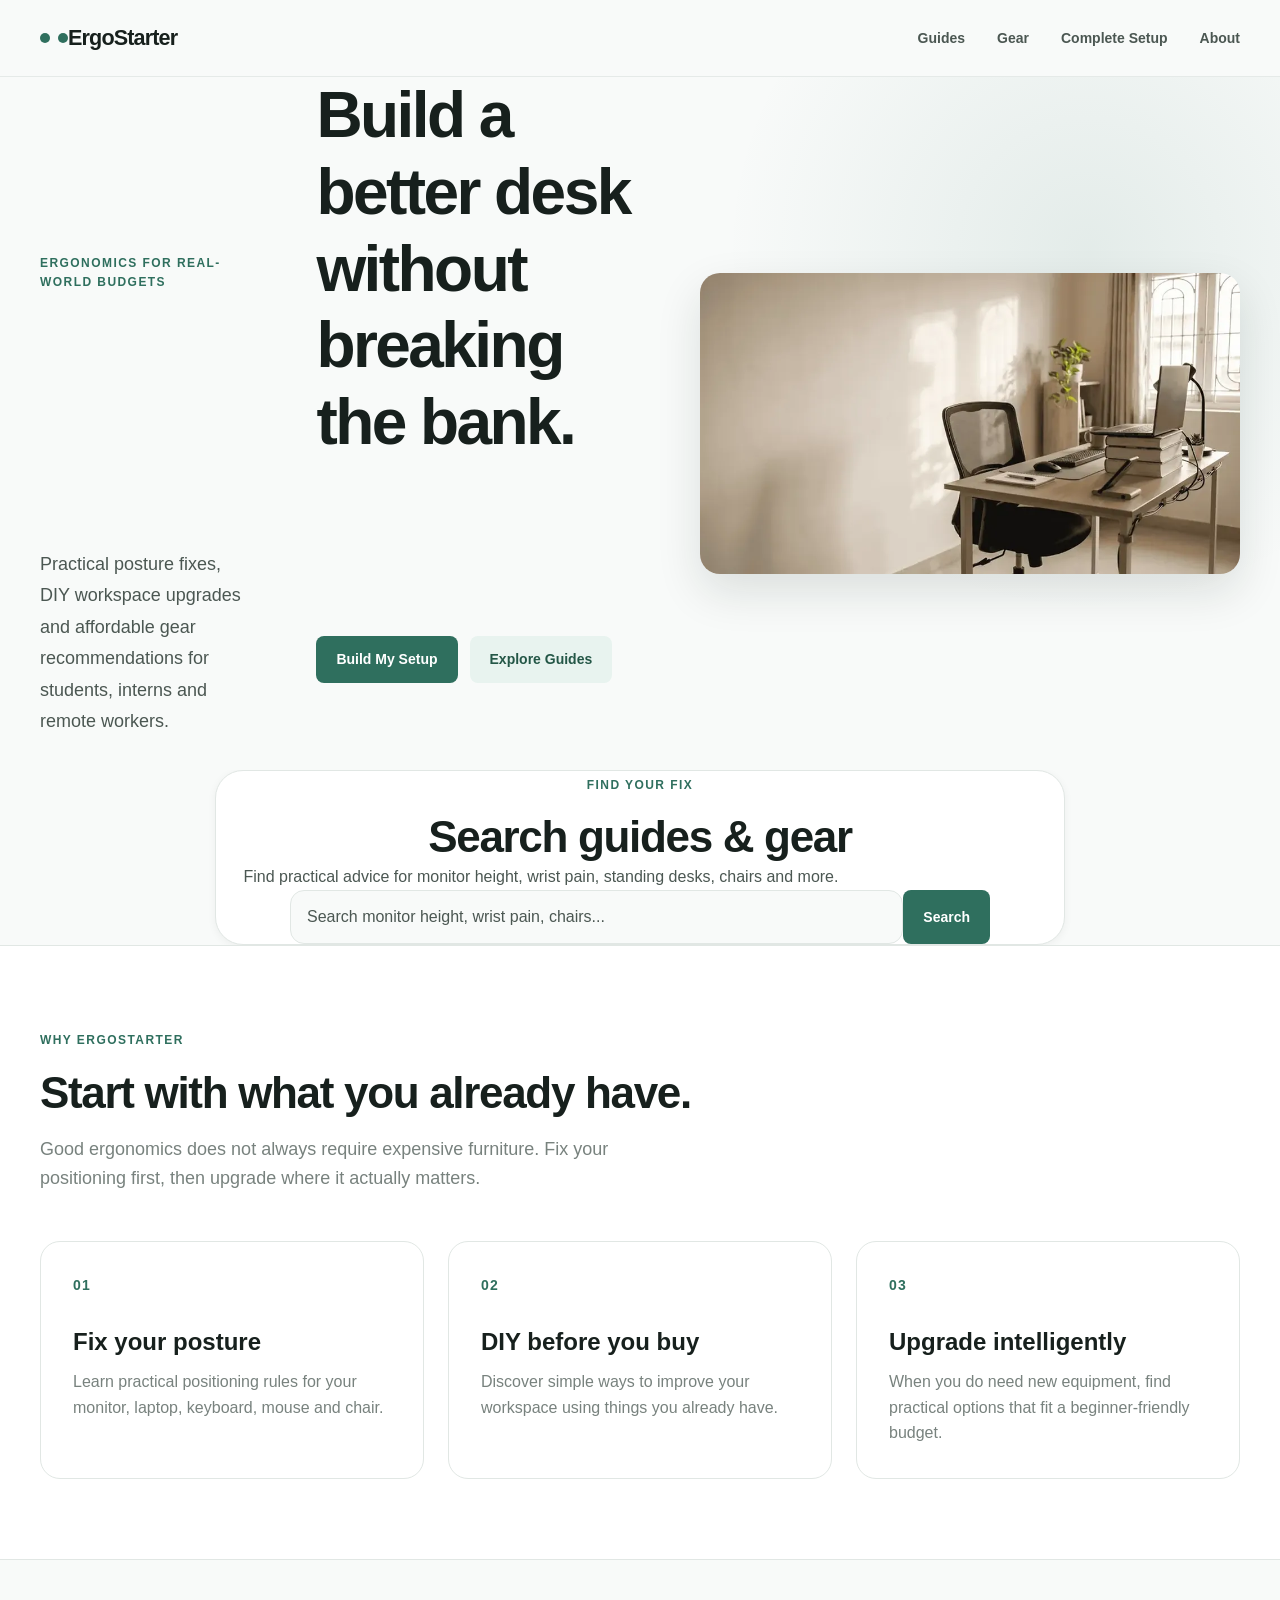
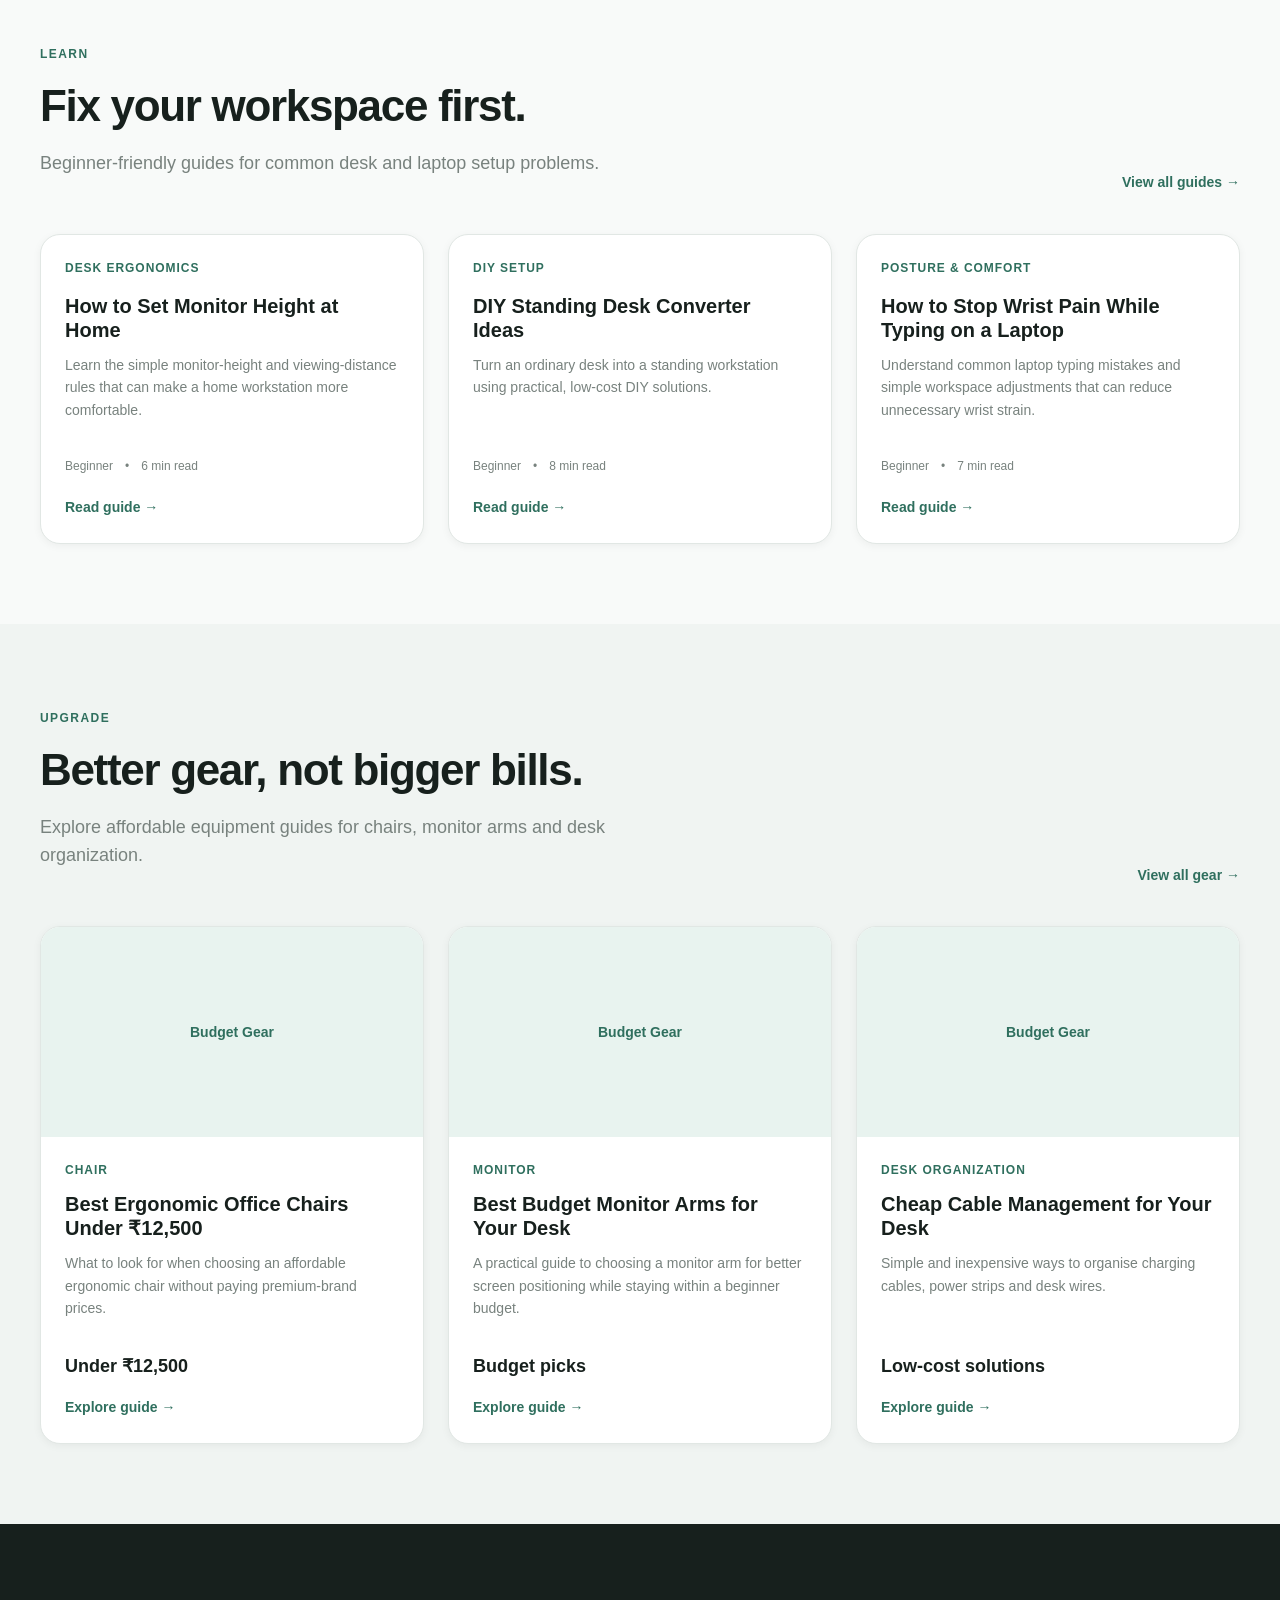
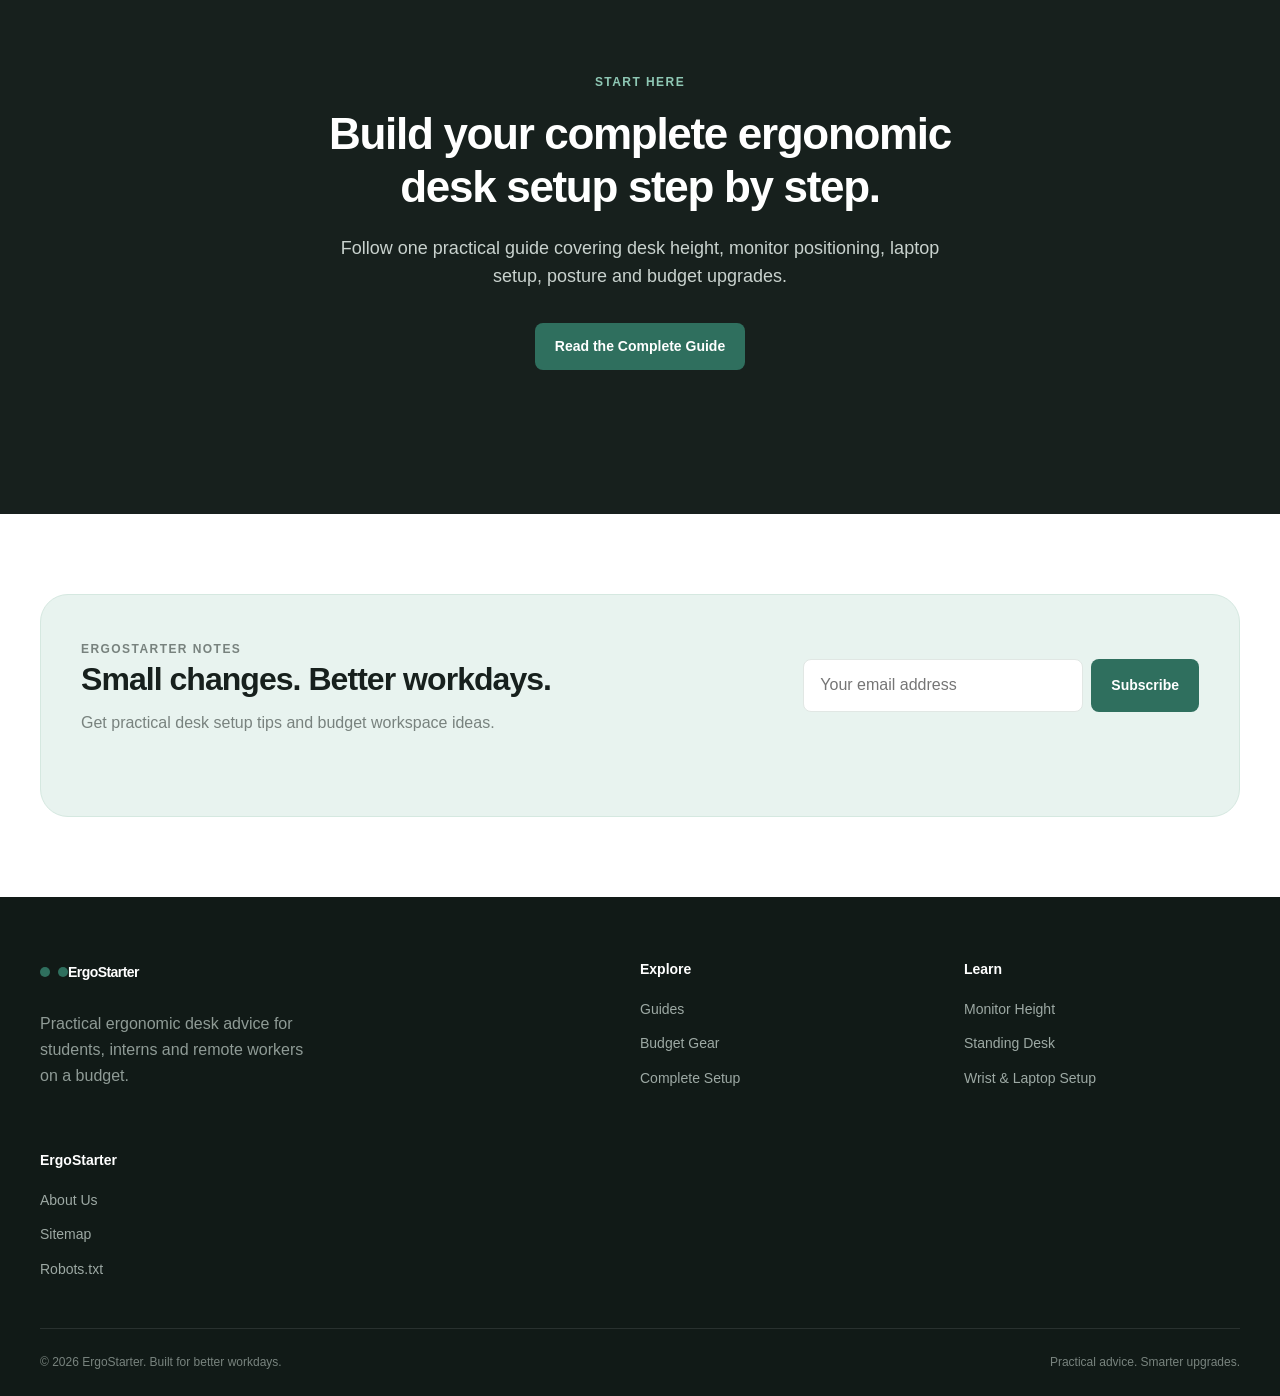
<file: index.html>
<!DOCTYPE html>
<html lang="en">

<head>
    <meta charset="UTF-8">

    <meta
        name="viewport"
        content="width=device-width, initial-scale=1.0"
    >

    <title>
        ErgoStarter | Budget Ergonomic Desk Setups for Beginners
    </title>

    <meta
        name="description"
        content="Build a comfortable ergonomic desk setup without spending a fortune. Practical posture guides, DIY workspace fixes and budget gear for students and remote workers."
    >

    <meta
        name="robots"
        content="index, follow"
    >

    <!-- Canonical will be updated once the final domain is selected -->
    <link
        rel="canonical"
        href="https://ergostarter.pro/"
    >

    <!-- Open Graph -->
    <meta
        property="og:type"
        content="website"
    >

    <meta
        property="og:title"
        content="ErgoStarter | Better Ergonomics. Smaller Budget."
    >

    <meta
        property="og:description"
        content="Practical ergonomic desk setups, posture fixes and affordable gear for students and remote workers."
    >

    <meta
        property="og:url"
        content="https://ergostarter.pro/"
    >

    <!-- Stylesheets -->
    <link
        rel="stylesheet"
        href="assets/css/style.css"
    >

    <link
        rel="stylesheet"
        href="assets/css/components.css"
    >

    <link
        rel="stylesheet"
        href="assets/css/responsive.css"
    >

<!-- Google tag (gtag.js) - Deferred for Core Web Vitals -->
<script>
  window.dataLayer = window.dataLayer || [];
  function gtag(){dataLayer.push(arguments);}
  gtag('js', new Date());
  (function() {
    var loaded = false;
    function loadGTM() {
      if (loaded) return;
      loaded = true;
      var s = document.createElement('script');
      s.async = true;
      s.src = 'https://www.googletagmanager.com/gtm.js?id=GTM-KK4GDS9F';
      document.head.appendChild(s);
    }
    window.addEventListener('load', function() { setTimeout(loadGTM, 2500); });
    ['scroll', 'mousemove', 'touchstart', 'keydown'].forEach(function(evt) {
      window.addEventListener(evt, loadGTM, { once: true, passive: true });
    });
  })();
</script>

<!-- OpenGraph Metadata -->
<meta property="og:type" content="website" />
<meta property="og:site_name" content="ErgoStarter" />
<meta property="og:title" content="ErgoStarter: Budget Ergonomic Desk Setups in India" />
<meta property="og:description" content="Practical posture fixes, DIY workspace improvements, and budget ergonomic desk gear under ₹5,000 for Indian students and WFH beginners." />
<meta property="og:url" content="https://ergostarter.pro/" />

<!-- JSON-LD Structured Data (Organization & WebSite) -->
<script type="application/ld+json">
{
  "@context": "https://schema.org",
  "@graph": [
    {
      "@type": "Organization",
      "@id": "https://ergostarter.pro/#organization",
      "name": "ErgoStarter",
      "url": "https://ergostarter.pro/",
      "description": "Budget ergonomic workspace design and posture optimization guides for Indian students and remote workers."
    },
    {
      "@type": "WebSite",
      "@id": "https://ergostarter.pro/#website",
      "url": "https://ergostarter.pro/",
      "name": "ErgoStarter",
      "publisher": {
        "@id": "https://ergostarter.pro/#organization"
      }
    }
  ]
}
</script>
<link rel="preload" as="image" href="/assets/images/hero/hero-homepage.webp" fetchpriority="high">
</head>


<body>

    <!-- ==========================================
         HEADER
         ========================================== -->

    <div id="site-header"></div>



    <!-- ==========================================
         MAIN CONTENT
         ========================================== -->

    <main>


        <!-- ======================================
             HERO
             ====================================== -->

        <section
            class="hero"
            aria-labelledby="hero-title"
        >

            <div class="container">

                <div class="hero-content">

                    <p class="eyebrow">
                        ERGONOMICS FOR REAL-WORLD BUDGETS
                    </p>


                    <h1 id="hero-title">
                        Build a better desk
                        without breaking the bank.
                    </h1>


                    <p class="hero-description">
                        Practical posture fixes, DIY workspace
                        upgrades and affordable gear recommendations
                        for students, interns and remote workers.
                    </p>


                    <div class="hero-actions">

                        <a
                            href="/budget-ergonomic-desk-setup-guide/"
                            class="btn btn-primary"
                        >
                            Build My Setup
                        </a>


                        <a
                            href="/guides/"
                            class="btn btn-secondary"
                        >
                            Explore Guides
                        </a>

                    </div>

                </div>


                <div class="hero-visual">
                    <img
                        src="/assets/images/hero/hero-homepage.webp"
                        alt="Budget ergonomic desk setup for a beginner working from home"
                        class="hero-image"
                        width="1400"
                        height="788"
                        loading="eager"
                        fetchpriority="high"
                    >
                </div>

            </div>

        </section>

        <section class="search-section" aria-labelledby="search-title">
            <div class="container">
                <div class="search-box">
                    <p class="eyebrow">Find your fix</p>

                    <h2 id="search-title">Search guides &amp; gear</h2>

                    <p class="search-description">
                        Find practical advice for monitor height, wrist pain,
                        standing desks, chairs and more.
                    </p>

                    <form id="search-form" class="search-form" role="search">
                        <label class="visually-hidden" for="site-search">
                            Search guides and gear
                        </label>

                        <input
                            id="site-search"
                            name="q"
                            type="search"
                            placeholder="Search monitor height, wrist pain, chairs..."
                            autocomplete="off"
                        >

                        <button class="btn btn-primary" type="submit">
                            Search
                        </button>
                    </form>

                    <div
                        id="search-results"
                        class="search-results"
                        hidden
                        aria-live="polite"
                    ></div>
                </div>
            </div>
        </section>



        <!-- ======================================
             TRUST / VALUE PROPOSITION
             ====================================== -->

        <section
            class="value-section"
            aria-labelledby="value-title"
        >

            <div class="container">

                <div class="section-heading">

                    <p class="eyebrow">
                        WHY ERGOSTARTER
                    </p>

                    <h2 id="value-title">
                        Start with what you already have.
                    </h2>

                    <p>
                        Good ergonomics does not always require
                        expensive furniture. Fix your positioning
                        first, then upgrade where it actually matters.
                    </p>

                </div>


                <div class="value-grid">

                    <article class="value-card">

                        <span
                            class="value-card-number"
                            aria-hidden="true"
                        >
                            01
                        </span>

                        <h3>
                            Fix your posture
                        </h3>

                        <p>
                            Learn practical positioning rules
                            for your monitor, laptop, keyboard,
                            mouse and chair.
                        </p>

                    </article>


                    <article class="value-card">

                        <span
                            class="value-card-number"
                            aria-hidden="true"
                        >
                            02
                        </span>

                        <h3>
                            DIY before you buy
                        </h3>

                        <p>
                            Discover simple ways to improve your
                            workspace using things you already have.
                        </p>

                    </article>


                    <article class="value-card">

                        <span
                            class="value-card-number"
                            aria-hidden="true"
                        >
                            03
                        </span>

                        <h3>
                            Upgrade intelligently
                        </h3>

                        <p>
                            When you do need new equipment,
                            find practical options that fit a
                            beginner-friendly budget.
                        </p>

                    </article>

                </div>

            </div>

        </section>



        <!-- ======================================
             GUIDES
             ====================================== -->

        <section
            class="guides-section section"
            aria-labelledby="guides-title"
        >

            <div class="container">

                <div class="section-header-row">

                    <div class="section-heading">

                        <p class="eyebrow">
                            LEARN
                        </p>

                        <h2 id="guides-title">
                            Fix your workspace first.
                        </h2>

                        <p>
                            Beginner-friendly guides for common
                            desk and laptop setup problems.
                        </p>

                    </div>


                    <a
                        href="/guides/"
                        class="section-link"
                    >
                        View all guides →
                    </a>

                </div>


                <div
                    class="guide-grid"
                    id="featured-guides"
                >

                    <!--
                        Guide cards will be generated dynamically
                        using JavaScript.
                    -->

                </div>

            </div>

        </section>



        <!-- ======================================
             BUDGET GEAR
             ====================================== -->

        <section
            class="gear-section section"
            aria-labelledby="gear-title"
        >

            <div class="container">

                <div class="section-header-row">

                    <div class="section-heading">

                        <p class="eyebrow">
                            UPGRADE
                        </p>

                        <h2 id="gear-title">
                            Better gear, not bigger bills.
                        </h2>

                        <p>
                            Explore affordable equipment guides
                            for chairs, monitor arms and desk
                            organization.
                        </p>

                    </div>


                    <a
                        href="/gear/"
                        class="section-link"
                    >
                        View all gear →
                    </a>

                </div>


                <div
                    class="gear-grid"
                    id="featured-gear"
                >

                    <!--
                        Gear cards will be generated dynamically
                        using JavaScript.
                    -->

                </div>

            </div>

        </section>



        <!-- ======================================
             COMPLETE SETUP CTA
             ====================================== -->

        <section
            class="setup-cta section"
            aria-labelledby="setup-title"
        >

            <div class="container">

                <div class="cta-content">

                    <p class="eyebrow">
                        START HERE
                    </p>

                    <h2 id="setup-title">
                        Build your complete ergonomic
                        desk setup step by step.
                    </h2>

                    <p>
                        Follow one practical guide covering
                        desk height, monitor positioning,
                        laptop setup, posture and budget upgrades.
                    </p>

                    <a
                        href="/budget-ergonomic-desk-setup-guide/"
                        class="btn btn-primary"
                    >
                        Read the Complete Guide
                    </a>

                </div>

            </div>

        </section>



        <!-- ======================================
             NEWSLETTER
             ====================================== -->

        <section
            class="newsletter-section section"
            aria-labelledby="newsletter-title"
        >

            <div class="container">

                <div class="newsletter">

                    <div>

                        <p class="eyebrow">
                            ERGOSTARTER NOTES
                        </p>

                        <h2 id="newsletter-title">
                            Small changes. Better workdays.
                        </h2>

                        <p>
                            Get practical desk setup tips and
                            budget workspace ideas.
                        </p>

                    </div>


                    <form
                        class="newsletter-form"
                        id="newsletter-form"
                    >

                        <label
                            for="newsletter-email"
                            class="visually-hidden"
                        >
                            Email address
                        </label>

                        <input
                            type="email"
                            id="newsletter-email"
                            name="email"
                            placeholder="Your email address"
                            autocomplete="email"
                            required
                        >

                        <button
                            type="submit"
                            class="btn btn-primary"
                        >
                            Subscribe
                        </button>

                    </form>


                    <p
                        class="form-message"
                        id="newsletter-message"
                        aria-live="polite"
                    ></p>

                </div>

            </div>

        </section>

    </main>



    <!-- ==========================================
         FOOTER
         ========================================== -->

    <div id="site-footer"></div>



    <!-- JavaScript -->

    <script
        src="assets/js/data.js"
        defer
    ></script>

    <script
        src="assets/js/components.js"
        defer
    ></script>

    <script
        src="assets/js/main.js"
        defer
    ></script>

    <script
        src="assets/js/search.js"
        defer
    ></script>

</body>

</html>
</file>
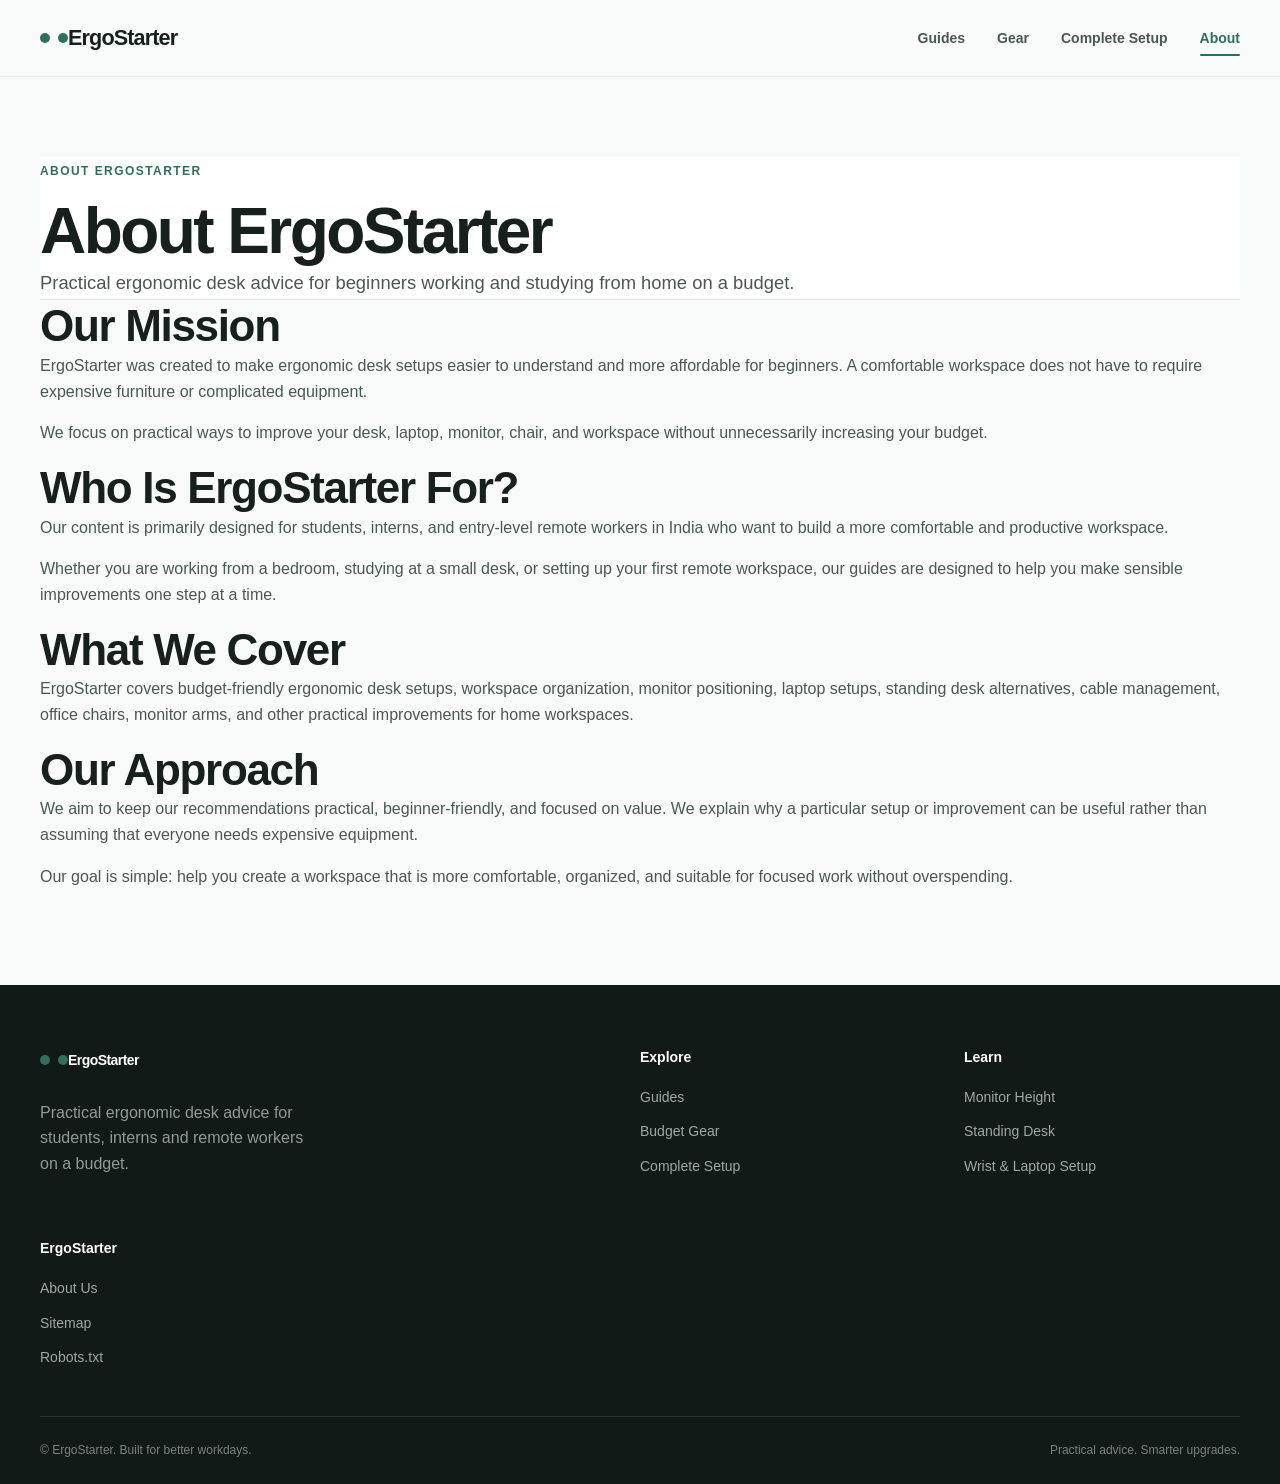
<file: about/index.html>
<!DOCTYPE html>
<html lang="en">
<head>
    <meta charset="UTF-8">
    <meta name="viewport" content="width=device-width, initial-scale=1.0">

    <title>About ErgoStarter | Affordable Ergonomic Desk Setups</title>

    <meta
        name="description"
        content="Learn about ErgoStarter and our mission to help students, interns, and beginner remote workers in India create affordable ergonomic desk setups."
    >

    <link rel="canonical" href="https://ergostarter.pro/about/">

    <link rel="stylesheet" href="/assets/css/style.css">
    <link rel="stylesheet" href="/assets/css/components.css">
    <link rel="stylesheet" href="/assets/css/responsive.css">

<!-- Google tag (gtag.js) - Deferred for Core Web Vitals -->
<script>
  window.dataLayer = window.dataLayer || [];
  function gtag(){dataLayer.push(arguments);}
  gtag('js', new Date());
  (function() {
    var loaded = false;
    function loadGTM() {
      if (loaded) return;
      loaded = true;
      var s = document.createElement('script');
      s.async = true;
      s.src = 'https://www.googletagmanager.com/gtm.js?id=GTM-KK4GDS9F';
      document.head.appendChild(s);
    }
    window.addEventListener('load', function() { setTimeout(loadGTM, 2500); });
    ['scroll', 'mousemove', 'touchstart', 'keydown'].forEach(function(evt) {
      window.addEventListener(evt, loadGTM, { once: true, passive: true });
    });
  })();
</script>

<!-- OpenGraph Metadata -->
<meta property="og:type" content="website" />
<meta property="og:site_name" content="ErgoStarter" />
<meta property="og:title" content="ErgoStarter: Budget Ergonomic Desk Setups in India" />
<meta property="og:description" content="Practical posture fixes, DIY workspace improvements, and budget ergonomic desk gear under ₹5,000 for Indian students and WFH beginners." />
<meta property="og:url" content="https://ergostarter.pro/" />

<!-- JSON-LD Structured Data (Organization & WebSite) -->
<script type="application/ld+json">
{
  "@context": "https://schema.org",
  "@graph": [
    {
      "@type": "Organization",
      "@id": "https://ergostarter.pro/#organization",
      "name": "ErgoStarter",
      "url": "https://ergostarter.pro/",
      "description": "Budget ergonomic workspace design and posture optimization guides for Indian students and remote workers."
    },
    {
      "@type": "WebSite",
      "@id": "https://ergostarter.pro/#website",
      "url": "https://ergostarter.pro/",
      "name": "ErgoStarter",
      "publisher": {
        "@id": "https://ergostarter.pro/#organization"
      }
    }
  ]
}
</script>
</head>

<body>

    <div id="site-header"></div>

    <main>

        <section class="section">
            <div class="container">

                <div class="article-header">

                    <p class="eyebrow">ABOUT ERGOSTARTER</p>

                    <h1>About ErgoStarter</h1>

                    <p class="article-intro">
                        Practical ergonomic desk advice for beginners
                        working and studying from home on a budget.
                    </p>

                </div>

                <div class="article-content">

                    <h2>Our Mission</h2>

                    <p>
                        ErgoStarter was created to make ergonomic desk setups
                        easier to understand and more affordable for beginners.
                        A comfortable workspace does not have to require
                        expensive furniture or complicated equipment.
                    </p>

                    <p>
                        We focus on practical ways to improve your desk,
                        laptop, monitor, chair, and workspace without
                        unnecessarily increasing your budget.
                    </p>

                    <h2>Who Is ErgoStarter For?</h2>

                    <p>
                        Our content is primarily designed for students,
                        interns, and entry-level remote workers in India who
                        want to build a more comfortable and productive
                        workspace.
                    </p>

                    <p>
                        Whether you are working from a bedroom, studying at a
                        small desk, or setting up your first remote workspace,
                        our guides are designed to help you make sensible
                        improvements one step at a time.
                    </p>

                    <h2>What We Cover</h2>

                    <p>
                        ErgoStarter covers budget-friendly ergonomic desk
                        setups, workspace organization, monitor positioning,
                        laptop setups, standing desk alternatives, cable
                        management, office chairs, monitor arms, and other
                        practical improvements for home workspaces.
                    </p>

                    <h2>Our Approach</h2>

                    <p>
                        We aim to keep our recommendations practical,
                        beginner-friendly, and focused on value. We explain
                        why a particular setup or improvement can be useful
                        rather than assuming that everyone needs expensive
                        equipment.
                    </p>

                    <p>
                        Our goal is simple: help you create a workspace that
                        is more comfortable, organized, and suitable for
                        focused work without overspending.
                    </p>

                </div>

            </div>
        </section>

    </main>

    <div id="site-footer"></div>

    <script src="/assets/js/components.js"></script>

</body>
</html>
</file>
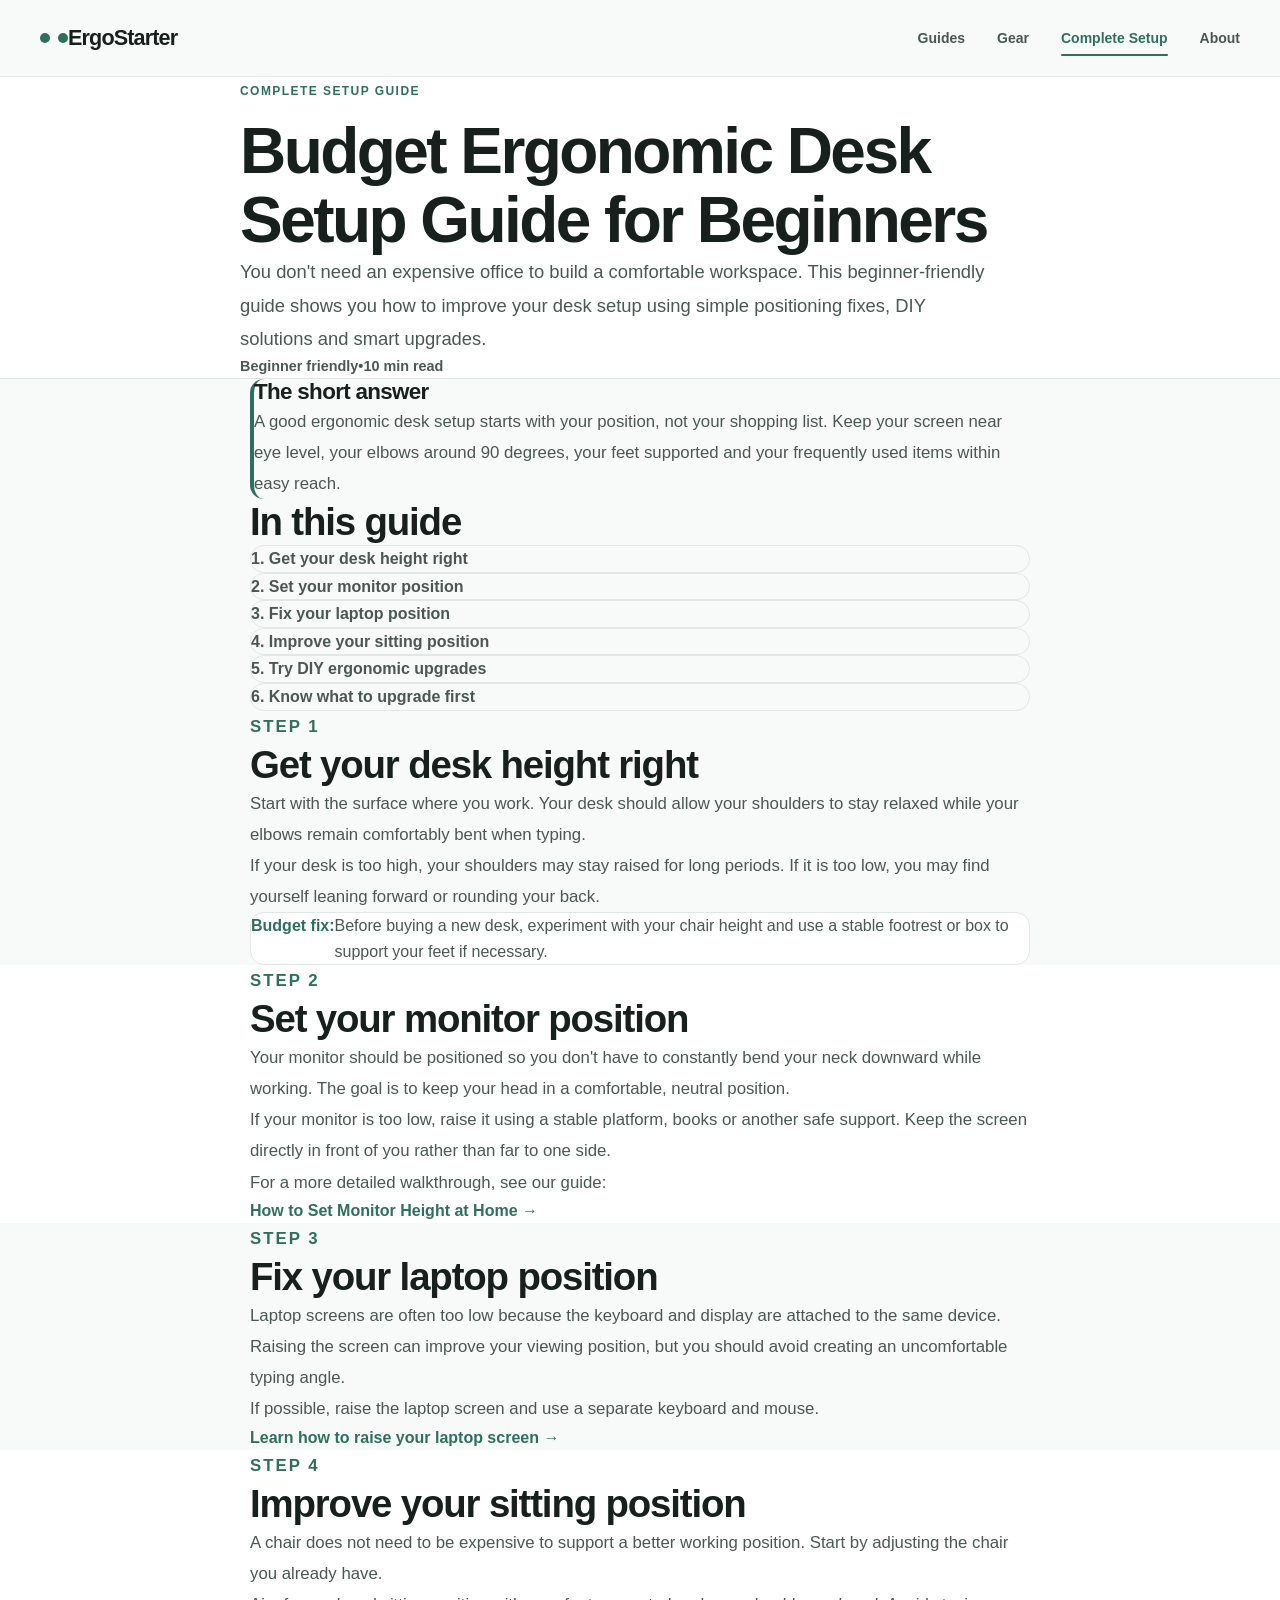
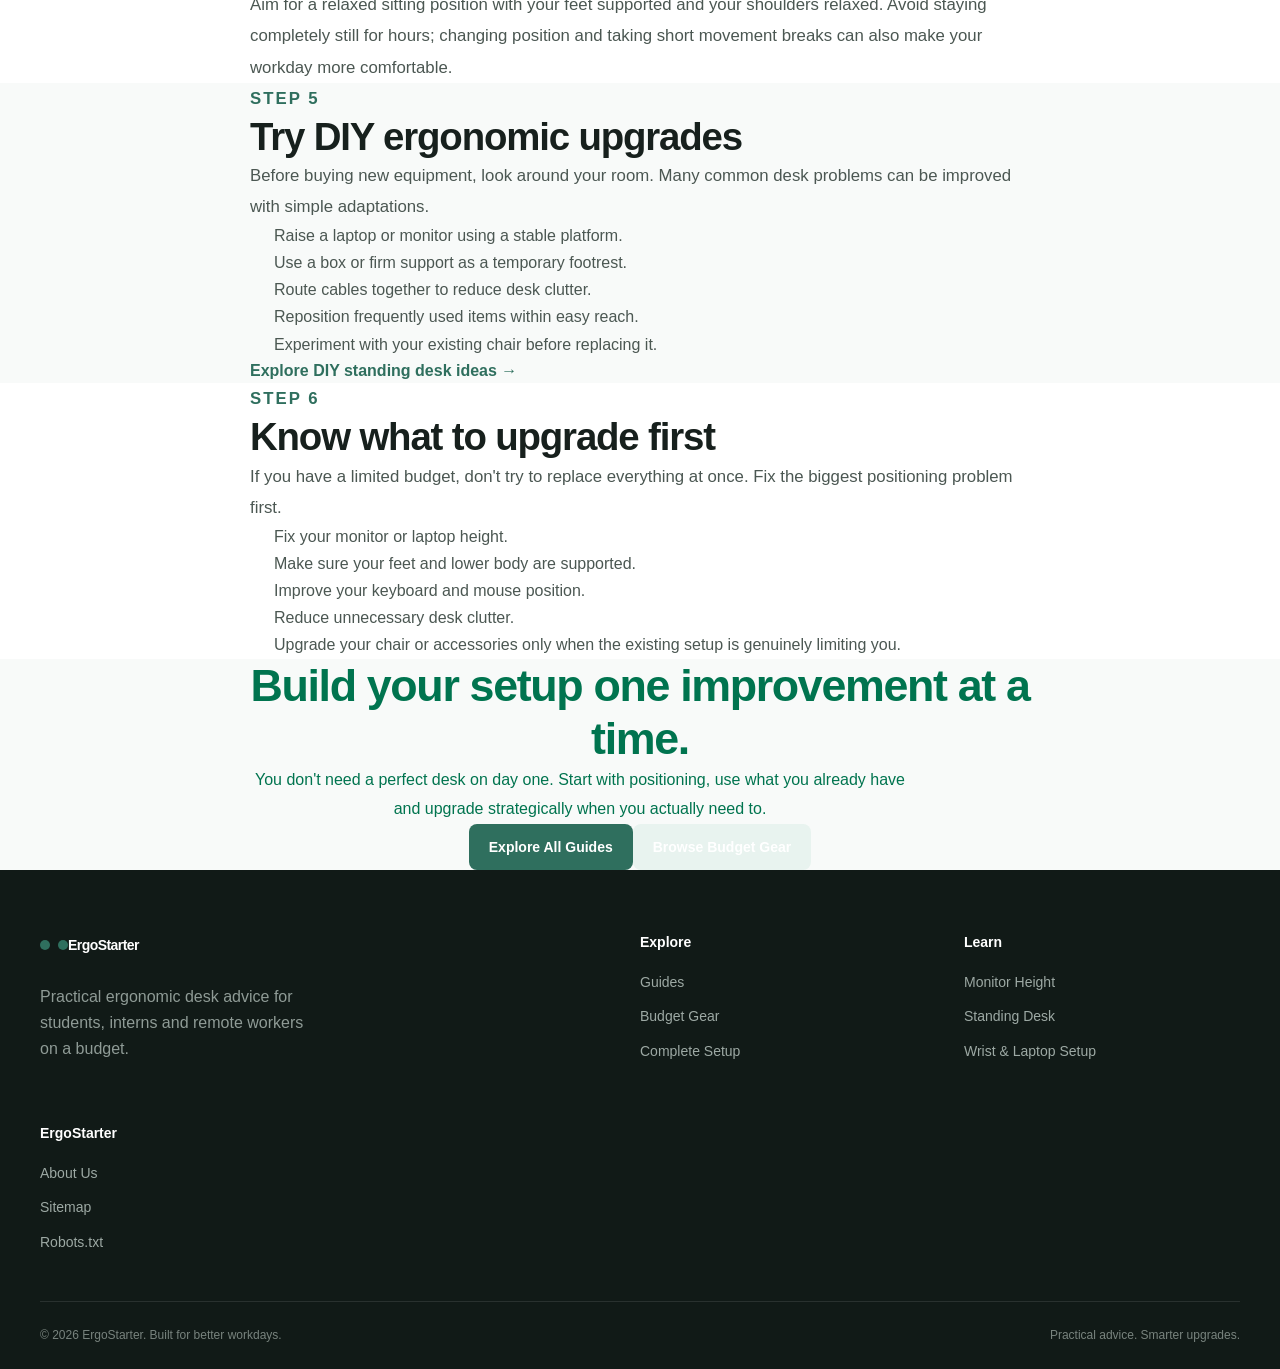
<file: budget-ergonomic-desk-setup-guide/index.html>
<!DOCTYPE html>
<html lang="en">
<head>
    <meta charset="UTF-8">

    <meta
        name="viewport"
        content="width=device-width, initial-scale=1.0"
    >

    <title>
        Budget Ergonomic Desk Setup Guide for Beginners | ErgoStarter
    </title>

    <meta
        name="description"
        content="Build a comfortable ergonomic desk setup on a budget. Learn the correct desk height, monitor position, laptop setup, posture basics and smart DIY upgrades."
    >

    <meta
        name="robots"
        content="index, follow"
    >

    <link
        rel="canonical"
        href="https://ergostarter.pro/budget-ergonomic-desk-setup-guide/"
    >

    <meta
        property="og:title"
        content="Budget Ergonomic Desk Setup Guide for Beginners"
    >

    <meta
        property="og:description"
        content="A practical beginner-friendly guide to building a comfortable ergonomic desk setup without spending a fortune."
    >

    <meta
        property="og:type"
        content="article"
    >

    <link
        rel="stylesheet"
        href="../assets/css/style.css"
    >

    <link
        rel="stylesheet"
        href="../assets/css/components.css"
    >

    <link
        rel="stylesheet"
        href="../assets/css/responsive.css"
    >

<!-- Google tag (gtag.js) - Deferred for Core Web Vitals -->
<script>
  window.dataLayer = window.dataLayer || [];
  function gtag(){dataLayer.push(arguments);}
  gtag('js', new Date());
  (function() {
    var loaded = false;
    function loadGTM() {
      if (loaded) return;
      loaded = true;
      var s = document.createElement('script');
      s.async = true;
      s.src = 'https://www.googletagmanager.com/gtm.js?id=GTM-KK4GDS9F';
      document.head.appendChild(s);
    }
    window.addEventListener('load', function() { setTimeout(loadGTM, 2500); });
    ['scroll', 'mousemove', 'touchstart', 'keydown'].forEach(function(evt) {
      window.addEventListener(evt, loadGTM, { once: true, passive: true });
    });
  })();
</script>

<!-- OpenGraph Metadata -->
<meta property="og:type" content="website" />
<meta property="og:site_name" content="ErgoStarter" />
<meta property="og:title" content="ErgoStarter: Budget Ergonomic Desk Setups in India" />
<meta property="og:description" content="Practical posture fixes, DIY workspace improvements, and budget ergonomic desk gear under ₹5,000 for Indian students and WFH beginners." />
<meta property="og:url" content="https://ergostarter.pro/" />

<!-- JSON-LD Structured Data (Organization & WebSite) -->
<script type="application/ld+json">
{
  "@context": "https://schema.org",
  "@graph": [
    {
      "@type": "Organization",
      "@id": "https://ergostarter.pro/#organization",
      "name": "ErgoStarter",
      "url": "https://ergostarter.pro/",
      "description": "Budget ergonomic workspace design and posture optimization guides for Indian students and remote workers."
    },
    {
      "@type": "WebSite",
      "@id": "https://ergostarter.pro/#website",
      "url": "https://ergostarter.pro/",
      "name": "ErgoStarter",
      "publisher": {
        "@id": "https://ergostarter.pro/#organization"
      }
    }
  ]
}
</script>
</head>

<body>

    <div id="site-header"></div>

    <main>

        <!-- Article Header -->
        <article class="article-page">

            <header class="article-header">
                <div class="content-container">

                    <p class="eyebrow">
                        Complete Setup Guide
                    </p>

                    <h1>
                        Budget Ergonomic Desk Setup Guide for Beginners
                    </h1>

                    <p class="article-intro">
                        You don't need an expensive office to build a
                        comfortable workspace. This beginner-friendly guide
                        shows you how to improve your desk setup using simple
                        positioning fixes, DIY solutions and smart upgrades.
                    </p>

                    <div class="article-meta">
                        <span>Beginner friendly</span>
                        <span>•</span>
                        <span>10 min read</span>
                    </div>

                </div>
            </header>


            <!-- Quick Answer -->
            <section class="article-section">
                <div class="content-container">

                    <div class="article-highlight">

                        <h2>
                            The short answer
                        </h2>

                        <p>
                            A good ergonomic desk setup starts with your
                            position, not your shopping list. Keep your
                            screen near eye level, your elbows around
                            90 degrees, your feet supported and your
                            frequently used items within easy reach.
                        </p>

                    </div>

                </div>
            </section>


            <!-- Table of Contents -->
            <section class="article-section">
                <div class="content-container">

                    <h2>
                        In this guide
                    </h2>

                    <nav
                        class="article-toc"
                        aria-label="Table of contents"
                    >

                        <a href="#desk-height">
                            1. Get your desk height right
                        </a>

                        <a href="#monitor-position">
                            2. Set your monitor position
                        </a>

                        <a href="#laptop-setup">
                            3. Fix your laptop position
                        </a>

                        <a href="#chair-posture">
                            4. Improve your sitting position
                        </a>

                        <a href="#diy-upgrades">
                            5. Try DIY ergonomic upgrades
                        </a>

                        <a href="#upgrade-priority">
                            6. Know what to upgrade first
                        </a>

                    </nav>

                </div>
            </section>


            <!-- Section 1 -->
            <section
                id="desk-height"
                class="article-section"
            >

                <div class="content-container">

                    <p class="eyebrow">
                        Step 1
                    </p>

                    <h2>
                        Get your desk height right
                    </h2>

                    <p>
                        Start with the surface where you work. Your desk
                        should allow your shoulders to stay relaxed while
                        your elbows remain comfortably bent when typing.
                    </p>

                    <p>
                        If your desk is too high, your shoulders may stay
                        raised for long periods. If it is too low, you may
                        find yourself leaning forward or rounding your back.
                    </p>

                    <div class="article-tip">

                        <strong>
                            Budget fix:
                        </strong>

                        <span>
                            Before buying a new desk, experiment with your
                            chair height and use a stable footrest or box
                            to support your feet if necessary.
                        </span>

                    </div>

                </div>

            </section>


            <!-- Section 2 -->
            <section
                id="monitor-position"
                class="article-section article-section-alt"
            >

                <div class="content-container">

                    <p class="eyebrow">
                        Step 2
                    </p>

                    <h2>
                        Set your monitor position
                    </h2>

                    <p>
                        Your monitor should be positioned so you don't have
                        to constantly bend your neck downward while working.
                        The goal is to keep your head in a comfortable,
                        neutral position.
                    </p>

                    <p>
                        If your monitor is too low, raise it using a stable
                        platform, books or another safe support. Keep the
                        screen directly in front of you rather than far to
                        one side.
                    </p>

                    <p>
                        For a more detailed walkthrough, see our guide:
                    </p>

                    <a
                        class="article-inline-link"
                        href="/guides/monitor-height/"
                    >
                        How to Set Monitor Height at Home →
                    </a>

                </div>

            </section>


            <!-- Section 3 -->
            <section
                id="laptop-setup"
                class="article-section"
            >

                <div class="content-container">

                    <p class="eyebrow">
                        Step 3
                    </p>

                    <h2>
                        Fix your laptop position
                    </h2>

                    <p>
                        Laptop screens are often too low because the keyboard
                        and display are attached to the same device. Raising
                        the screen can improve your viewing position, but you
                        should avoid creating an uncomfortable typing angle.
                    </p>

                    <p>
                        If possible, raise the laptop screen and use a
                        separate keyboard and mouse.
                    </p>

                    <a
                        class="article-inline-link"
                        href="/guides/laptop-setup/"
                    >
                        Learn how to raise your laptop screen →
                    </a>

                </div>

            </section>


            <!-- Section 4 -->
            <section
                id="chair-posture"
                class="article-section article-section-alt"
            >

                <div class="content-container">

                    <p class="eyebrow">
                        Step 4
                    </p>

                    <h2>
                        Improve your sitting position
                    </h2>

                    <p>
                        A chair does not need to be expensive to support a
                        better working position. Start by adjusting the chair
                        you already have.
                    </p>

                    <p>
                        Aim for a relaxed sitting position with your feet
                        supported and your shoulders relaxed. Avoid staying
                        completely still for hours; changing position and
                        taking short movement breaks can also make your
                        workday more comfortable.
                    </p>

                </div>

            </section>


            <!-- Section 5 -->
            <section
                id="diy-upgrades"
                class="article-section"
            >

                <div class="content-container">

                    <p class="eyebrow">
                        Step 5
                    </p>

                    <h2>
                        Try DIY ergonomic upgrades
                    </h2>

                    <p>
                        Before buying new equipment, look around your room.
                        Many common desk problems can be improved with
                        simple adaptations.
                    </p>

                    <ul class="article-list">

                        <li>
                            Raise a laptop or monitor using a stable platform.
                        </li>

                        <li>
                            Use a box or firm support as a temporary footrest.
                        </li>

                        <li>
                            Route cables together to reduce desk clutter.
                        </li>

                        <li>
                            Reposition frequently used items within easy reach.
                        </li>

                        <li>
                            Experiment with your existing chair before
                            replacing it.
                        </li>

                    </ul>

                    <a
                        class="article-inline-link"
                        href="/guides/standing-desk/"
                    >
                        Explore DIY standing desk ideas →
                    </a>

                </div>

            </section>


            <!-- Section 6 -->
            <section
                id="upgrade-priority"
                class="article-section article-section-alt"
            >

                <div class="content-container">

                    <p class="eyebrow">
                        Step 6
                    </p>

                    <h2>
                        Know what to upgrade first
                    </h2>

                    <p>
                        If you have a limited budget, don't try to replace
                        everything at once. Fix the biggest positioning
                        problem first.
                    </p>

                    <ol class="article-list">

                        <li>
                            Fix your monitor or laptop height.
                        </li>

                        <li>
                            Make sure your feet and lower body are supported.
                        </li>

                        <li>
                            Improve your keyboard and mouse position.
                        </li>

                        <li>
                            Reduce unnecessary desk clutter.
                        </li>

                        <li>
                            Upgrade your chair or accessories only when
                            the existing setup is genuinely limiting you.
                        </li>

                    </ol>

                </div>

            </section>


            <!-- Final CTA -->
            <section class="article-cta">

                <div class="content-container">

                    <h2>
                        Build your setup one improvement at a time.
                    </h2>

                    <p>
                        You don't need a perfect desk on day one. Start with
                        positioning, use what you already have and upgrade
                        strategically when you actually need to.
                    </p>

                    <div class="article-cta-actions">

                        <a
                            class="btn btn-primary"
                            href="/guides/"
                        >
                            Explore All Guides
                        </a>

                        <a
                            class="btn btn-secondary"
                            href="/gear/"
                        >
                            Browse Budget Gear
                        </a>

                    </div>

                </div>

            </section>

        </article>

    </main>

    <div id="site-footer"></div>


    <script src="../assets/js/data.js" defer></script>
    <script src="../assets/js/components.js" defer></script>
    <script src="../assets/js/main.js" defer></script>
    <script src="../assets/js/search.js" defer></script>

</body>
</html>
</file>
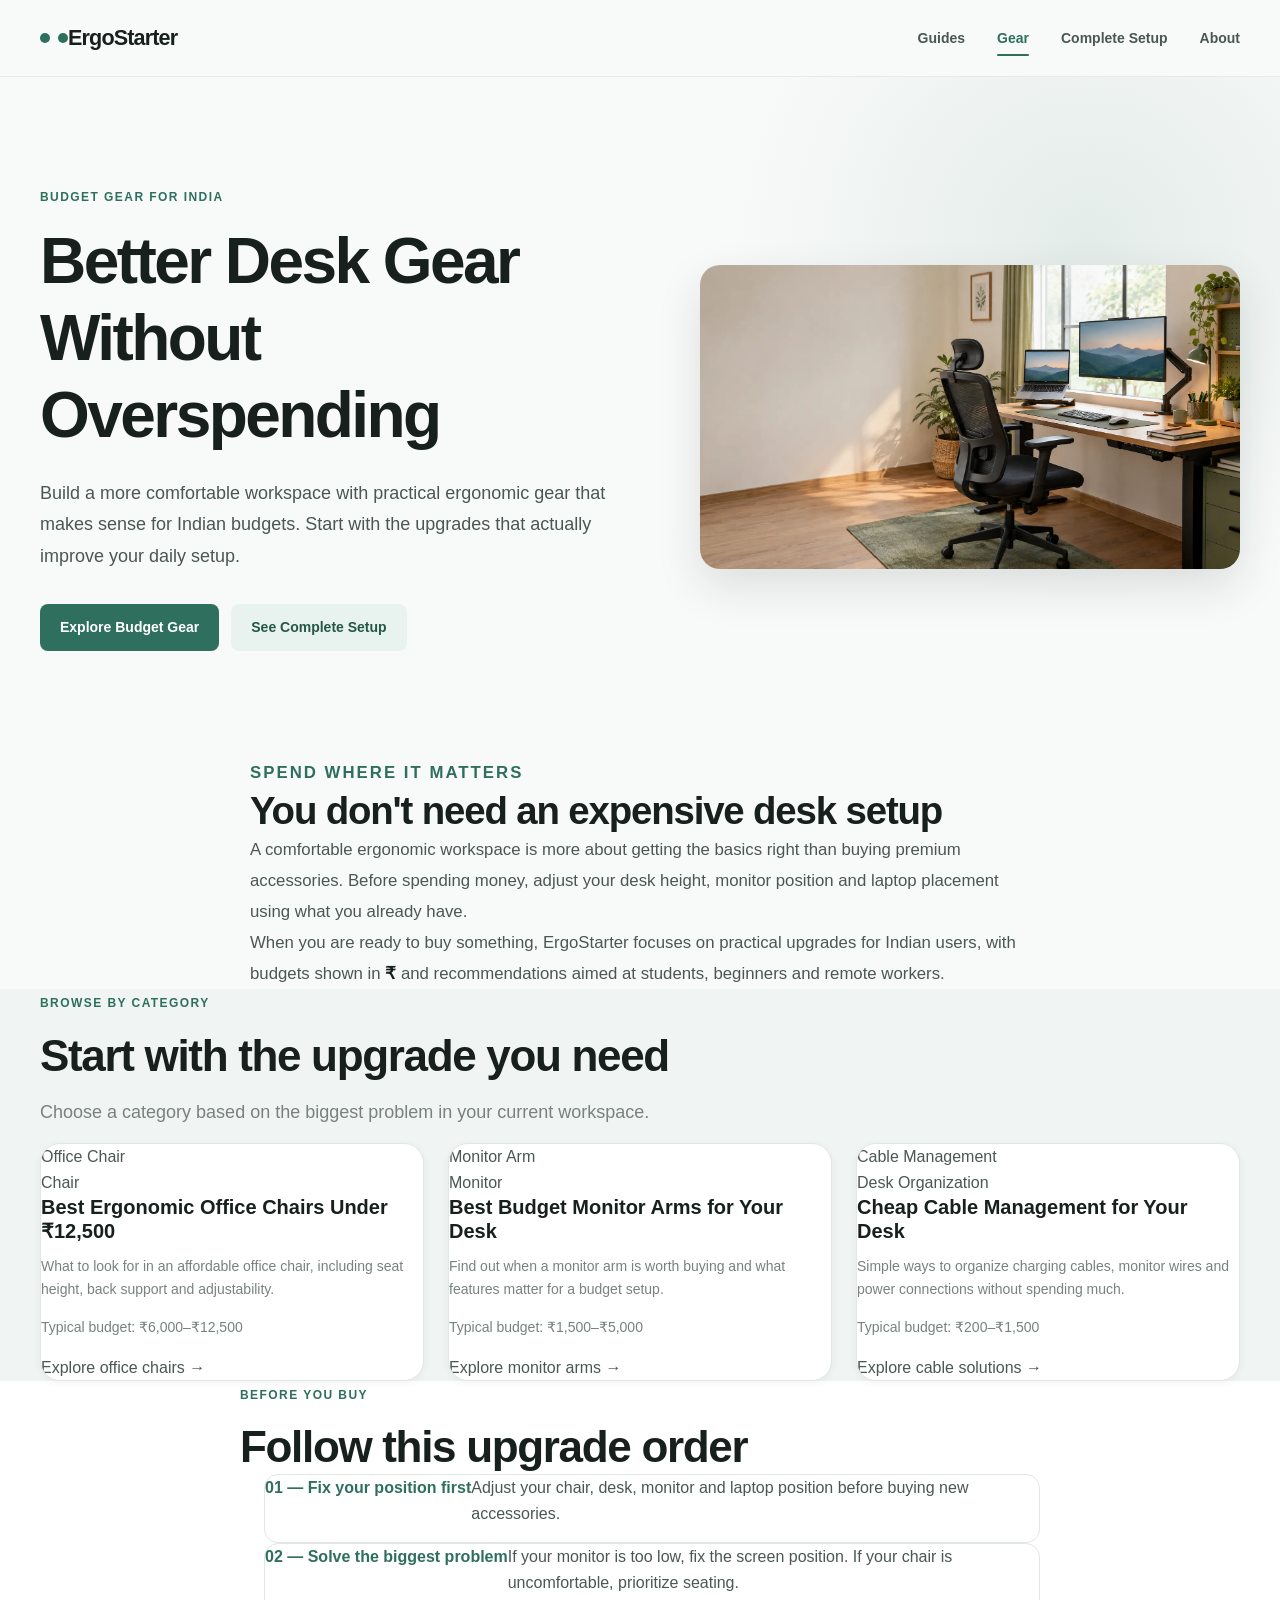
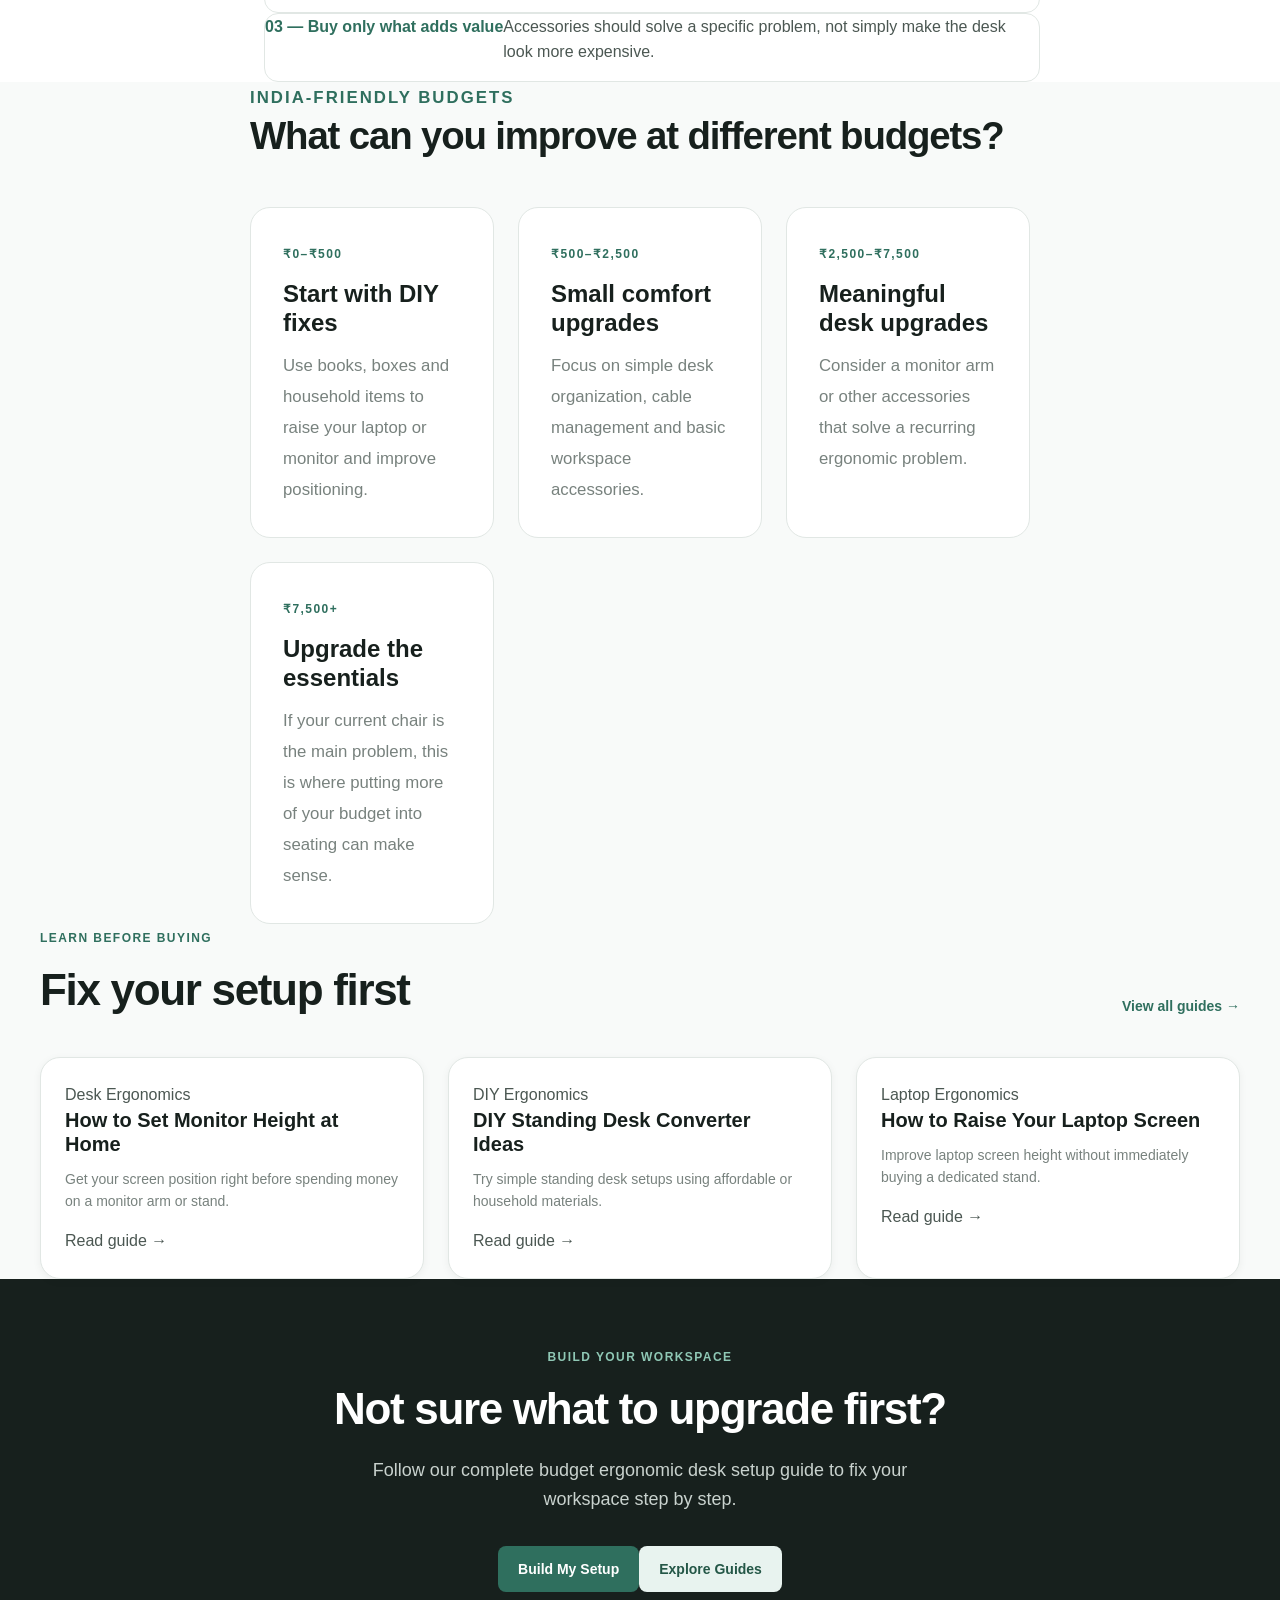
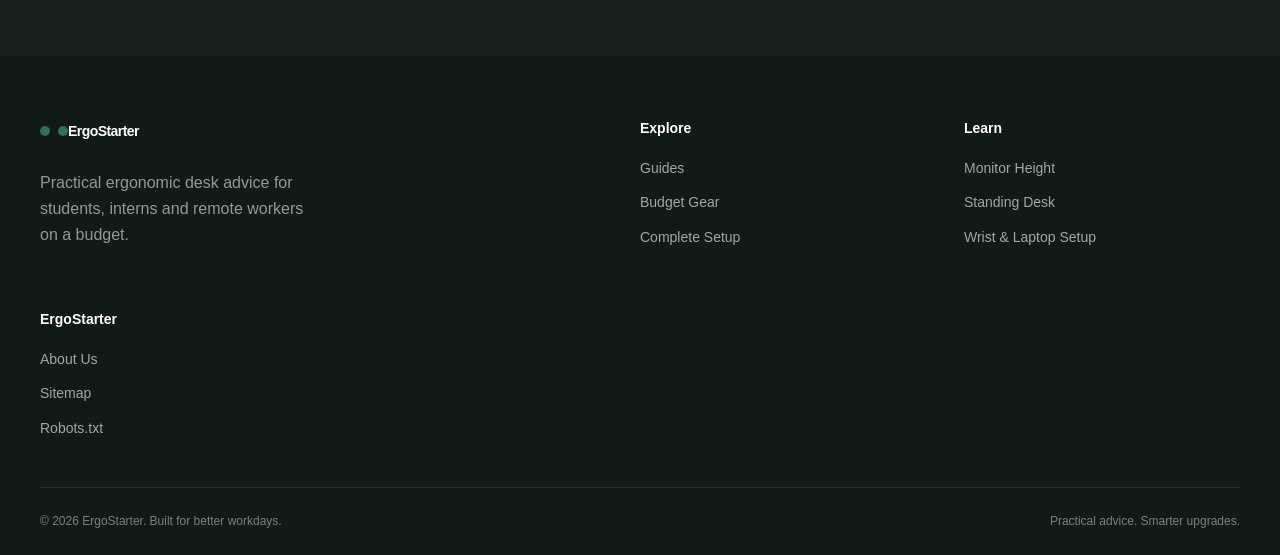
<file: gear/index.html>
<!DOCTYPE html>
<html lang="en">
<head>
    <meta charset="UTF-8">

    <meta
        name="viewport"
        content="width=device-width, initial-scale=1.0"
    >

    <title>Budget Ergonomic Desk Gear for India | ErgoStarter</title>

    <meta
        name="description"
        content="Find practical ergonomic desk gear in India without overspending. Compare budget office chairs, monitor arms and cable management solutions for beginner-friendly workspaces."
    >

    <meta
        name="robots"
        content="index, follow"
    >

    <link
        rel="canonical"
        href="https://ergostarter.pro/gear/"
    >

    <!-- Open Graph -->
    <meta
        property="og:title"
        content="Budget Ergonomic Desk Gear for India | ErgoStarter"
    >

    <meta
        property="og:description"
        content="Budget-friendly ergonomic desk gear for Indian students, beginners and remote workers."
    >

    <meta
        property="og:type"
        content="website"
    >

    <meta
        property="og:url"
        content="https://ergostarter.pro/gear/"
    >

    <!-- Styles -->
    <link
        rel="stylesheet"
        href="../assets/css/style.css"
    >

    <link
        rel="stylesheet"
        href="../assets/css/components.css"
    >

    <link
        rel="stylesheet"
        href="../assets/css/responsive.css"
    >

<!-- Google tag (gtag.js) - Deferred for Core Web Vitals -->
<script>
  window.dataLayer = window.dataLayer || [];
  function gtag(){dataLayer.push(arguments);}
  gtag('js', new Date());
  (function() {
    var loaded = false;
    function loadGTM() {
      if (loaded) return;
      loaded = true;
      var s = document.createElement('script');
      s.async = true;
      s.src = 'https://www.googletagmanager.com/gtm.js?id=GTM-KK4GDS9F';
      document.head.appendChild(s);
    }
    window.addEventListener('load', function() { setTimeout(loadGTM, 2500); });
    ['scroll', 'mousemove', 'touchstart', 'keydown'].forEach(function(evt) {
      window.addEventListener(evt, loadGTM, { once: true, passive: true });
    });
  })();
</script>

<!-- OpenGraph Metadata -->
<meta property="og:type" content="website" />
<meta property="og:site_name" content="ErgoStarter" />
<meta property="og:title" content="ErgoStarter: Budget Ergonomic Desk Setups in India" />
<meta property="og:description" content="Practical posture fixes, DIY workspace improvements, and budget ergonomic desk gear under ₹5,000 for Indian students and WFH beginners." />
<meta property="og:url" content="https://ergostarter.pro/" />

<!-- JSON-LD Structured Data (Organization & WebSite) -->
<script type="application/ld+json">
{
  "@context": "https://schema.org",
  "@graph": [
    {
      "@type": "Organization",
      "@id": "https://ergostarter.pro/#organization",
      "name": "ErgoStarter",
      "url": "https://ergostarter.pro/",
      "description": "Budget ergonomic workspace design and posture optimization guides for Indian students and remote workers."
    },
    {
      "@type": "WebSite",
      "@id": "https://ergostarter.pro/#website",
      "url": "https://ergostarter.pro/",
      "name": "ErgoStarter",
      "publisher": {
        "@id": "https://ergostarter.pro/#organization"
      }
    }
  ]
}
</script>
</head>

<body>

    <!-- Header -->
    <div id="site-header"></div>


    <main>

        <!-- Hero -->
        <section class="hero" aria-labelledby="gear-page-title">

            <div class="container hero-content">

                <div class="hero-copy">

                    <p class="eyebrow">
                        Budget Gear for India
                    </p>

                    <h1 id="gear-page-title">
                        Better Desk Gear Without Overspending
                    </h1>

                    <p class="hero-description">
                        Build a more comfortable workspace with practical
                        ergonomic gear that makes sense for Indian budgets.
                        Start with the upgrades that actually improve your
                        daily setup.
                    </p>

                    <div class="hero-actions">

                        <a
                            class="btn btn-primary"
                            href="#gear-categories"
                        >
                            Explore Budget Gear
                        </a>

                        <a
                            class="btn btn-secondary"
                            href="/budget-ergonomic-desk-setup-guide/"
                        >
                            See Complete Setup
                        </a>

                    </div>

                </div>

                <div class="hero-visual">
                    <img
                        src="/assets/images/hero/hero-gear.webp"
                        alt="Affordable ergonomic desk gear for a beginner home office"
                        class="hero-image"
                        width="1400"
                        height="788"
                        loading="eager"
                        fetchpriority="high"
                    >
                </div>

            </div>

        </section>


        <!-- Intro -->
        <section class="article-section">

            <div class="content-container">

                <p class="eyebrow">
                    Spend where it matters
                </p>

                <h2>
                    You don't need an expensive desk setup
                </h2>

                <p>
                    A comfortable ergonomic workspace is more about getting
                    the basics right than buying premium accessories.
                    Before spending money, adjust your desk height, monitor
                    position and laptop placement using what you already have.
                </p>

                <p>
                    When you are ready to buy something, ErgoStarter focuses
                    on practical upgrades for Indian users, with budgets shown
                    in <strong>₹</strong> and recommendations aimed at
                    students, beginners and remote workers.
                </p>

            </div>

        </section>


        <!-- Gear Categories -->
        <section
            id="gear-categories"
            class="gear-section"
            aria-labelledby="gear-categories-title"
        >

            <div class="container">

                <div class="section-heading">

                    <p class="eyebrow">
                        Browse by category
                    </p>

                    <h2 id="gear-categories-title">
                        Start with the upgrade you need
                    </h2>

                    <p>
                        Choose a category based on the biggest problem in
                        your current workspace.
                    </p>

                </div>


                <div class="gear-grid">

                    <!-- Office Chair -->
                    <article class="gear-card">

                        <div class="gear-image">
                            <span>
                                Office Chair
                            </span>
                        </div>

                        <div class="gear-content">

                            <span class="gear-category">
                                Chair
                            </span>

                            <h3>
                                Best Ergonomic Office Chairs Under ₹12,500
                            </h3>

                            <p>
                                What to look for in an affordable office
                                chair, including seat height, back support
                                and adjustability.
                            </p>

                            <p class="gear-price">
                                Typical budget: ₹6,000–₹12,500
                            </p>

                            <a
                                class="gear-link"
                                href="/gear/office-chair/"
                            >
                                Explore office chairs
                                <span aria-hidden="true">→</span>
                            </a>

                        </div>

                    </article>


                    <!-- Monitor Arm -->
                    <article class="gear-card">

                        <div class="gear-image">
                            <span>
                                Monitor Arm
                            </span>
                        </div>

                        <div class="gear-content">

                            <span class="gear-category">
                                Monitor
                            </span>

                            <h3>
                                Best Budget Monitor Arms for Your Desk
                            </h3>

                            <p>
                                Find out when a monitor arm is worth buying
                                and what features matter for a budget setup.
                            </p>

                            <p class="gear-price">
                                Typical budget: ₹1,500–₹5,000
                            </p>

                            <a
                                class="gear-link"
                                href="/gear/monitor-arm/"
                            >
                                Explore monitor arms
                                <span aria-hidden="true">→</span>
                            </a>

                        </div>

                    </article>


                    <!-- Cable Management -->
                    <article class="gear-card">

                        <div class="gear-image">
                            <span>
                                Cable Management
                            </span>
                        </div>

                        <div class="gear-content">

                            <span class="gear-category">
                                Desk Organization
                            </span>

                            <h3>
                                Cheap Cable Management for Your Desk
                            </h3>

                            <p>
                                Simple ways to organize charging cables,
                                monitor wires and power connections without
                                spending much.
                            </p>

                            <p class="gear-price">
                                Typical budget: ₹200–₹1,500
                            </p>

                            <a
                                class="gear-link"
                                href="/gear/cable-management/"
                            >
                                Explore cable solutions
                                <span aria-hidden="true">→</span>
                            </a>

                        </div>

                    </article>

                </div>

            </div>

        </section>


        <!-- Budget Guide -->
        <section class="article-section-alt">

            <div class="content-container">

                <p class="eyebrow">
                    Before you buy
                </p>

                <h2>
                    Follow this upgrade order
                </h2>

                <div class="article-list">

                    <div class="article-tip">

                        <strong>01 — Fix your position first</strong>

                        <p>
                            Adjust your chair, desk, monitor and laptop
                            position before buying new accessories.
                        </p>

                    </div>


                    <div class="article-tip">

                        <strong>02 — Solve the biggest problem</strong>

                        <p>
                            If your monitor is too low, fix the screen
                            position. If your chair is uncomfortable,
                            prioritize seating.
                        </p>

                    </div>


                    <div class="article-tip">

                        <strong>03 — Buy only what adds value</strong>

                        <p>
                            Accessories should solve a specific problem,
                            not simply make the desk look more expensive.
                        </p>

                    </div>

                </div>

            </div>

        </section>


        <!-- Budget Bands -->
        <section class="article-section">

            <div class="content-container">

                <p class="eyebrow">
                    India-friendly budgets
                </p>

                <h2>
                    What can you improve at different budgets?
                </h2>

                <div class="value-grid">

                    <article class="value-card">

                        <span class="eyebrow">
                            ₹0–₹500
                        </span>

                        <h3>
                            Start with DIY fixes
                        </h3>

                        <p>
                            Use books, boxes and household items to raise
                            your laptop or monitor and improve positioning.
                        </p>

                    </article>


                    <article class="value-card">

                        <span class="eyebrow">
                            ₹500–₹2,500
                        </span>

                        <h3>
                            Small comfort upgrades
                        </h3>

                        <p>
                            Focus on simple desk organization, cable
                            management and basic workspace accessories.
                        </p>

                    </article>


                    <article class="value-card">

                        <span class="eyebrow">
                            ₹2,500–₹7,500
                        </span>

                        <h3>
                            Meaningful desk upgrades
                        </h3>

                        <p>
                            Consider a monitor arm or other accessories
                            that solve a recurring ergonomic problem.
                        </p>

                    </article>


                    <article class="value-card">

                        <span class="eyebrow">
                            ₹7,500+
                        </span>

                        <h3>
                            Upgrade the essentials
                        </h3>

                        <p>
                            If your current chair is the main problem,
                            this is where putting more of your budget into
                            seating can make sense.
                        </p>

                    </article>

                </div>

            </div>

        </section>


        <!-- Related Guides -->
        <section class="guide-section">

            <div class="container">

                <div class="section-header-row">

                    <div>

                        <p class="eyebrow">
                            Learn before buying
                        </p>

                        <h2>
                            Fix your setup first
                        </h2>

                    </div>

                    <a
                        class="section-link"
                        href="/guides/"
                    >
                        View all guides
                        <span aria-hidden="true">→</span>
                    </a>

                </div>


                <div class="guide-grid">

                    <article class="guide-card">

                        <div class="guide-card-content">

                            <span class="guide-category">
                                Desk Ergonomics
                            </span>

                            <h3>
                                How to Set Monitor Height at Home
                            </h3>

                            <p>
                                Get your screen position right before
                                spending money on a monitor arm or stand.
                            </p>

                            <a
                                href="/guides/monitor-height/"
                                class="guide-link"
                            >
                                Read guide
                                <span aria-hidden="true">→</span>
                            </a>

                        </div>

                    </article>


                    <article class="guide-card">

                        <div class="guide-card-content">

                            <span class="guide-category">
                                DIY Ergonomics
                            </span>

                            <h3>
                                DIY Standing Desk Converter Ideas
                            </h3>

                            <p>
                                Try simple standing desk setups using
                                affordable or household materials.
                            </p>

                            <a
                                href="/guides/standing-desk/"
                                class="guide-link"
                            >
                                Read guide
                                <span aria-hidden="true">→</span>
                            </a>

                        </div>

                    </article>


                    <article class="guide-card">

                        <div class="guide-card-content">

                            <span class="guide-category">
                                Laptop Ergonomics
                            </span>

                            <h3>
                                How to Raise Your Laptop Screen
                            </h3>

                            <p>
                                Improve laptop screen height without
                                immediately buying a dedicated stand.
                            </p>

                            <a
                                href="/guides/laptop-setup/"
                                class="guide-link"
                            >
                                Read guide
                                <span aria-hidden="true">→</span>
                            </a>

                        </div>

                    </article>

                </div>

            </div>

        </section>


        <!-- CTA -->
        <section class="setup-cta">

            <div class="container">

                <div class="cta-content">

                    <div>

                        <p class="eyebrow">
                            Build your workspace
                        </p>

                        <h2>
                            Not sure what to upgrade first?
                        </h2>

                        <p>
                            Follow our complete budget ergonomic desk setup
                            guide to fix your workspace step by step.
                        </p>

                    </div>

                    <div class="article-cta-actions">

                        <a
                            class="btn btn-primary"
                            href="/budget-ergonomic-desk-setup-guide/"
                        >
                            Build My Setup
                        </a>

                        <a
                            class="btn btn-secondary"
                            href="/guides/"
                        >
                            Explore Guides
                        </a>

                    </div>

                </div>

            </div>

        </section>

    </main>


    <!-- Footer -->
    <div id="site-footer"></div>


    <!-- JavaScript -->
    <script
        src="../assets/js/data.js"
        defer
    ></script>

    <script
        src="../assets/js/components.js"
        defer
    ></script>

    <script
        src="../assets/js/main.js"
        defer
    ></script>

    <script
        src="../assets/js/search.js"
        defer
    ></script>

</body>
</html>
</file>
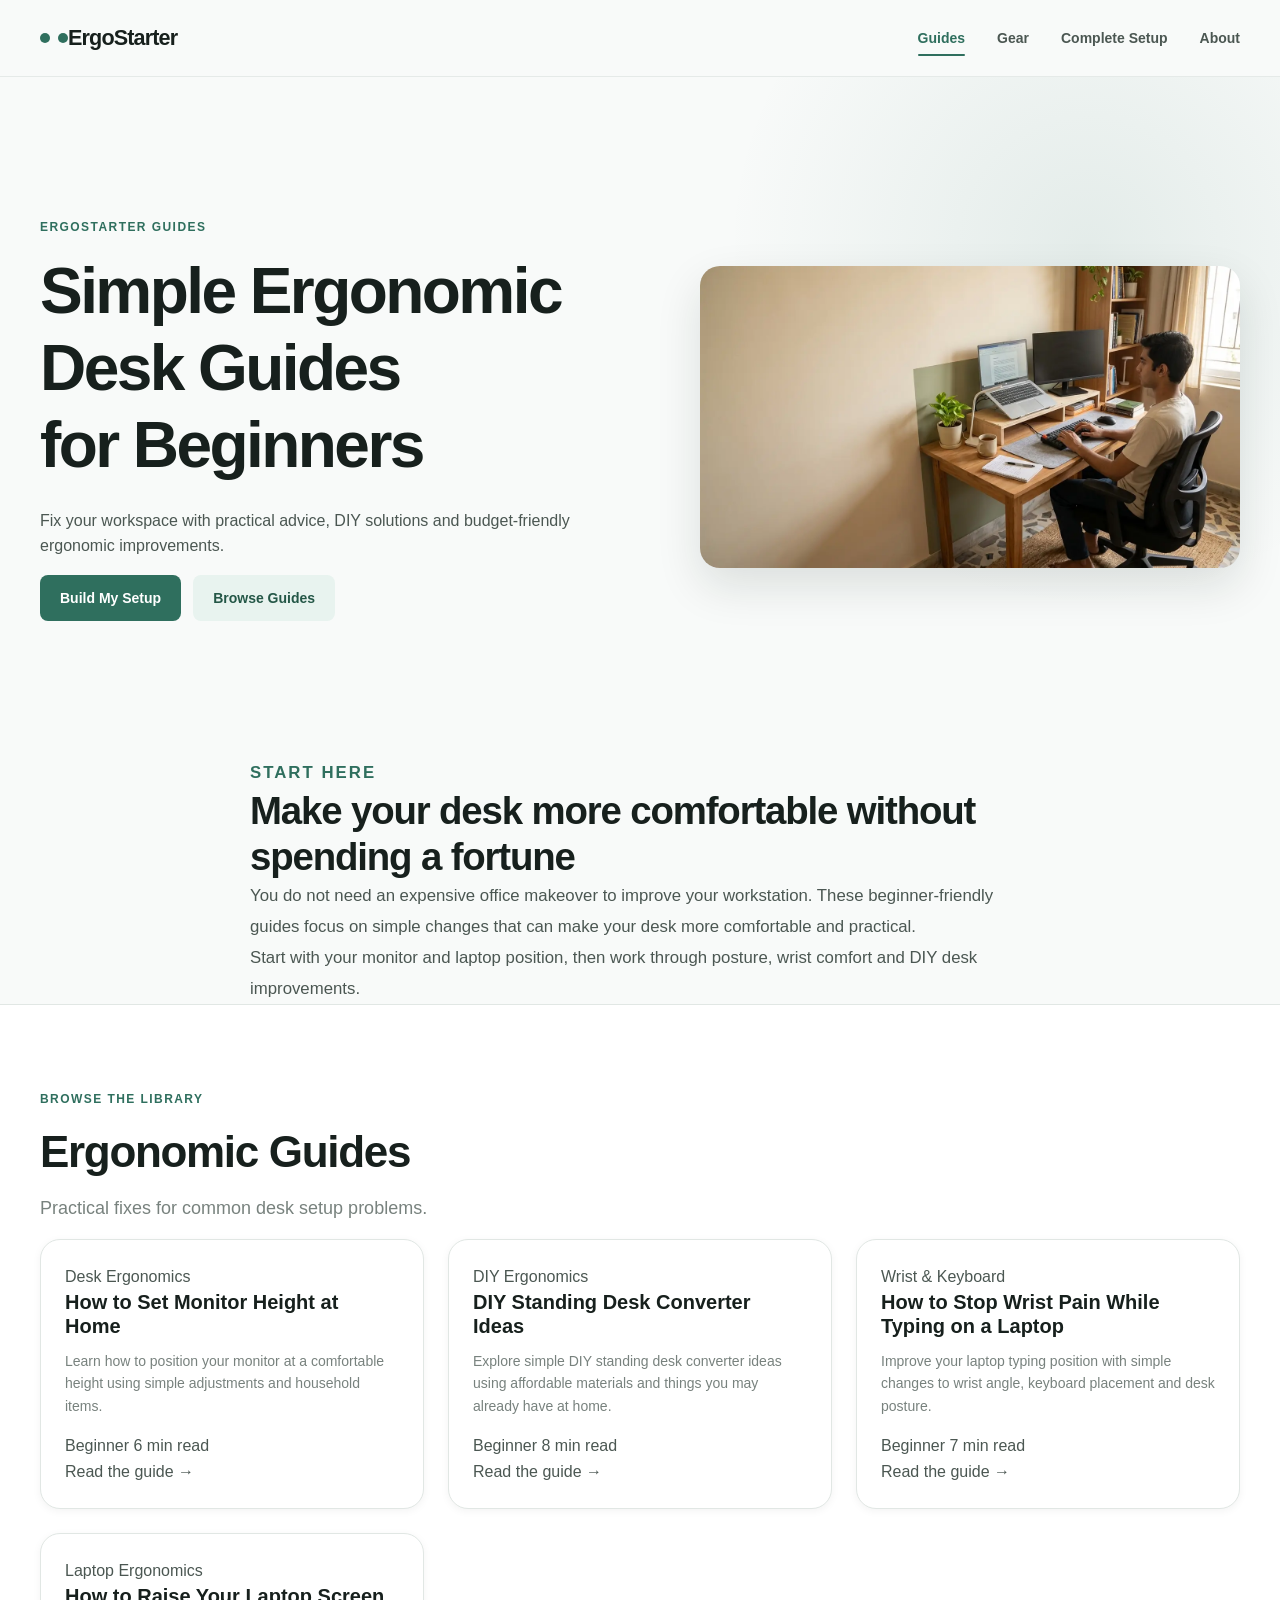
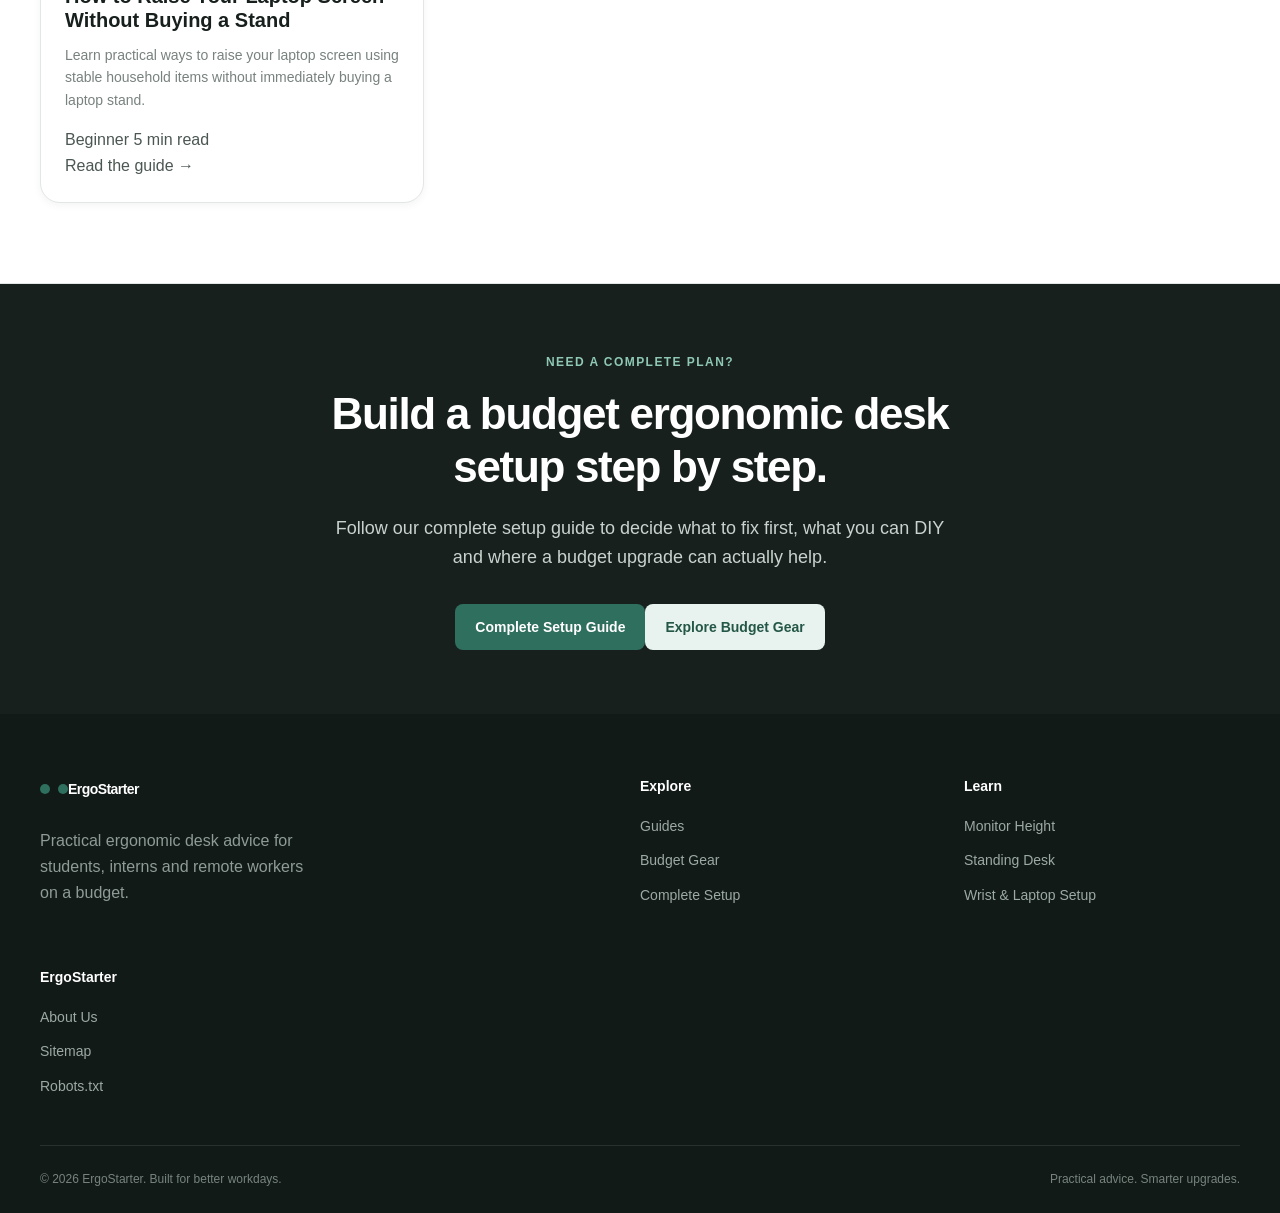
<file: guides/index.html>
<!DOCTYPE html>
<html lang="en">
<head>
    <meta charset="UTF-8">

    <meta
        name="viewport"
        content="width=device-width, initial-scale=1.0"
    >

    <title>Ergonomic Desk Guides for Beginners | ErgoStarter</title>

    <meta
        name="description"
        content="Practical beginner-friendly guides for monitor height, laptop ergonomics, standing desks, wrist comfort and budget workspace improvements."
    >

    <meta
        name="robots"
        content="index, follow"
    >

    <link
        rel="canonical"
        href="https://ergostarter.pro/guides/"
    >

    <meta
        property="og:title"
        content="Ergonomic Desk Guides for Beginners | ErgoStarter"
    >

    <meta
        property="og:description"
        content="Simple ergonomic desk guides and DIY workspace fixes for beginners on a budget."
    >

    <meta
        property="og:type"
        content="website"
    >

    <link
        rel="stylesheet"
        href="../assets/css/style.css"
    >

    <link
        rel="stylesheet"
        href="../assets/css/components.css"
    >

    <link
        rel="stylesheet"
        href="../assets/css/responsive.css"
    >

<!-- Google tag (gtag.js) - Deferred for Core Web Vitals -->
<script>
  window.dataLayer = window.dataLayer || [];
  function gtag(){dataLayer.push(arguments);}
  gtag('js', new Date());
  (function() {
    var loaded = false;
    function loadGTM() {
      if (loaded) return;
      loaded = true;
      var s = document.createElement('script');
      s.async = true;
      s.src = 'https://www.googletagmanager.com/gtm.js?id=GTM-KK4GDS9F';
      document.head.appendChild(s);
    }
    window.addEventListener('load', function() { setTimeout(loadGTM, 2500); });
    ['scroll', 'mousemove', 'touchstart', 'keydown'].forEach(function(evt) {
      window.addEventListener(evt, loadGTM, { once: true, passive: true });
    });
  })();
</script>

<!-- OpenGraph Metadata -->
<meta property="og:type" content="website" />
<meta property="og:site_name" content="ErgoStarter" />
<meta property="og:title" content="ErgoStarter: Budget Ergonomic Desk Setups in India" />
<meta property="og:description" content="Practical posture fixes, DIY workspace improvements, and budget ergonomic desk gear under ₹5,000 for Indian students and WFH beginners." />
<meta property="og:url" content="https://ergostarter.pro/" />

<!-- JSON-LD Structured Data (Organization & WebSite) -->
<script type="application/ld+json">
{
  "@context": "https://schema.org",
  "@graph": [
    {
      "@type": "Organization",
      "@id": "https://ergostarter.pro/#organization",
      "name": "ErgoStarter",
      "url": "https://ergostarter.pro/",
      "description": "Budget ergonomic workspace design and posture optimization guides for Indian students and remote workers."
    },
    {
      "@type": "WebSite",
      "@id": "https://ergostarter.pro/#website",
      "url": "https://ergostarter.pro/",
      "name": "ErgoStarter",
      "publisher": {
        "@id": "https://ergostarter.pro/#organization"
      }
    }
  ]
}
</script>
</head>

<body>

    <!-- Header -->
    <div id="site-header"></div>

    <main>

        <!-- Page Hero -->
        <section class="hero">
            <div class="container hero-content">

                <div>
                    <p class="eyebrow">
                        ErgoStarter Guides
                    </p>

                    <h1>
                        Simple Ergonomic Desk Guides<br>
                        <span>for Beginners</span>
                    </h1>

                    <p>
                        Fix your workspace with practical advice,
                        DIY solutions and budget-friendly ergonomic
                        improvements.
                    </p>

                    <div class="hero-actions">
                        <a
                            class="btn btn-primary"
                            href="/budget-ergonomic-desk-setup-guide/"
                        >
                            Build My Setup
                        </a>

                        <a
                            class="btn btn-secondary"
                            href="#all-guides"
                        >
                            Browse Guides
                        </a>
                    </div>
                </div>

                <div class="hero-visual">
                    <img
                        src="/assets/images/hero/hero-pillar.webp"
                        alt="Complete ergonomic desk setup guide for remote work on a budget"
                        class="hero-image"
                        width="1600"
                        height="900"
                        loading="eager"
                        fetchpriority="high"
                    >
                </div>

            </div>
        </section>


        <!-- Guide Introduction -->
        <section class="article-section">
            <div class="content-container">

                <p class="eyebrow">
                    Start here
                </p>

                <h2>
                    Make your desk more comfortable without spending a fortune
                </h2>

                <p>
                    You do not need an expensive office makeover to improve
                    your workstation. These beginner-friendly guides focus
                    on simple changes that can make your desk more comfortable
                    and practical.
                </p>

                <p>
                    Start with your monitor and laptop position, then work
                    through posture, wrist comfort and DIY desk improvements.
                </p>

            </div>
        </section>


        <!-- All Guides -->
        <section
            id="all-guides"
            class="value-section"
            aria-labelledby="guides-heading"
        >

            <div class="container">

                <div class="section-heading">
                    <p class="eyebrow">
                        Browse the library
                    </p>

                    <h2 id="guides-heading">
                        Ergonomic Guides
                    </h2>

                    <p>
                        Practical fixes for common desk setup problems.
                    </p>
                </div>


                <div class="guide-grid">

                    <!-- Monitor Height -->
                    <article class="guide-card">

                        <div class="guide-card-content">

                            <span class="guide-category">
                                Desk Ergonomics
                            </span>

                            <h3>
                                <a href="/guides/monitor-height/">
                                    How to Set Monitor Height at Home
                                </a>
                            </h3>

                            <p>
                                Learn how to position your monitor at a
                                comfortable height using simple adjustments
                                and household items.
                            </p>

                            <div class="guide-meta">
                                <span>Beginner</span>
                                <span>6 min read</span>
                            </div>

                            <a
                                class="guide-link"
                                href="/guides/monitor-height/"
                            >
                                Read the guide →
                            </a>

                        </div>

                    </article>


                    <!-- Standing Desk -->
                    <article class="guide-card">

                        <div class="guide-card-content">

                            <span class="guide-category">
                                DIY Ergonomics
                            </span>

                            <h3>
                                <a href="/guides/standing-desk/">
                                    DIY Standing Desk Converter Ideas
                                </a>
                            </h3>

                            <p>
                                Explore simple DIY standing desk converter
                                ideas using affordable materials and things
                                you may already have at home.
                            </p>

                            <div class="guide-meta">
                                <span>Beginner</span>
                                <span>8 min read</span>
                            </div>

                            <a
                                class="guide-link"
                                href="/guides/standing-desk/"
                            >
                                Read the guide →
                            </a>

                        </div>

                    </article>


                    <!-- Wrist Pain -->
                    <article class="guide-card">

                        <div class="guide-card-content">

                            <span class="guide-category">
                                Wrist &amp; Keyboard
                            </span>

                            <h3>
                                <a href="/guides/wrist-pain/">
                                    How to Stop Wrist Pain While Typing on a Laptop
                                </a>
                            </h3>

                            <p>
                                Improve your laptop typing position with
                                simple changes to wrist angle, keyboard
                                placement and desk posture.
                            </p>

                            <div class="guide-meta">
                                <span>Beginner</span>
                                <span>7 min read</span>
                            </div>

                            <a
                                class="guide-link"
                                href="/guides/wrist-pain/"
                            >
                                Read the guide →
                            </a>

                        </div>

                    </article>


                    <!-- Laptop Setup -->
                    <article class="guide-card">

                        <div class="guide-card-content">

                            <span class="guide-category">
                                Laptop Ergonomics
                            </span>

                            <h3>
                                <a href="/guides/laptop-setup/">
                                    How to Raise Your Laptop Screen Without Buying a Stand
                                </a>
                            </h3>

                            <p>
                                Learn practical ways to raise your laptop
                                screen using stable household items without
                                immediately buying a laptop stand.
                            </p>

                            <div class="guide-meta">
                                <span>Beginner</span>
                                <span>5 min read</span>
                            </div>

                            <a
                                class="guide-link"
                                href="/guides/laptop-setup/"
                            >
                                Read the guide →
                            </a>

                        </div>

                    </article>

                </div>

            </div>

        </section>


        <!-- Complete Setup CTA -->
        <section class="setup-cta">

            <div class="container">

                <div class="cta-content">

                    <div>
                        <p class="eyebrow">
                            Need a complete plan?
                        </p>

                        <h2>
                            Build a budget ergonomic desk setup step by step.
                        </h2>

                        <p>
                            Follow our complete setup guide to decide what
                            to fix first, what you can DIY and where a
                            budget upgrade can actually help.
                        </p>
                    </div>

                    <div class="article-cta-actions">

                        <a
                            class="btn btn-primary"
                            href="/budget-ergonomic-desk-setup-guide/"
                        >
                            Complete Setup Guide
                        </a>

                        <a
                            class="btn btn-secondary"
                            href="/gear/"
                        >
                            Explore Budget Gear
                        </a>

                    </div>

                </div>

            </div>

        </section>

    </main>


    <!-- Footer -->
    <div id="site-footer"></div>


    <!-- JavaScript -->
    <script
        src="../assets/js/data.js"
        defer
    ></script>

    <script
        src="../assets/js/components.js"
        defer
    ></script>

    <script
        src="../assets/js/main.js"
        defer
    ></script>

    <script
        src="../assets/js/search.js"
        defer
    ></script>

</body>
</html>
</file>
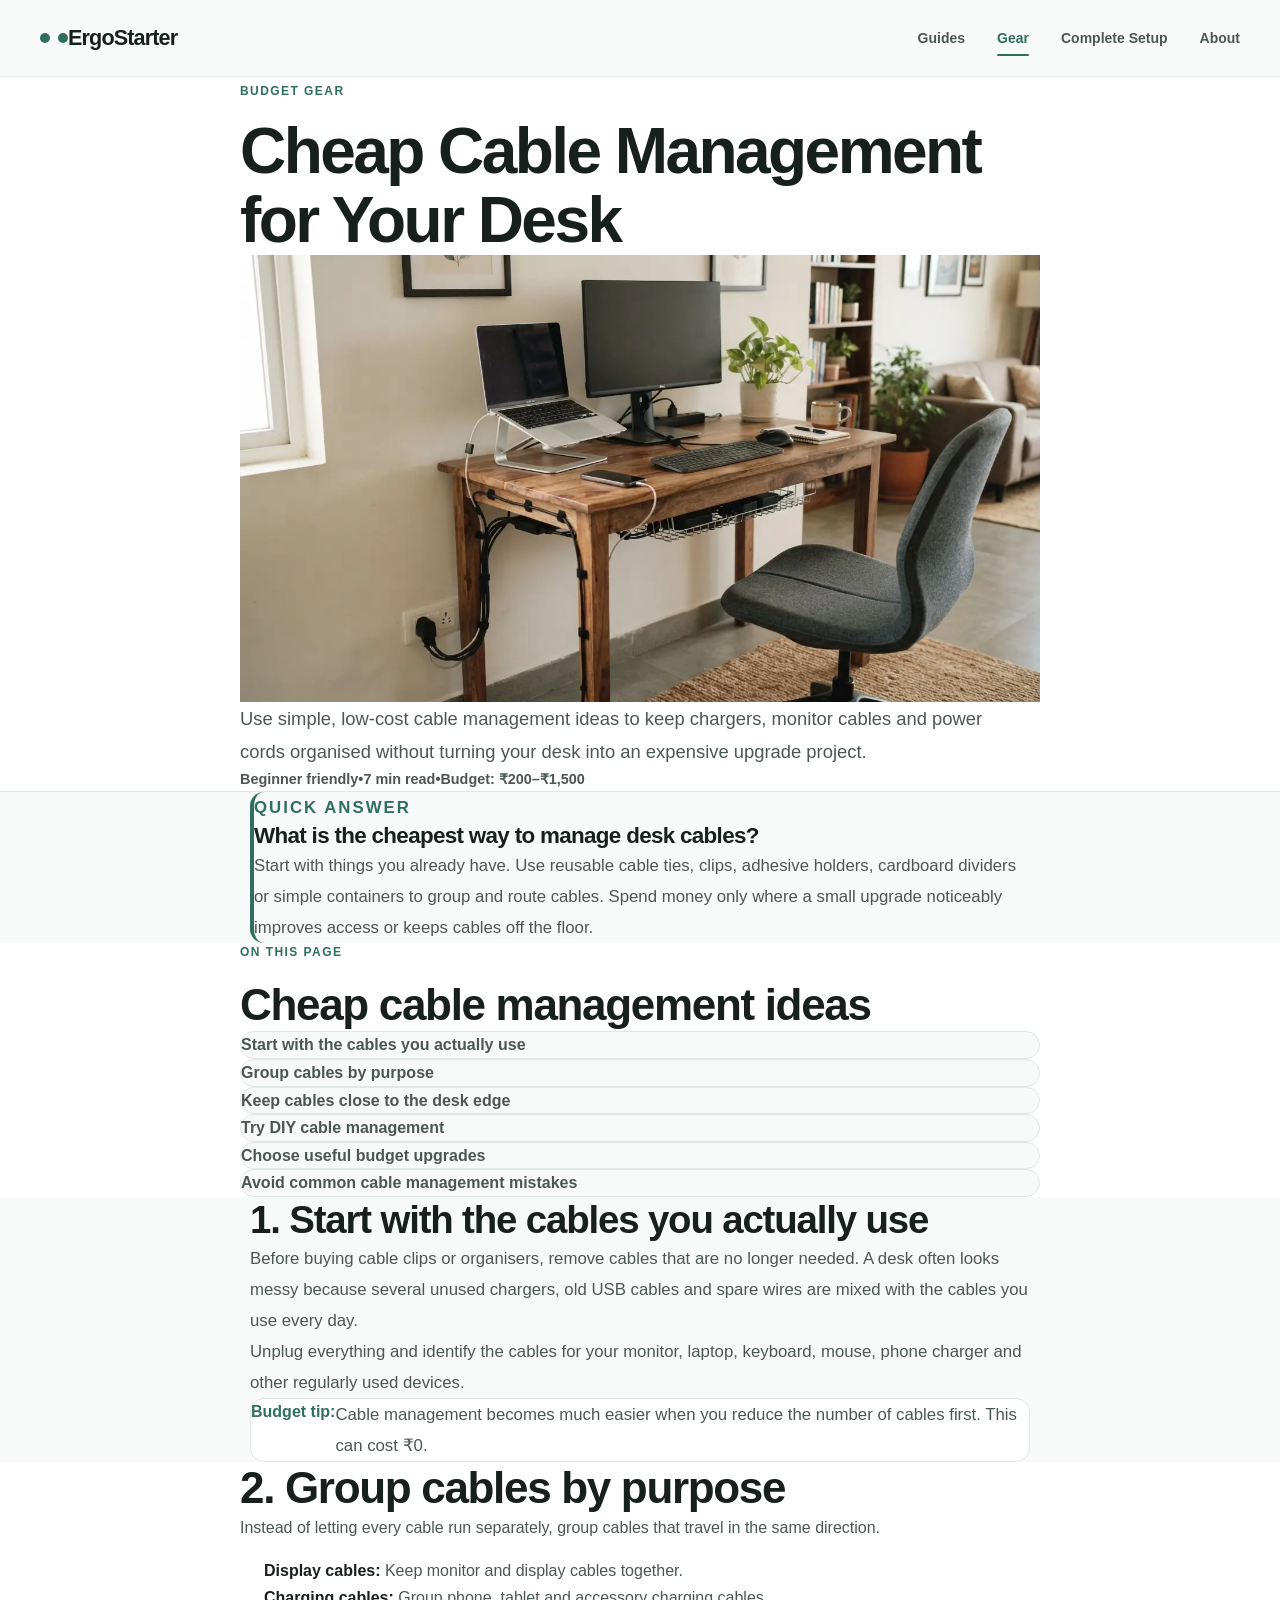
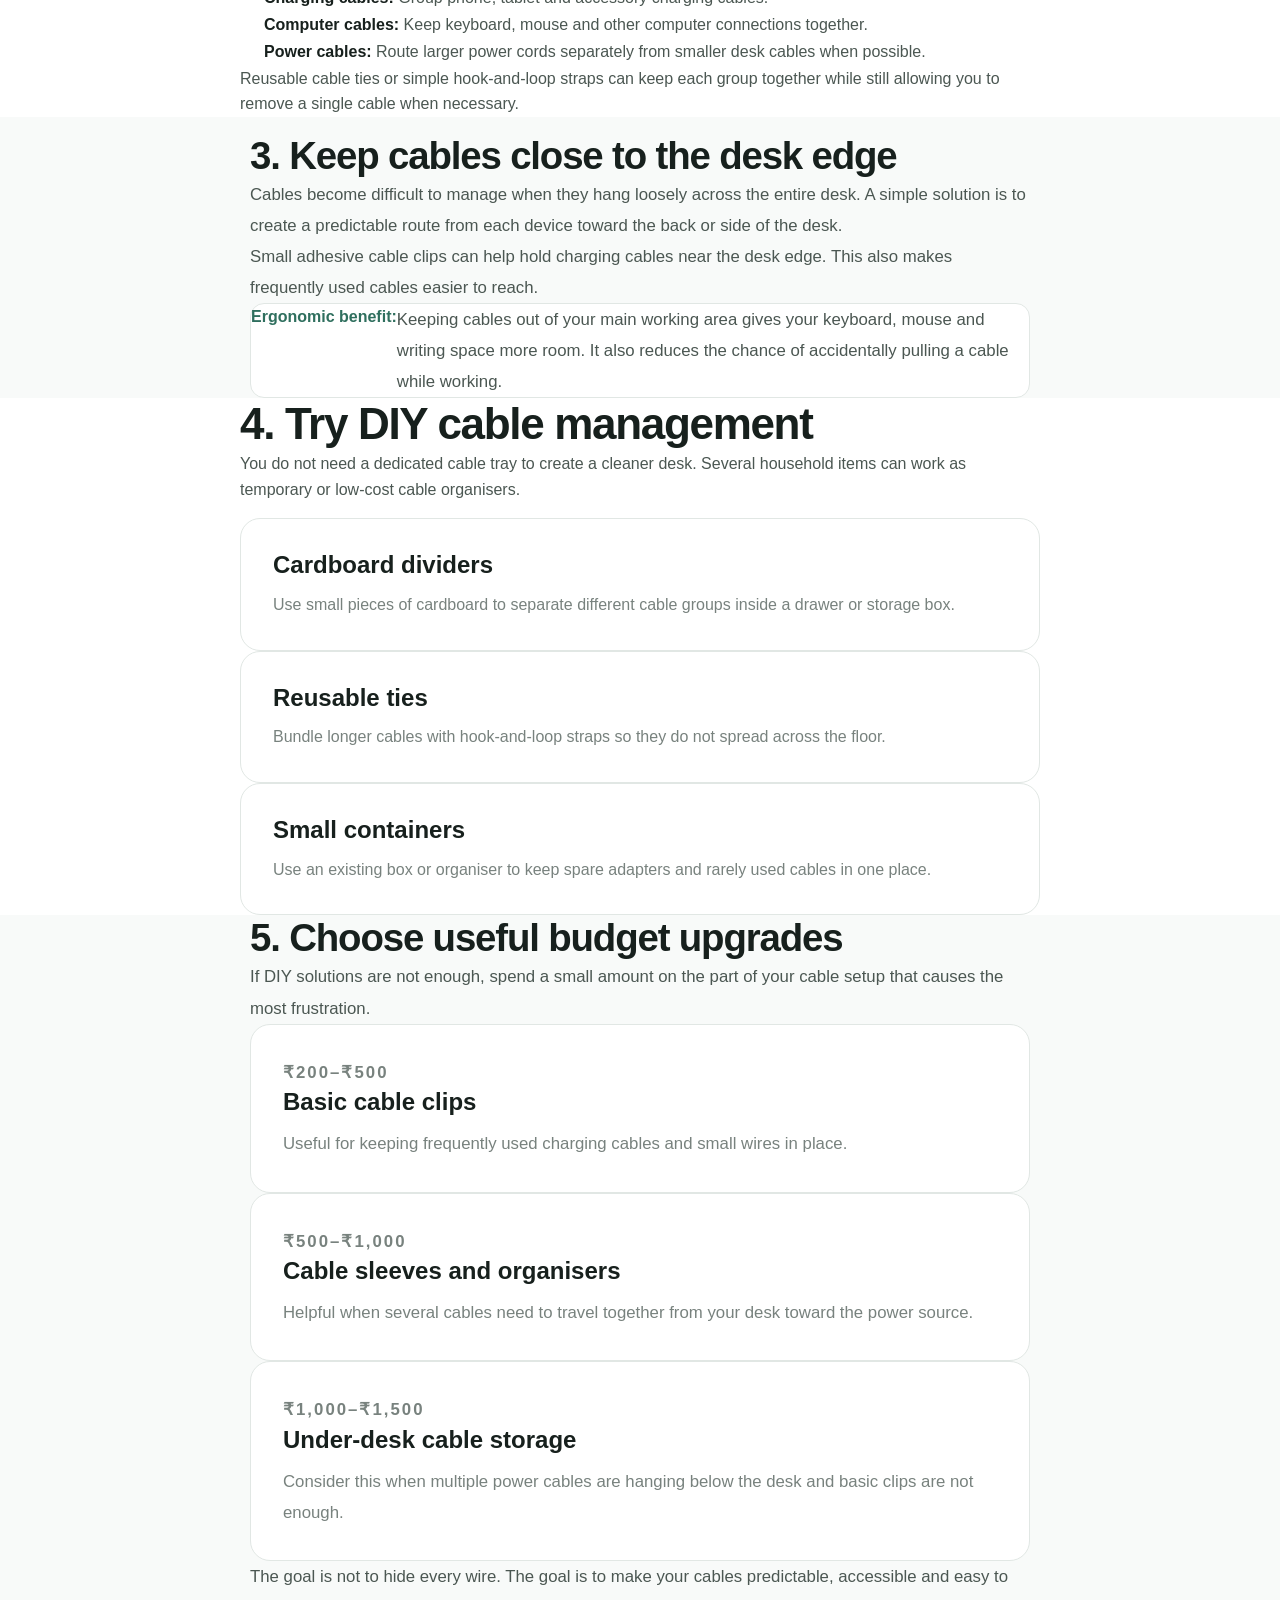
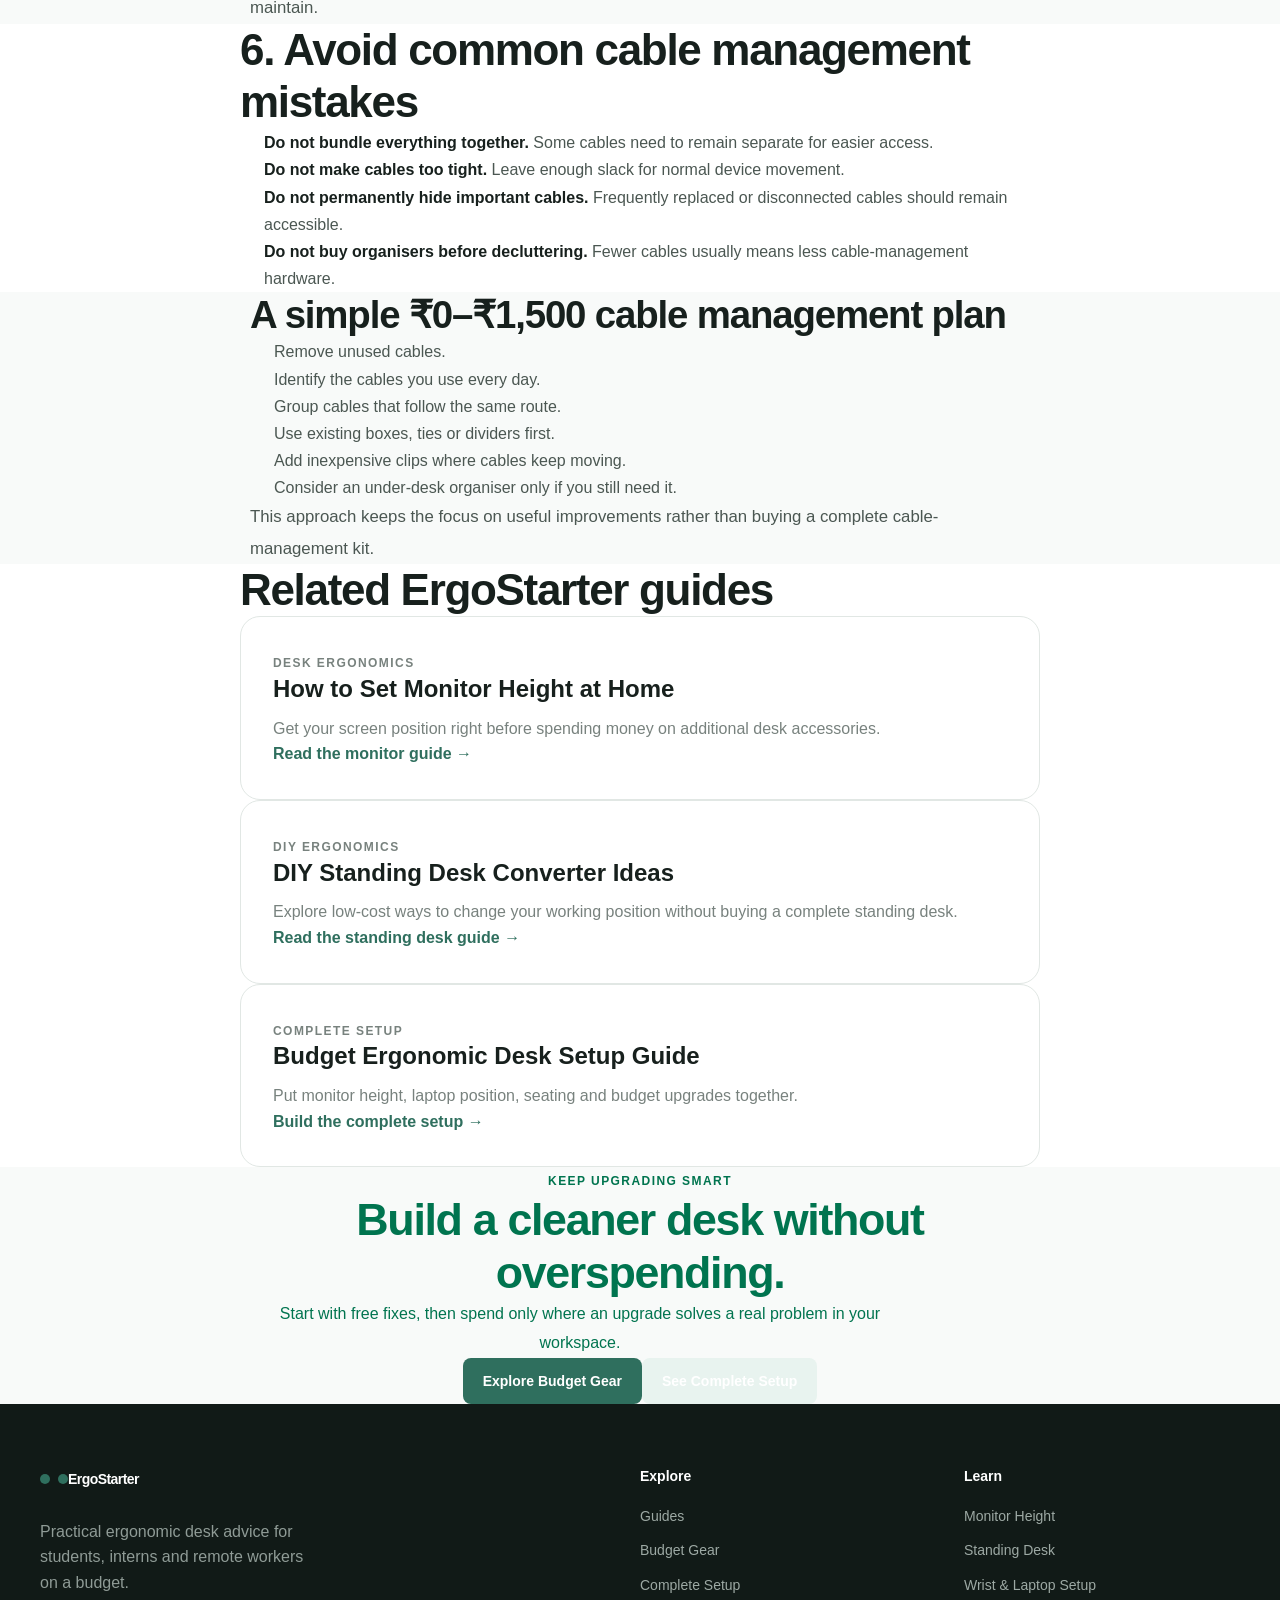
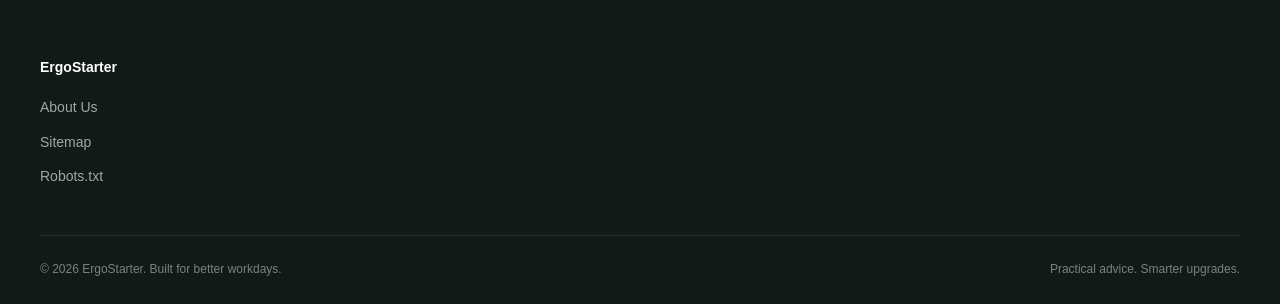
<file: gear/cable-management/index.html>
<!DOCTYPE html>
<html lang="en">
<head>
    <meta charset="UTF-8">

    <meta
        name="viewport"
        content="width=device-width, initial-scale=1.0"
    >

    <title>Cheap Cable Management for Desk | ErgoStarter</title>

    <meta
        name="description"
        content="Learn cheap cable management for your desk with simple clips, ties, DIY ideas and low-cost upgrades for a cleaner ergonomic workspace."
    >

    <meta
        name="robots"
        content="index, follow"
    >

    <link
        rel="canonical"
        href="https://ergostarter.pro/gear/cable-management/"
    >

    <meta
        property="og:title"
        content="Cheap Cable Management for Desk | ErgoStarter"
    >

    <meta
        property="og:description"
        content="Simple and affordable cable management ideas for a cleaner, more practical desk setup."
    >

    <meta
        property="og:type"
        content="article"
    >

    <meta
        property="og:url"
        content="https://ergostarter.pro/gear/cable-management/"
    >

    <link rel="stylesheet" href="../../assets/css/style.css">
    <link rel="stylesheet" href="../../assets/css/components.css">
    <link rel="stylesheet" href="../../assets/css/responsive.css">

<!-- Google tag (gtag.js) - Deferred for Core Web Vitals -->
<script>
  window.dataLayer = window.dataLayer || [];
  function gtag(){dataLayer.push(arguments);}
  gtag('js', new Date());
  (function() {
    var loaded = false;
    function loadGTM() {
      if (loaded) return;
      loaded = true;
      var s = document.createElement('script');
      s.async = true;
      s.src = 'https://www.googletagmanager.com/gtm.js?id=GTM-KK4GDS9F';
      document.head.appendChild(s);
    }
    window.addEventListener('load', function() { setTimeout(loadGTM, 2500); });
    ['scroll', 'mousemove', 'touchstart', 'keydown'].forEach(function(evt) {
      window.addEventListener(evt, loadGTM, { once: true, passive: true });
    });
  })();
</script>

<!-- OpenGraph Metadata -->
<meta property="og:type" content="website" />
<meta property="og:site_name" content="ErgoStarter" />
<meta property="og:title" content="ErgoStarter: Budget Ergonomic Desk Setups in India" />
<meta property="og:description" content="Practical posture fixes, DIY workspace improvements, and budget ergonomic desk gear under ₹5,000 for Indian students and WFH beginners." />
<meta property="og:url" content="https://ergostarter.pro/" />

<!-- JSON-LD Structured Data (Organization & WebSite) -->
<script type="application/ld+json">
{
  "@context": "https://schema.org",
  "@graph": [
    {
      "@type": "Organization",
      "@id": "https://ergostarter.pro/#organization",
      "name": "ErgoStarter",
      "url": "https://ergostarter.pro/",
      "description": "Budget ergonomic workspace design and posture optimization guides for Indian students and remote workers."
    },
    {
      "@type": "WebSite",
      "@id": "https://ergostarter.pro/#website",
      "url": "https://ergostarter.pro/",
      "name": "ErgoStarter",
      "publisher": {
        "@id": "https://ergostarter.pro/#organization"
      }
    }
  ]
}
</script>
</head>

<body>

    <div id="site-header"></div>

    <main class="article-page">

        <header class="article-header">
            <div class="content-container">

                <p class="eyebrow">Budget Gear</p>

                <h1>
                    Cheap Cable Management for Your Desk
                </h1>

                <div class="article-hero-image">
                    <img
                        src="/assets/images/gear/cable-management.webp"
                        alt="Cheap and organized cable management for a desk"
                        class="article-featured-image"
                        width="1600"
                        height="900"
                        loading="lazy"
                    >
                </div>

                <p class="article-intro">
                    Use simple, low-cost cable management ideas to keep
                    chargers, monitor cables and power cords organised
                    without turning your desk into an expensive upgrade
                    project.
                </p>

                <div class="article-meta">
                    <span>Beginner friendly</span>
                    <span>•</span>
                    <span>7 min read</span>
                    <span>•</span>
                    <span>Budget: ₹200–₹1,500</span>
                </div>

            </div>
        </header>


        <section class="article-section">
            <div class="content-container">

                <div class="article-highlight">

                    <p class="eyebrow">Quick answer</p>

                    <h2>
                        What is the cheapest way to manage desk cables?
                    </h2>

                    <p>
                        Start with things you already have. Use reusable
                        cable ties, clips, adhesive holders, cardboard
                        dividers or simple containers to group and route
                        cables. Spend money only where a small upgrade
                        noticeably improves access or keeps cables off
                        the floor.
                    </p>

                </div>

            </div>
        </section>


        <section class="article-section-alt">
            <div class="content-container">

                <nav class="article-toc" aria-label="Table of contents">

                    <p class="eyebrow">On this page</p>

                    <h2>Cheap cable management ideas</h2>

                    <ol>
                        <li>
                            <a href="#start-simple">
                                Start with the cables you actually use
                            </a>
                        </li>

                        <li>
                            <a href="#group-cables">
                                Group cables by purpose
                            </a>
                        </li>

                        <li>
                            <a href="#desk-edge">
                                Keep cables close to the desk edge
                            </a>
                        </li>

                        <li>
                            <a href="#diy-ideas">
                                Try DIY cable management
                            </a>
                        </li>

                        <li>
                            <a href="#budget-upgrades">
                                Choose useful budget upgrades
                            </a>
                        </li>

                        <li>
                            <a href="#common-mistakes">
                                Avoid common cable management mistakes
                            </a>
                        </li>
                    </ol>

                </nav>

            </div>
        </section>


        <section
            id="start-simple"
            class="article-section"
        >
            <div class="content-container">

                <h2>
                    1. Start with the cables you actually use
                </h2>

                <p>
                    Before buying cable clips or organisers, remove
                    cables that are no longer needed. A desk often looks
                    messy because several unused chargers, old USB cables
                    and spare wires are mixed with the cables you use
                    every day.
                </p>

                <p>
                    Unplug everything and identify the cables for your
                    monitor, laptop, keyboard, mouse, phone charger and
                    other regularly used devices.
                </p>

                <div class="article-tip">

                    <strong>Budget tip:</strong>

                    <p>
                        Cable management becomes much easier when you
                        reduce the number of cables first. This can cost
                        ₹0.
                    </p>

                </div>

            </div>
        </section>


        <section
            id="group-cables"
            class="article-section-alt"
        >
            <div class="content-container">

                <h2>
                    2. Group cables by purpose
                </h2>

                <p>
                    Instead of letting every cable run separately,
                    group cables that travel in the same direction.
                </p>

                <ul class="article-list">

                    <li>
                        <strong>Display cables:</strong>
                        Keep monitor and display cables together.
                    </li>

                    <li>
                        <strong>Charging cables:</strong>
                        Group phone, tablet and accessory charging
                        cables.
                    </li>

                    <li>
                        <strong>Computer cables:</strong>
                        Keep keyboard, mouse and other computer
                        connections together.
                    </li>

                    <li>
                        <strong>Power cables:</strong>
                        Route larger power cords separately from
                        smaller desk cables when possible.
                    </li>

                </ul>

                <p>
                    Reusable cable ties or simple hook-and-loop straps
                    can keep each group together while still allowing
                    you to remove a single cable when necessary.
                </p>

            </div>
        </section>


        <section
            id="desk-edge"
            class="article-section"
        >
            <div class="content-container">

                <h2>
                    3. Keep cables close to the desk edge
                </h2>

                <p>
                    Cables become difficult to manage when they hang
                    loosely across the entire desk. A simple solution is
                    to create a predictable route from each device toward
                    the back or side of the desk.
                </p>

                <p>
                    Small adhesive cable clips can help hold charging
                    cables near the desk edge. This also makes frequently
                    used cables easier to reach.
                </p>

                <div class="article-tip">

                    <strong>Ergonomic benefit:</strong>

                    <p>
                        Keeping cables out of your main working area
                        gives your keyboard, mouse and writing space
                        more room. It also reduces the chance of
                        accidentally pulling a cable while working.
                    </p>

                </div>

            </div>
        </section>


        <section
            id="diy-ideas"
            class="article-section-alt"
        >
            <div class="content-container">

                <h2>
                    4. Try DIY cable management
                </h2>

                <p>
                    You do not need a dedicated cable tray to create a
                    cleaner desk. Several household items can work as
                    temporary or low-cost cable organisers.
                </p>

                <div class="article-grid">

                    <article class="value-card">

                        <h3>
                            Cardboard dividers
                        </h3>

                        <p>
                            Use small pieces of cardboard to separate
                            different cable groups inside a drawer or
                            storage box.
                        </p>

                    </article>


                    <article class="value-card">

                        <h3>
                            Reusable ties
                        </h3>

                        <p>
                            Bundle longer cables with hook-and-loop
                            straps so they do not spread across the
                            floor.
                        </p>

                    </article>


                    <article class="value-card">

                        <h3>
                            Small containers
                        </h3>

                        <p>
                            Use an existing box or organiser to keep
                            spare adapters and rarely used cables in
                            one place.
                        </p>

                    </article>

                </div>

            </div>
        </section>


        <section
            id="budget-upgrades"
            class="article-section"
        >
            <div class="content-container">

                <h2>
                    5. Choose useful budget upgrades
                </h2>

                <p>
                    If DIY solutions are not enough, spend a small amount
                    on the part of your cable setup that causes the most
                    frustration.
                </p>

                <div class="article-grid">

                    <article class="value-card">

                        <p class="eyebrow">₹200–₹500</p>

                        <h3>
                            Basic cable clips
                        </h3>

                        <p>
                            Useful for keeping frequently used charging
                            cables and small wires in place.
                        </p>

                    </article>


                    <article class="value-card">

                        <p class="eyebrow">₹500–₹1,000</p>

                        <h3>
                            Cable sleeves and organisers
                        </h3>

                        <p>
                            Helpful when several cables need to travel
                            together from your desk toward the power
                            source.
                        </p>

                    </article>


                    <article class="value-card">

                        <p class="eyebrow">₹1,000–₹1,500</p>

                        <h3>
                            Under-desk cable storage
                        </h3>

                        <p>
                            Consider this when multiple power cables are
                            hanging below the desk and basic clips are
                            not enough.
                        </p>

                    </article>

                </div>

                <p>
                    The goal is not to hide every wire. The goal is to
                    make your cables predictable, accessible and easy
                    to maintain.
                </p>

            </div>
        </section>


        <section
            id="common-mistakes"
            class="article-section-alt"
        >
            <div class="content-container">

                <h2>
                    6. Avoid common cable management mistakes
                </h2>

                <ul class="article-list">

                    <li>
                        <strong>Do not bundle everything together.</strong>
                        Some cables need to remain separate for easier
                        access.
                    </li>

                    <li>
                        <strong>Do not make cables too tight.</strong>
                        Leave enough slack for normal device movement.
                    </li>

                    <li>
                        <strong>Do not permanently hide important cables.</strong>
                        Frequently replaced or disconnected cables
                        should remain accessible.
                    </li>

                    <li>
                        <strong>Do not buy organisers before decluttering.</strong>
                        Fewer cables usually means less cable-management
                        hardware.
                    </li>

                </ul>

            </div>
        </section>


        <section class="article-section">
            <div class="content-container">

                <h2>
                    A simple ₹0–₹1,500 cable management plan
                </h2>

                <ol class="article-list">

                    <li>
                        Remove unused cables.
                    </li>

                    <li>
                        Identify the cables you use every day.
                    </li>

                    <li>
                        Group cables that follow the same route.
                    </li>

                    <li>
                        Use existing boxes, ties or dividers first.
                    </li>

                    <li>
                        Add inexpensive clips where cables keep moving.
                    </li>

                    <li>
                        Consider an under-desk organiser only if you
                        still need it.
                    </li>

                </ol>

                <p>
                    This approach keeps the focus on useful improvements
                    rather than buying a complete cable-management kit.
                </p>

            </div>
        </section>


        <section class="article-section-alt">
            <div class="content-container">

                <h2>
                    Related ErgoStarter guides
                </h2>

                <div class="article-grid">

                    <article class="value-card">

                        <p class="eyebrow">
                            Desk Ergonomics
                        </p>

                        <h3>
                            How to Set Monitor Height at Home
                        </h3>

                        <p>
                            Get your screen position right before spending
                            money on additional desk accessories.
                        </p>

                        <a
                            class="article-inline-link"
                            href="/guides/monitor-height/"
                        >
                            Read the monitor guide →
                        </a>

                    </article>


                    <article class="value-card">

                        <p class="eyebrow">
                            DIY Ergonomics
                        </p>

                        <h3>
                            DIY Standing Desk Converter Ideas
                        </h3>

                        <p>
                            Explore low-cost ways to change your working
                            position without buying a complete standing
                            desk.
                        </p>

                        <a
                            class="article-inline-link"
                            href="/guides/standing-desk/"
                        >
                            Read the standing desk guide →
                        </a>

                    </article>


                    <article class="value-card">

                        <p class="eyebrow">
                            Complete Setup
                        </p>

                        <h3>
                            Budget Ergonomic Desk Setup Guide
                        </h3>

                        <p>
                            Put monitor height, laptop position, seating
                            and budget upgrades together.
                        </p>

                        <a
                            class="article-inline-link"
                            href="/budget-ergonomic-desk-setup-guide/"
                        >
                            Build the complete setup →
                        </a>

                    </article>

                </div>

            </div>
        </section>


        <section class="article-cta">
            <div class="content-container">

                <div class="article-cta-content">

                    <p class="eyebrow">
                        Keep upgrading smart
                    </p>

                    <h2>
                        Build a cleaner desk without overspending.
                    </h2>

                    <p>
                        Start with free fixes, then spend only where an
                        upgrade solves a real problem in your workspace.
                    </p>

                    <div class="article-cta-actions">

                        <a
                            class="btn btn-primary"
                            href="/gear/"
                        >
                            Explore Budget Gear
                        </a>

                        <a
                            class="btn btn-secondary"
                            href="/budget-ergonomic-desk-setup-guide/"
                        >
                            See Complete Setup
                        </a>

                    </div>

                </div>

            </div>
        </section>

    </main>


    <div id="site-footer"></div>


    <script src="../../assets/js/data.js" defer></script>
    <script src="../../assets/js/components.js" defer></script>
    <script src="../../assets/js/main.js" defer></script>
    <script src="../../assets/js/search.js" defer></script>

</body>
</html>
</file>
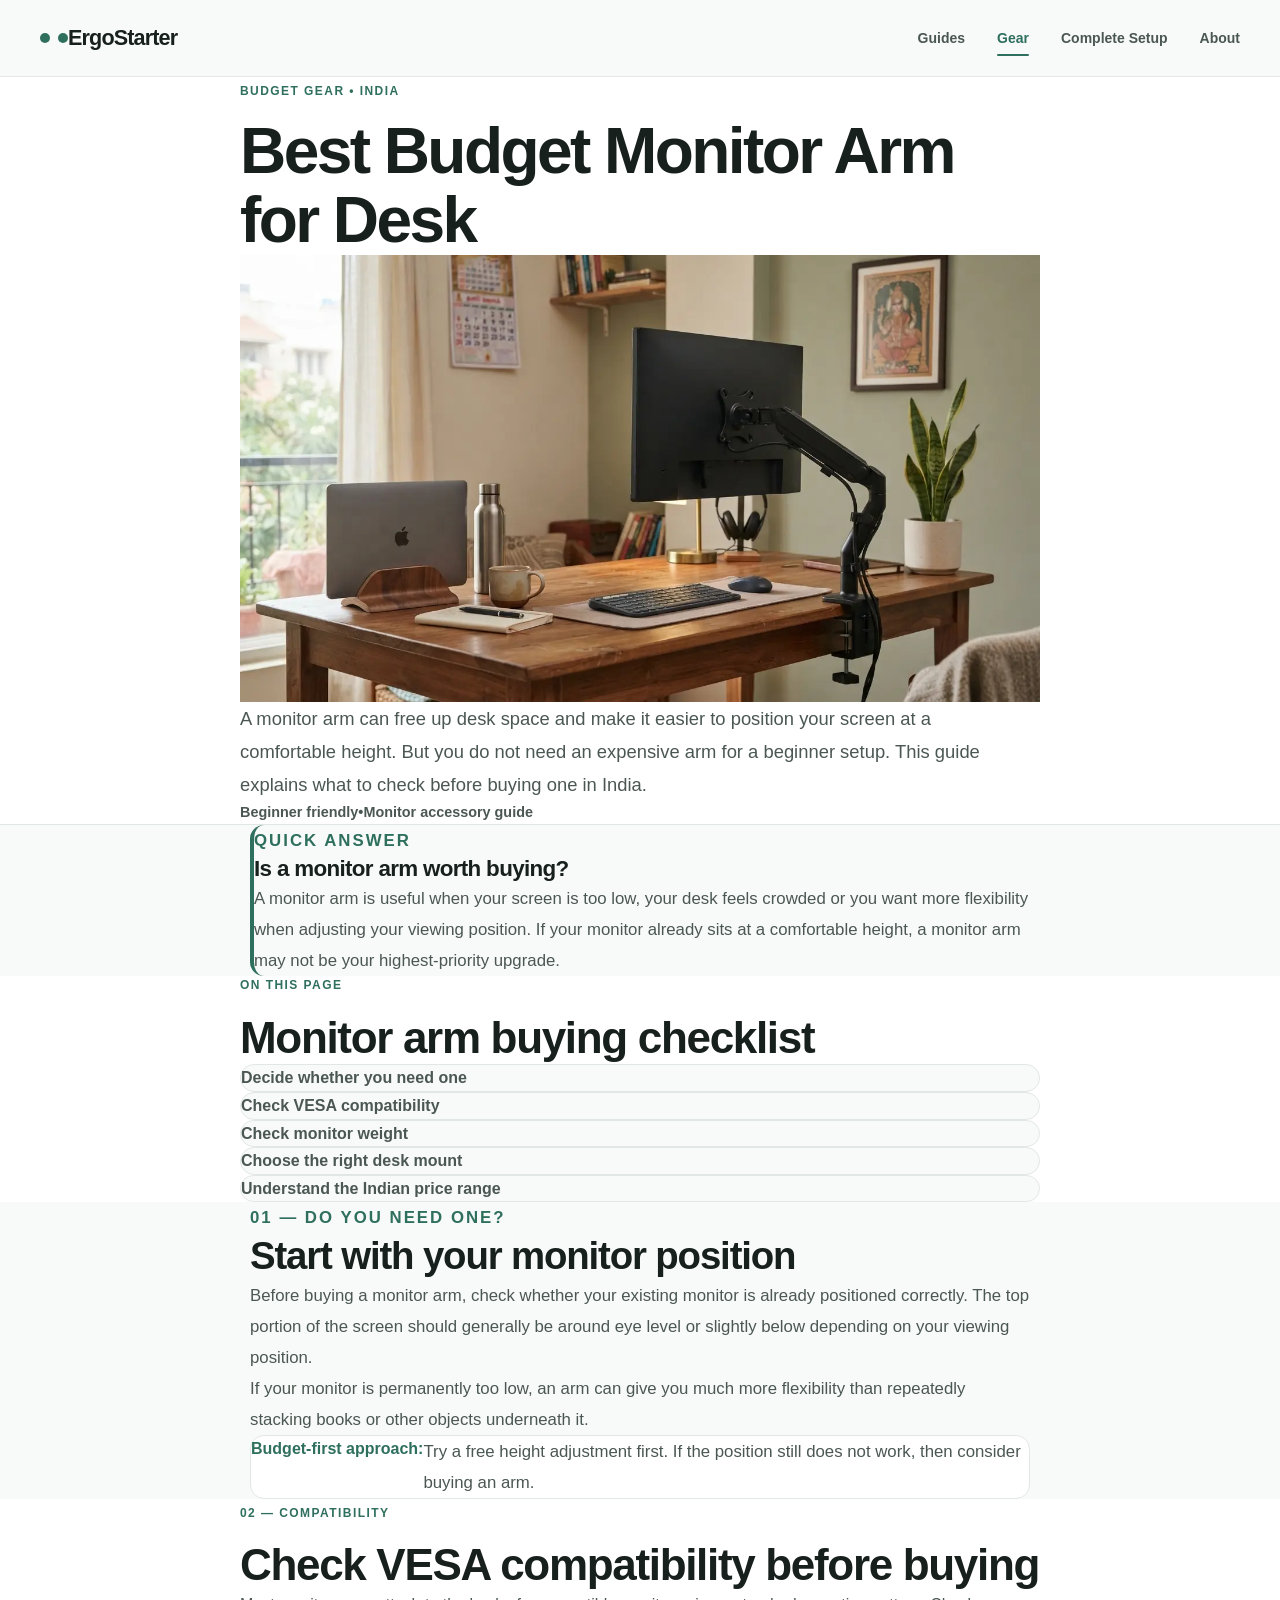
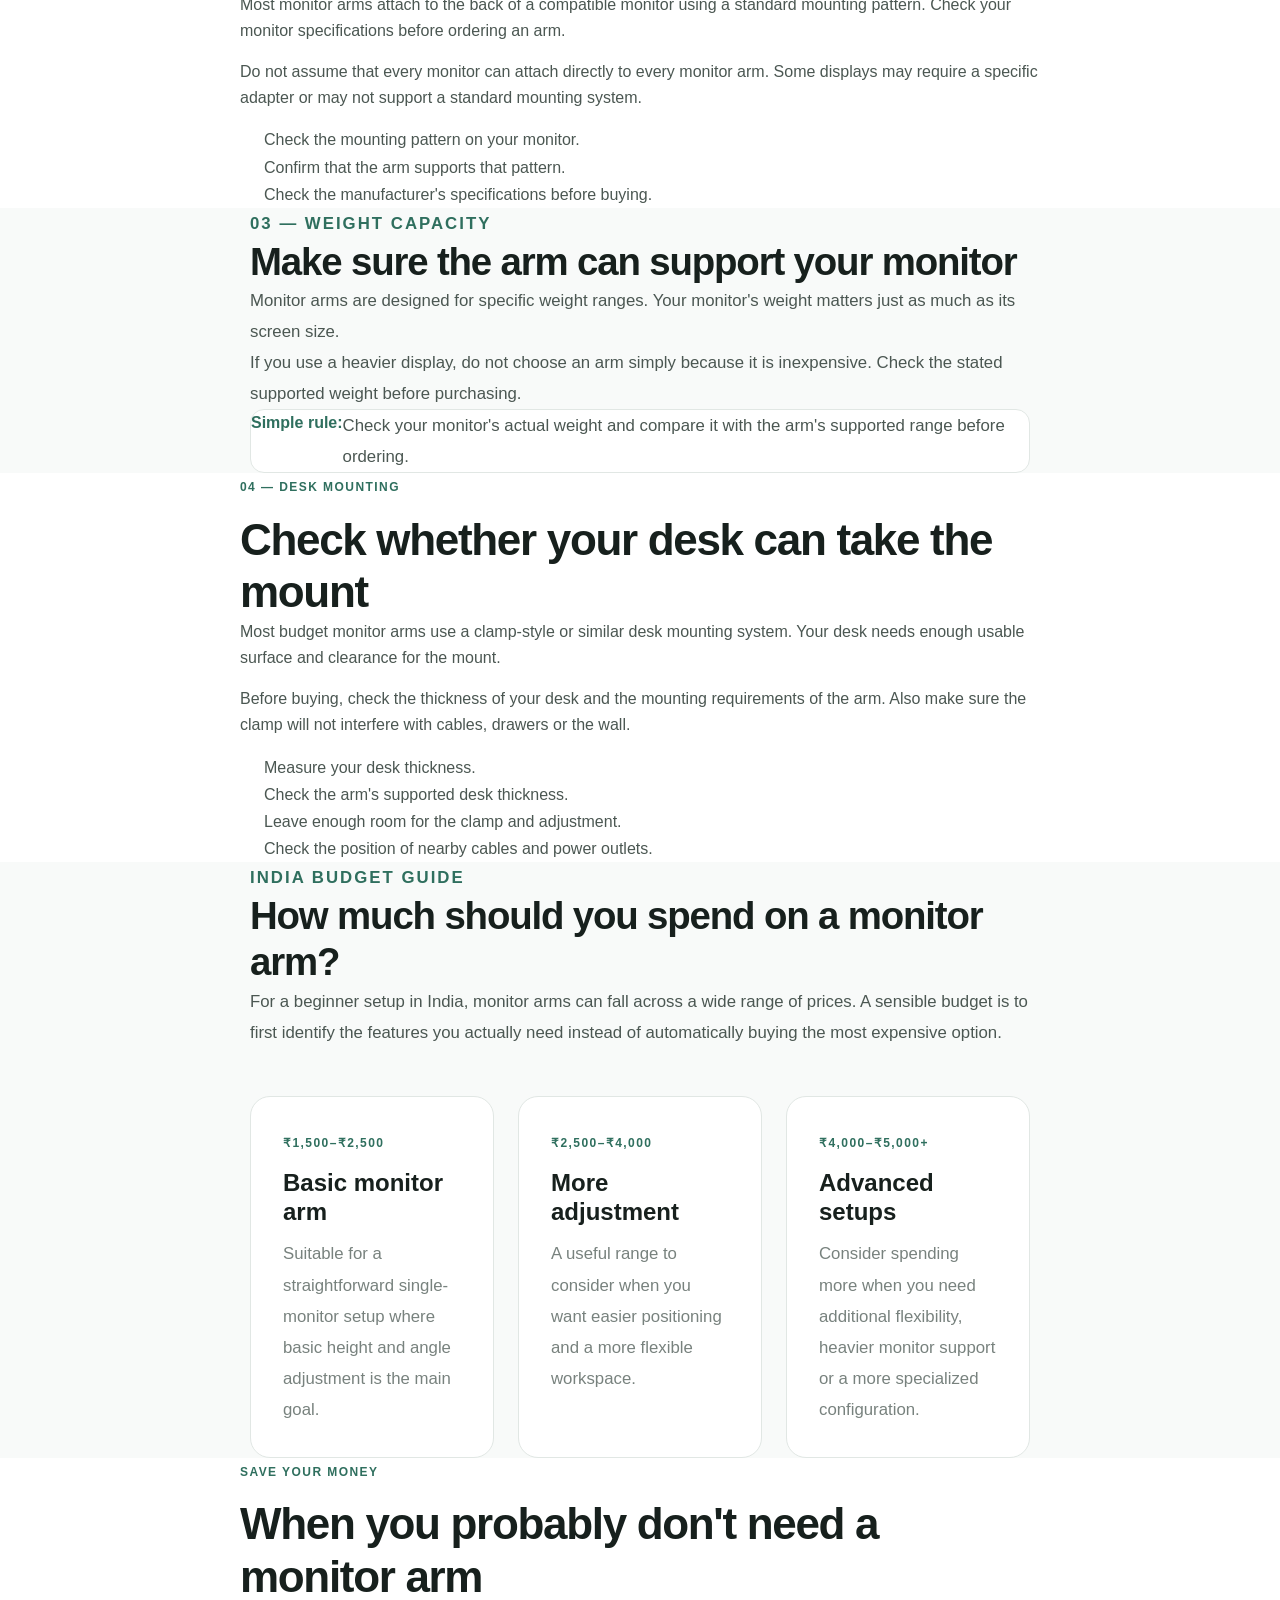
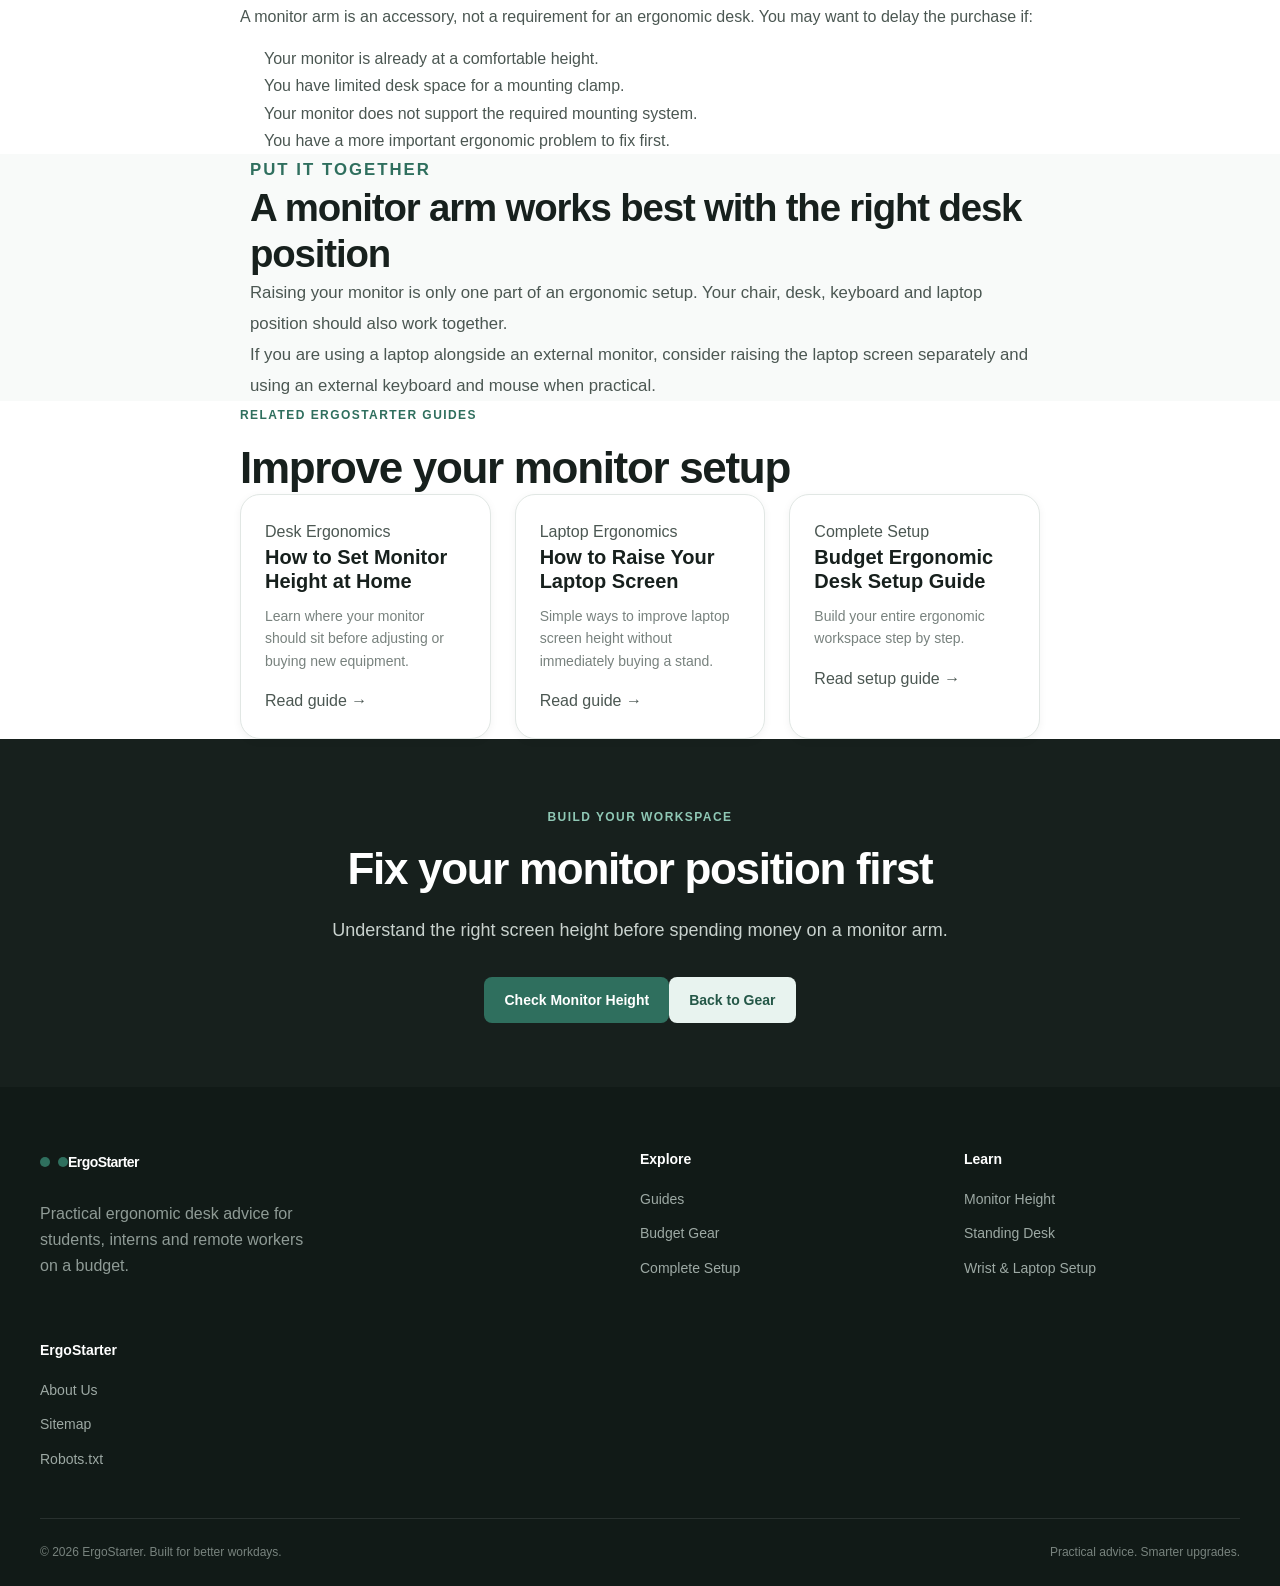
<file: gear/monitor-arm/index.html>
<!DOCTYPE html>
<html lang="en">
<head>
    <meta charset="UTF-8">

    <meta
        name="viewport"
        content="width=device-width, initial-scale=1.0"
    >

    <title>Best Budget Monitor Arm for Desk | ErgoStarter</title>

    <meta
        name="description"
        content="Learn how to choose the best budget monitor arm for your desk in India. Compare useful features, VESA compatibility, desk mounting and practical price ranges."
    >

    <meta
        name="robots"
        content="index, follow"
    >

    <link
        rel="canonical"
        href="https://ergostarter.pro/gear/monitor-arm/"
    >

    <meta
        property="og:title"
        content="Best Budget Monitor Arm for Desk | ErgoStarter"
    >

    <meta
        property="og:description"
        content="A practical guide to choosing a budget monitor arm for an ergonomic desk setup in India."
    >

    <meta
        property="og:type"
        content="article"
    >

    <meta
        property="og:url"
        content="https://ergostarter.pro/gear/monitor-arm/"
    >

    <link rel="stylesheet" href="../../assets/css/style.css">
    <link rel="stylesheet" href="../../assets/css/components.css">
    <link rel="stylesheet" href="../../assets/css/responsive.css">

<!-- Google tag (gtag.js) - Deferred for Core Web Vitals -->
<script>
  window.dataLayer = window.dataLayer || [];
  function gtag(){dataLayer.push(arguments);}
  gtag('js', new Date());
  (function() {
    var loaded = false;
    function loadGTM() {
      if (loaded) return;
      loaded = true;
      var s = document.createElement('script');
      s.async = true;
      s.src = 'https://www.googletagmanager.com/gtm.js?id=GTM-KK4GDS9F';
      document.head.appendChild(s);
    }
    window.addEventListener('load', function() { setTimeout(loadGTM, 2500); });
    ['scroll', 'mousemove', 'touchstart', 'keydown'].forEach(function(evt) {
      window.addEventListener(evt, loadGTM, { once: true, passive: true });
    });
  })();
</script>

<!-- OpenGraph Metadata -->
<meta property="og:type" content="website" />
<meta property="og:site_name" content="ErgoStarter" />
<meta property="og:title" content="ErgoStarter: Budget Ergonomic Desk Setups in India" />
<meta property="og:description" content="Practical posture fixes, DIY workspace improvements, and budget ergonomic desk gear under ₹5,000 for Indian students and WFH beginners." />
<meta property="og:url" content="https://ergostarter.pro/" />

<!-- JSON-LD Structured Data (Organization & WebSite) -->
<script type="application/ld+json">
{
  "@context": "https://schema.org",
  "@graph": [
    {
      "@type": "Organization",
      "@id": "https://ergostarter.pro/#organization",
      "name": "ErgoStarter",
      "url": "https://ergostarter.pro/",
      "description": "Budget ergonomic workspace design and posture optimization guides for Indian students and remote workers."
    },
    {
      "@type": "WebSite",
      "@id": "https://ergostarter.pro/#website",
      "url": "https://ergostarter.pro/",
      "name": "ErgoStarter",
      "publisher": {
        "@id": "https://ergostarter.pro/#organization"
      }
    }
  ]
}
</script>
</head>

<body>

    <div id="site-header"></div>

    <main class="article-page">

        <!-- Article Header -->
        <header class="article-header">

            <div class="content-container">

                <p class="eyebrow">
                    Budget Gear • India
                </p>

                <h1>
                    Best Budget Monitor Arm for Desk
                </h1>

                <div class="article-hero-image">
                    <img
                        src="/assets/images/gear/monitor-arm.webp"
                        alt="Budget monitor arm for a home office desk"
                        class="article-featured-image"
                        width="1600"
                        height="900"
                        loading="lazy"
                    >
                </div>

                <p class="article-intro">
                    A monitor arm can free up desk space and make it easier
                    to position your screen at a comfortable height. But
                    you do not need an expensive arm for a beginner setup.
                    This guide explains what to check before buying one in
                    India.
                </p>

                <div class="article-meta">
                    <span>Beginner friendly</span>
                    <span>•</span>
                    <span>Monitor accessory guide</span>
                </div>

            </div>

        </header>


        <!-- Quick Answer -->
        <section class="article-section">

            <div class="content-container">

                <div class="article-highlight">

                    <p class="eyebrow">
                        Quick answer
                    </p>

                    <h2>
                        Is a monitor arm worth buying?
                    </h2>

                    <p>
                        A monitor arm is useful when your screen is too low,
                        your desk feels crowded or you want more flexibility
                        when adjusting your viewing position. If your monitor
                        already sits at a comfortable height, a monitor arm
                        may not be your highest-priority upgrade.
                    </p>

                </div>

            </div>

        </section>


        <!-- Table of Contents -->
        <section class="article-section-alt">

            <div class="content-container">

                <nav class="article-toc" aria-label="Table of contents">

                    <p class="eyebrow">
                        On this page
                    </p>

                    <h2>
                        Monitor arm buying checklist
                    </h2>

                    <ol>

                        <li>
                            <a href="#need">
                                Decide whether you need one
                            </a>
                        </li>

                        <li>
                            <a href="#vesa">
                                Check VESA compatibility
                            </a>
                        </li>

                        <li>
                            <a href="#weight">
                                Check monitor weight
                            </a>
                        </li>

                        <li>
                            <a href="#mount">
                                Choose the right desk mount
                            </a>
                        </li>

                        <li>
                            <a href="#budget">
                                Understand the Indian price range
                            </a>
                        </li>

                    </ol>

                </nav>

            </div>

        </section>


        <!-- Need -->
        <section
            id="need"
            class="article-section"
        >

            <div class="content-container">

                <p class="eyebrow">
                    01 — Do you need one?
                </p>

                <h2>
                    Start with your monitor position
                </h2>

                <p>
                    Before buying a monitor arm, check whether your existing
                    monitor is already positioned correctly. The top portion
                    of the screen should generally be around eye level or
                    slightly below depending on your viewing position.
                </p>

                <p>
                    If your monitor is permanently too low, an arm can give
                    you much more flexibility than repeatedly stacking books
                    or other objects underneath it.
                </p>

                <div class="article-tip">

                    <strong>
                        Budget-first approach:
                    </strong>

                    <p>
                        Try a free height adjustment first. If the position
                        still does not work, then consider buying an arm.
                    </p>

                </div>

            </div>

        </section>


        <!-- VESA -->
        <section
            id="vesa"
            class="article-section-alt"
        >

            <div class="content-container">

                <p class="eyebrow">
                    02 — Compatibility
                </p>

                <h2>
                    Check VESA compatibility before buying
                </h2>

                <p>
                    Most monitor arms attach to the back of a compatible
                    monitor using a standard mounting pattern. Check your
                    monitor specifications before ordering an arm.
                </p>

                <p>
                    Do not assume that every monitor can attach directly to
                    every monitor arm. Some displays may require a specific
                    adapter or may not support a standard mounting system.
                </p>

                <ul class="article-list">

                    <li>
                        Check the mounting pattern on your monitor.
                    </li>

                    <li>
                        Confirm that the arm supports that pattern.
                    </li>

                    <li>
                        Check the manufacturer's specifications before buying.
                    </li>

                </ul>

            </div>

        </section>


        <!-- Weight -->
        <section
            id="weight"
            class="article-section"
        >

            <div class="content-container">

                <p class="eyebrow">
                    03 — Weight capacity
                </p>

                <h2>
                    Make sure the arm can support your monitor
                </h2>

                <p>
                    Monitor arms are designed for specific weight ranges.
                    Your monitor's weight matters just as much as its screen
                    size.
                </p>

                <p>
                    If you use a heavier display, do not choose an arm simply
                    because it is inexpensive. Check the stated supported
                    weight before purchasing.
                </p>

                <div class="article-tip">

                    <strong>
                        Simple rule:
                    </strong>

                    <p>
                        Check your monitor's actual weight and compare it
                        with the arm's supported range before ordering.
                    </p>

                </div>

            </div>

        </section>


        <!-- Mount -->
        <section
            id="mount"
            class="article-section-alt"
        >

            <div class="content-container">

                <p class="eyebrow">
                    04 — Desk mounting
                </p>

                <h2>
                    Check whether your desk can take the mount
                </h2>

                <p>
                    Most budget monitor arms use a clamp-style or similar
                    desk mounting system. Your desk needs enough usable
                    surface and clearance for the mount.
                </p>

                <p>
                    Before buying, check the thickness of your desk and the
                    mounting requirements of the arm. Also make sure the
                    clamp will not interfere with cables, drawers or the wall.
                </p>

                <ul class="article-list">

                    <li>
                        Measure your desk thickness.
                    </li>

                    <li>
                        Check the arm's supported desk thickness.
                    </li>

                    <li>
                        Leave enough room for the clamp and adjustment.
                    </li>

                    <li>
                        Check the position of nearby cables and power outlets.
                    </li>

                </ul>

            </div>

        </section>


        <!-- Budget -->
        <section
            id="budget"
            class="article-section"
        >

            <div class="content-container">

                <p class="eyebrow">
                    India budget guide
                </p>

                <h2>
                    How much should you spend on a monitor arm?
                </h2>

                <p>
                    For a beginner setup in India, monitor arms can fall
                    across a wide range of prices. A sensible budget is to
                    first identify the features you actually need instead
                    of automatically buying the most expensive option.
                </p>

                <div class="value-grid">

                    <article class="value-card">

                        <span class="eyebrow">
                            ₹1,500–₹2,500
                        </span>

                        <h3>
                            Basic monitor arm
                        </h3>

                        <p>
                            Suitable for a straightforward single-monitor
                            setup where basic height and angle adjustment
                            is the main goal.
                        </p>

                    </article>


                    <article class="value-card">

                        <span class="eyebrow">
                            ₹2,500–₹4,000
                        </span>

                        <h3>
                            More adjustment
                        </h3>

                        <p>
                            A useful range to consider when you want easier
                            positioning and a more flexible workspace.
                        </p>

                    </article>


                    <article class="value-card">

                        <span class="eyebrow">
                            ₹4,000–₹5,000+
                        </span>

                        <h3>
                            Advanced setups
                        </h3>

                        <p>
                            Consider spending more when you need additional
                            flexibility, heavier monitor support or a more
                            specialized configuration.
                        </p>

                    </article>

                </div>

            </div>

        </section>


        <!-- When Not To Buy -->
        <section class="article-section-alt">

            <div class="content-container">

                <p class="eyebrow">
                    Save your money
                </p>

                <h2>
                    When you probably don't need a monitor arm
                </h2>

                <p>
                    A monitor arm is an accessory, not a requirement for an
                    ergonomic desk. You may want to delay the purchase if:
                </p>

                <ul class="article-list">

                    <li>
                        Your monitor is already at a comfortable height.
                    </li>

                    <li>
                        You have limited desk space for a mounting clamp.
                    </li>

                    <li>
                        Your monitor does not support the required mounting
                        system.
                    </li>

                    <li>
                        You have a more important ergonomic problem to fix
                        first.
                    </li>

                </ul>

            </div>

        </section>


        <!-- Setup -->
        <section class="article-section">

            <div class="content-container">

                <p class="eyebrow">
                    Put it together
                </p>

                <h2>
                    A monitor arm works best with the right desk position
                </h2>

                <p>
                    Raising your monitor is only one part of an ergonomic
                    setup. Your chair, desk, keyboard and laptop position
                    should also work together.
                </p>

                <p>
                    If you are using a laptop alongside an external monitor,
                    consider raising the laptop screen separately and using
                    an external keyboard and mouse when practical.
                </p>

            </div>

        </section>


        <!-- Related Guides -->
        <section class="article-section-alt">

            <div class="content-container">

                <p class="eyebrow">
                    Related ErgoStarter guides
                </p>

                <h2>
                    Improve your monitor setup
                </h2>

                <div class="guide-grid">

                    <article class="guide-card">

                        <div class="guide-card-content">

                            <span class="guide-category">
                                Desk Ergonomics
                            </span>

                            <h3>
                                How to Set Monitor Height at Home
                            </h3>

                            <p>
                                Learn where your monitor should sit before
                                adjusting or buying new equipment.
                            </p>

                            <a
                                href="/guides/monitor-height/"
                                class="guide-link"
                            >
                                Read guide
                                <span aria-hidden="true">→</span>
                            </a>

                        </div>

                    </article>


                    <article class="guide-card">

                        <div class="guide-card-content">

                            <span class="guide-category">
                                Laptop Ergonomics
                            </span>

                            <h3>
                                How to Raise Your Laptop Screen
                            </h3>

                            <p>
                                Simple ways to improve laptop screen height
                                without immediately buying a stand.
                            </p>

                            <a
                                href="/guides/laptop-setup/"
                                class="guide-link"
                            >
                                Read guide
                                <span aria-hidden="true">→</span>
                            </a>

                        </div>

                    </article>


                    <article class="guide-card">

                        <div class="guide-card-content">

                            <span class="guide-category">
                                Complete Setup
                            </span>

                            <h3>
                                Budget Ergonomic Desk Setup Guide
                            </h3>

                            <p>
                                Build your entire ergonomic workspace
                                step by step.
                            </p>

                            <a
                                href="/budget-ergonomic-desk-setup-guide/"
                                class="guide-link"
                            >
                                Read setup guide
                                <span aria-hidden="true">→</span>
                            </a>

                        </div>

                    </article>

                </div>

            </div>

        </section>


        <!-- CTA -->
        <section class="setup-cta">

            <div class="container">

                <div class="cta-content">

                    <div>

                        <p class="eyebrow">
                            Build your workspace
                        </p>

                        <h2>
                            Fix your monitor position first
                        </h2>

                        <p>
                            Understand the right screen height before spending
                            money on a monitor arm.
                        </p>

                    </div>

                    <div class="article-cta-actions">

                        <a
                            class="btn btn-primary"
                            href="/guides/monitor-height/"
                        >
                            Check Monitor Height
                        </a>

                        <a
                            class="btn btn-secondary"
                            href="/gear/"
                        >
                            Back to Gear
                        </a>

                    </div>

                </div>

            </div>

        </section>

    </main>


    <div id="site-footer"></div>


    <script
        src="../../assets/js/data.js"
        defer
    ></script>

    <script
        src="../../assets/js/components.js"
        defer
    ></script>

    <script
        src="../../assets/js/main.js"
        defer
    ></script>

    <script
        src="../../assets/js/search.js"
        defer
    ></script>

</body>
</html>
</file>
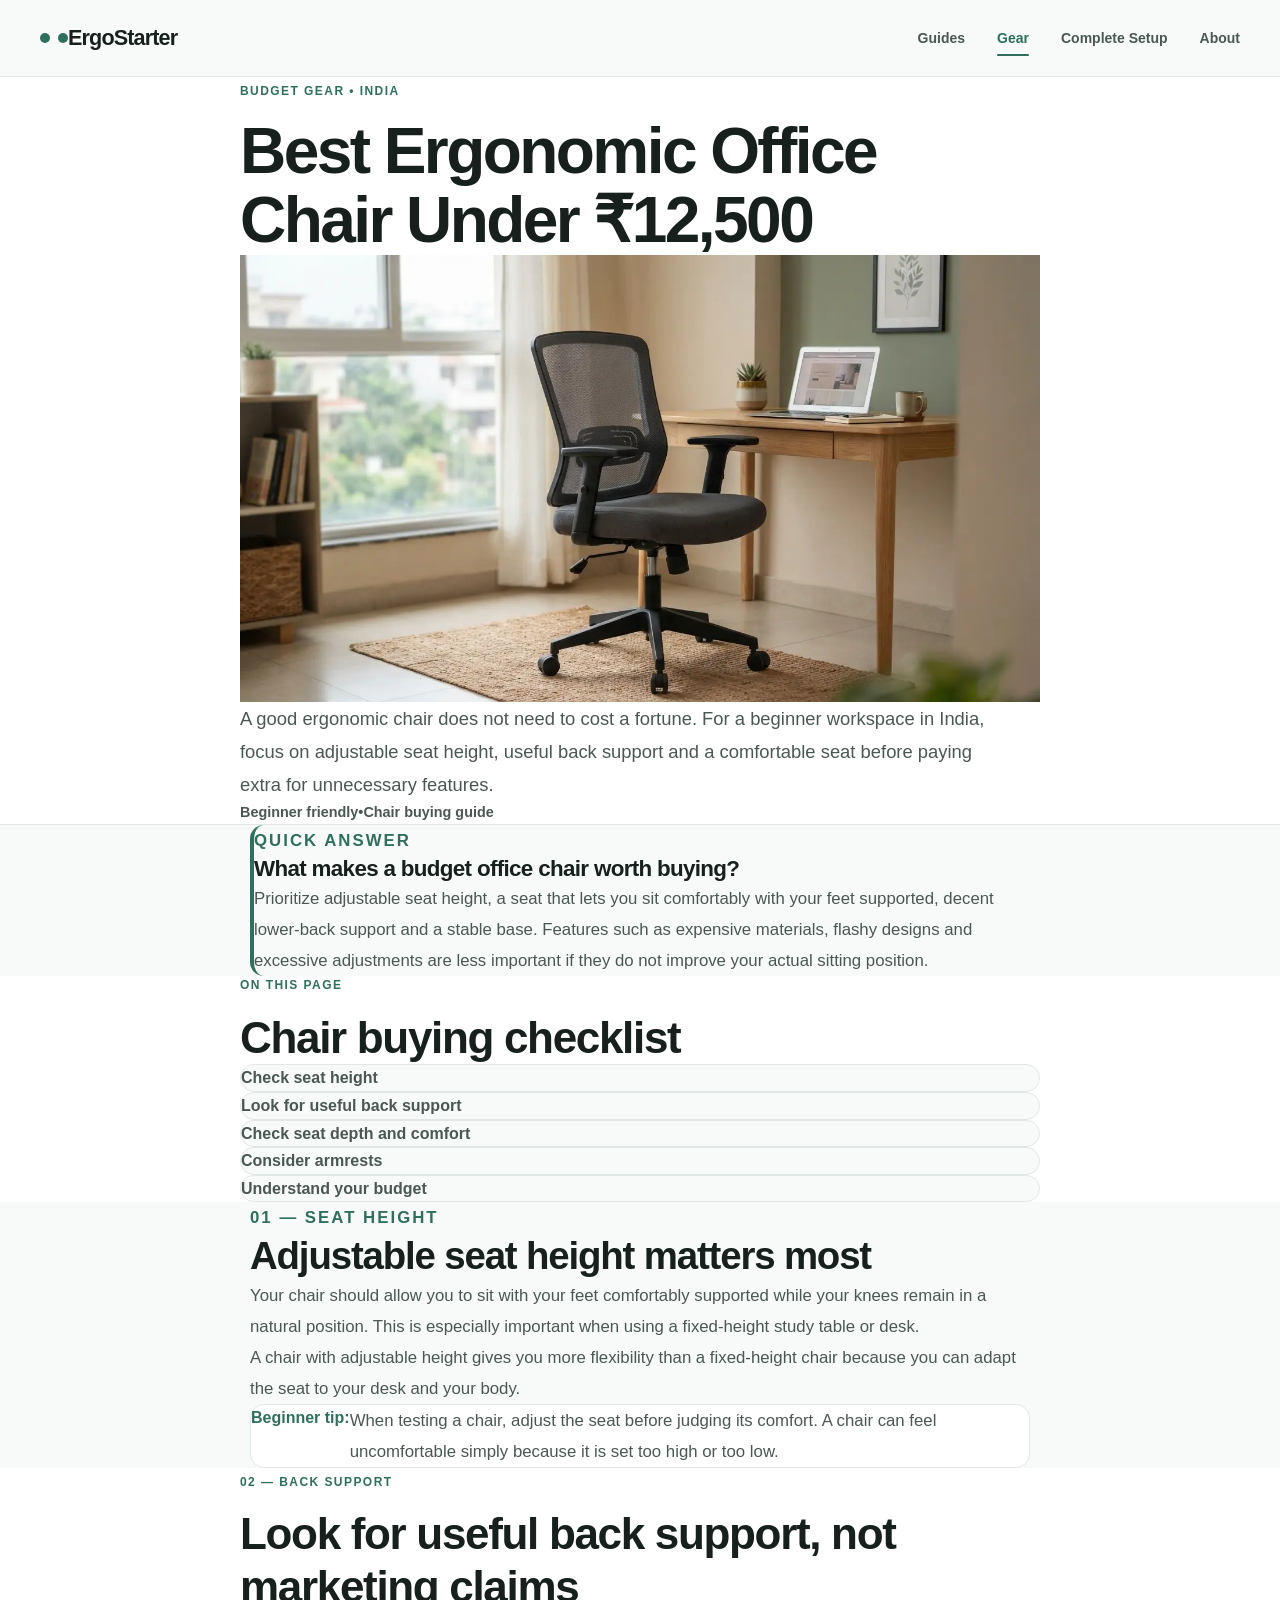
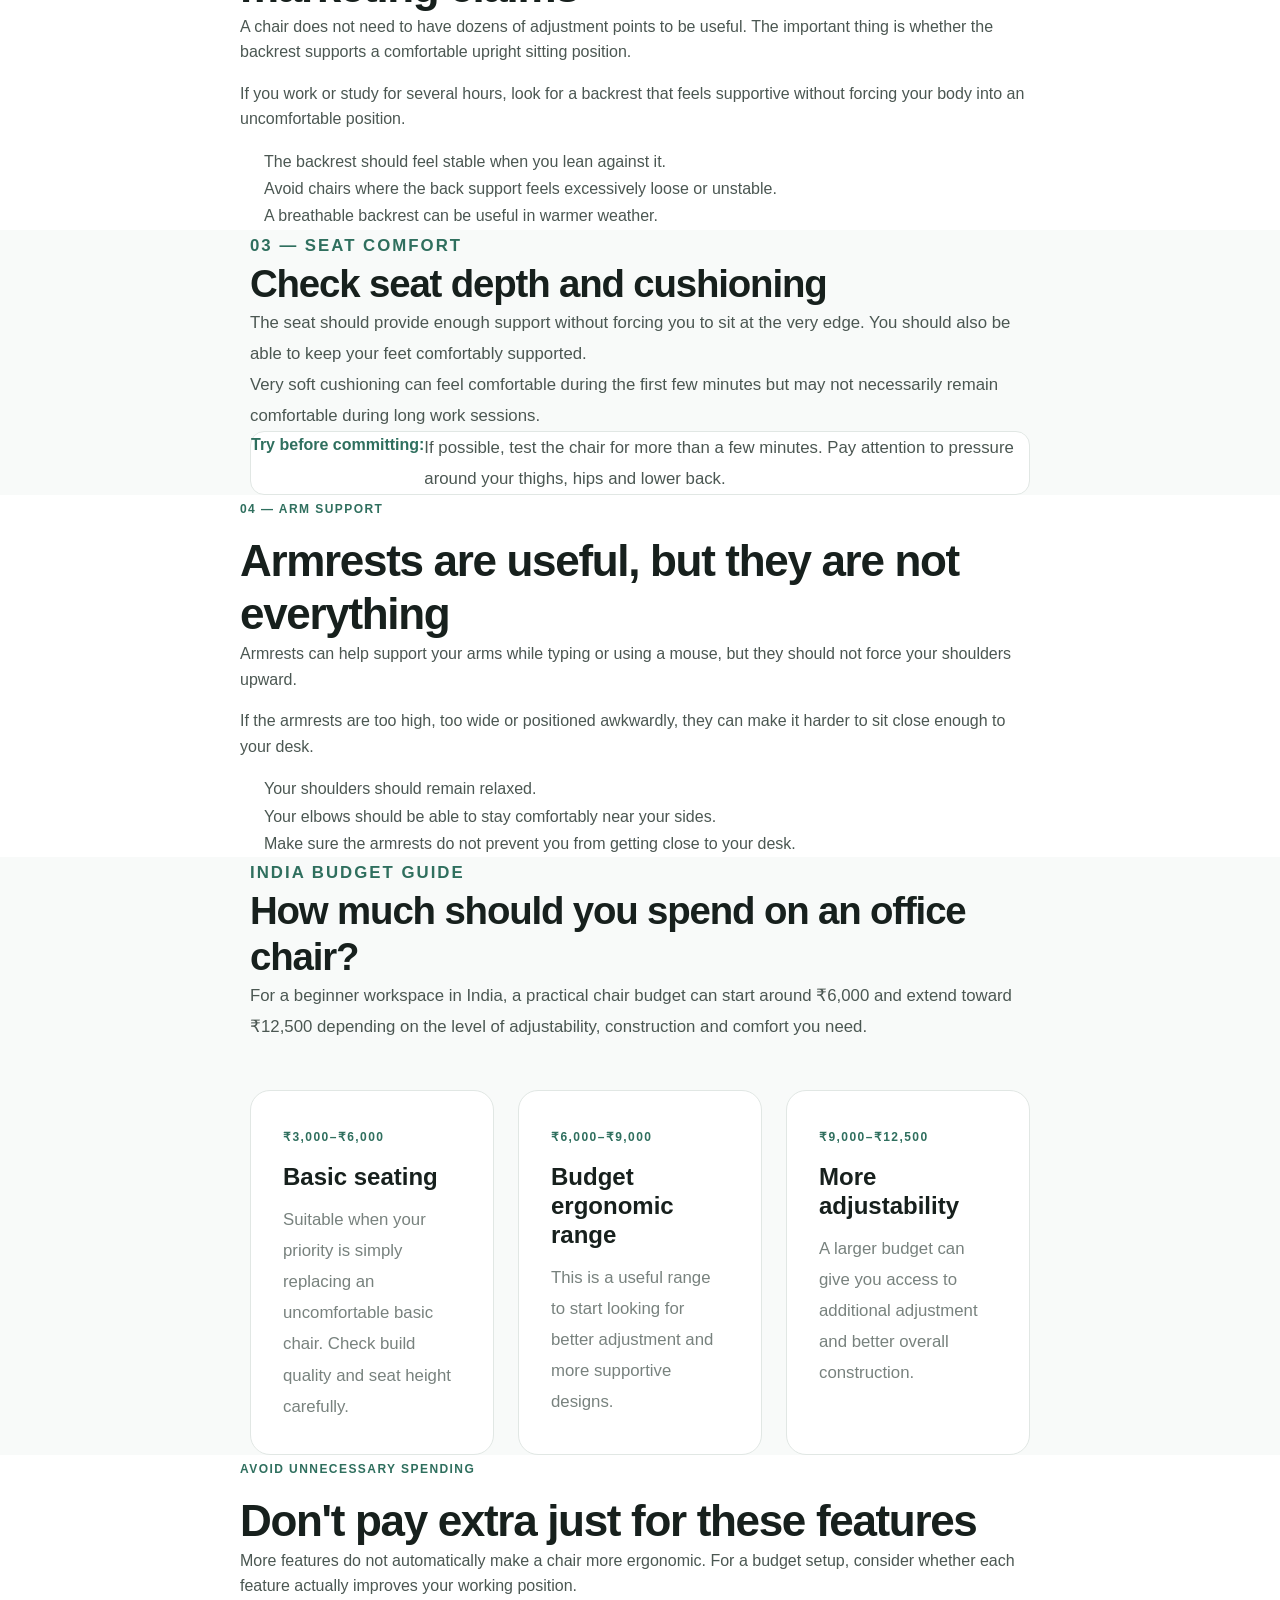
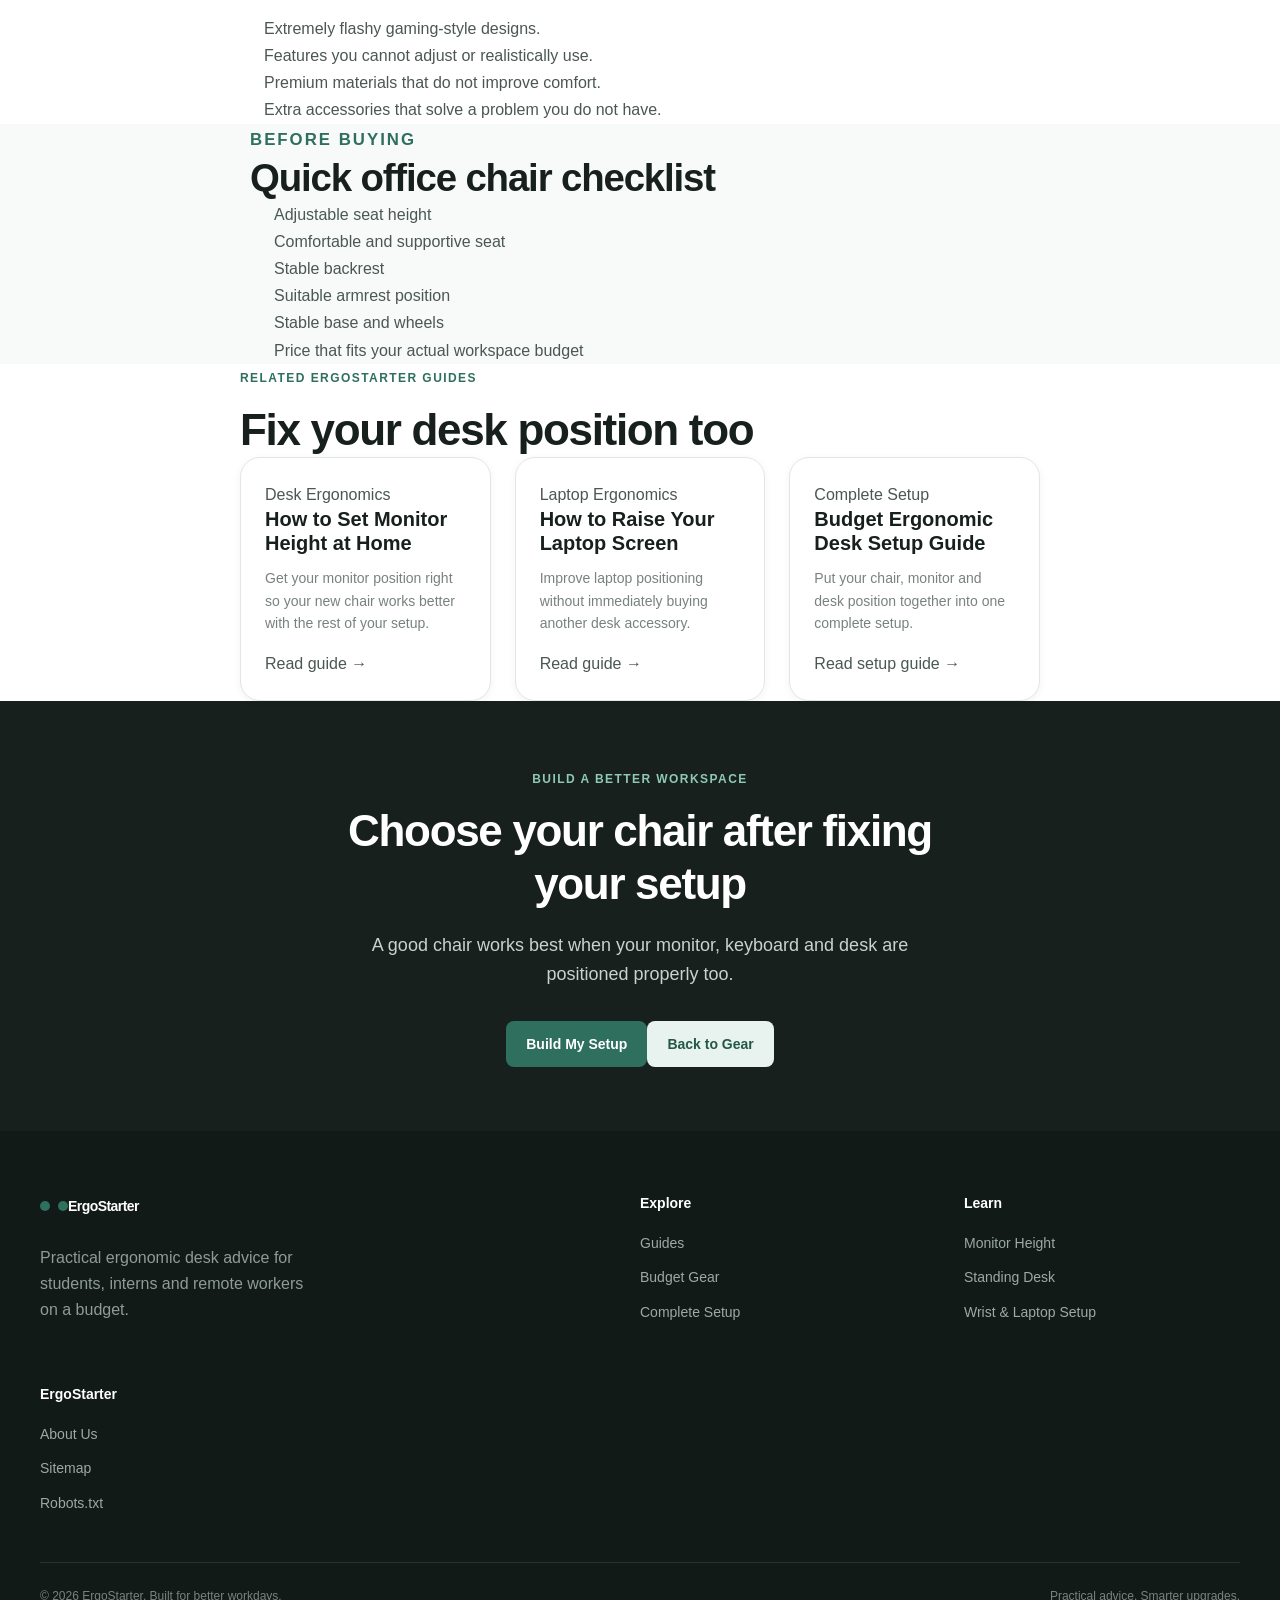
<file: gear/office-chair/index.html>
<!DOCTYPE html>
<html lang="en">
<head>
    <meta charset="UTF-8">

    <meta name="viewport" content="width=device-width, initial-scale=1.0">

    <title>Best Ergonomic Office Chair Under ₹12,500 | ErgoStarter</title>

    <meta
        name="description"
        content="Find the best ergonomic office chair options for a budget workspace in India. Learn which chair features matter, what to check before buying and how to choose within ₹12,500."
    >

    <meta
        name="robots"
        content="index, follow"
    >

    <link
        rel="canonical"
        href="https://ergostarter.pro/gear/office-chair/"
    >

    <meta
        property="og:title"
        content="Best Ergonomic Office Chair Under ₹12,500 | ErgoStarter"
    >

    <meta
        property="og:description"
        content="A practical guide to choosing an affordable ergonomic office chair in India."
    >

    <meta
        property="og:type"
        content="article"
    >

    <meta
        property="og:url"
        content="https://ergostarter.pro/gear/office-chair/"
    >

    <link rel="stylesheet" href="../../assets/css/style.css">
    <link rel="stylesheet" href="../../assets/css/components.css">
    <link rel="stylesheet" href="../../assets/css/responsive.css">

<!-- Google tag (gtag.js) - Deferred for Core Web Vitals -->
<script>
  window.dataLayer = window.dataLayer || [];
  function gtag(){dataLayer.push(arguments);}
  gtag('js', new Date());
  (function() {
    var loaded = false;
    function loadGTM() {
      if (loaded) return;
      loaded = true;
      var s = document.createElement('script');
      s.async = true;
      s.src = 'https://www.googletagmanager.com/gtm.js?id=GTM-KK4GDS9F';
      document.head.appendChild(s);
    }
    window.addEventListener('load', function() { setTimeout(loadGTM, 2500); });
    ['scroll', 'mousemove', 'touchstart', 'keydown'].forEach(function(evt) {
      window.addEventListener(evt, loadGTM, { once: true, passive: true });
    });
  })();
</script>

<!-- OpenGraph Metadata -->
<meta property="og:type" content="website" />
<meta property="og:site_name" content="ErgoStarter" />
<meta property="og:title" content="ErgoStarter: Budget Ergonomic Desk Setups in India" />
<meta property="og:description" content="Practical posture fixes, DIY workspace improvements, and budget ergonomic desk gear under ₹5,000 for Indian students and WFH beginners." />
<meta property="og:url" content="https://ergostarter.pro/" />

<!-- JSON-LD Structured Data (Organization & WebSite) -->
<script type="application/ld+json">
{
  "@context": "https://schema.org",
  "@graph": [
    {
      "@type": "Organization",
      "@id": "https://ergostarter.pro/#organization",
      "name": "ErgoStarter",
      "url": "https://ergostarter.pro/",
      "description": "Budget ergonomic workspace design and posture optimization guides for Indian students and remote workers."
    },
    {
      "@type": "WebSite",
      "@id": "https://ergostarter.pro/#website",
      "url": "https://ergostarter.pro/",
      "name": "ErgoStarter",
      "publisher": {
        "@id": "https://ergostarter.pro/#organization"
      }
    }
  ]
}
</script>
</head>

<body>

    <div id="site-header"></div>

    <main class="article-page">

        <!-- Article Header -->
        <header class="article-header">

            <div class="content-container">

                <p class="eyebrow">
                    Budget Gear • India
                </p>

                <h1>
                    Best Ergonomic Office Chair Under ₹12,500
                </h1>

                <div class="article-hero-image">
                    <img
                        src="/assets/images/gear/office-chair.webp"
                        alt="Affordable ergonomic office chair for a budget home office"
                        class="article-featured-image"
                        width="1600"
                        height="900"
                        loading="lazy"
                    >
                </div>

                <p class="article-intro">
                    A good ergonomic chair does not need to cost a fortune.
                    For a beginner workspace in India, focus on adjustable
                    seat height, useful back support and a comfortable seat
                    before paying extra for unnecessary features.
                </p>

                <div class="article-meta">
                    <span>Beginner friendly</span>
                    <span>•</span>
                    <span>Chair buying guide</span>
                </div>

            </div>

        </header>


        <!-- Quick Answer -->
        <section class="article-section">

            <div class="content-container">

                <div class="article-highlight">

                    <p class="eyebrow">
                        Quick answer
                    </p>

                    <h2>
                        What makes a budget office chair worth buying?
                    </h2>

                    <p>
                        Prioritize adjustable seat height, a seat that lets
                        you sit comfortably with your feet supported, decent
                        lower-back support and a stable base. Features such
                        as expensive materials, flashy designs and excessive
                        adjustments are less important if they do not improve
                        your actual sitting position.
                    </p>

                </div>

            </div>

        </section>


        <!-- Table of Contents -->
        <section class="article-section-alt">

            <div class="content-container">

                <nav class="article-toc" aria-label="Table of contents">

                    <p class="eyebrow">
                        On this page
                    </p>

                    <h2>
                        Chair buying checklist
                    </h2>

                    <ol>
                        <li>
                            <a href="#seat-height">
                                Check seat height
                            </a>
                        </li>

                        <li>
                            <a href="#back-support">
                                Look for useful back support
                            </a>
                        </li>

                        <li>
                            <a href="#seat-depth">
                                Check seat depth and comfort
                            </a>
                        </li>

                        <li>
                            <a href="#armrests">
                                Consider armrests
                            </a>
                        </li>

                        <li>
                            <a href="#budget">
                                Understand your budget
                            </a>
                        </li>
                    </ol>

                </nav>

            </div>

        </section>


        <!-- Seat Height -->
        <section
            id="seat-height"
            class="article-section"
        >

            <div class="content-container">

                <p class="eyebrow">
                    01 — Seat height
                </p>

                <h2>
                    Adjustable seat height matters most
                </h2>

                <p>
                    Your chair should allow you to sit with your feet
                    comfortably supported while your knees remain in a
                    natural position. This is especially important when
                    using a fixed-height study table or desk.
                </p>

                <p>
                    A chair with adjustable height gives you more flexibility
                    than a fixed-height chair because you can adapt the seat
                    to your desk and your body.
                </p>

                <div class="article-tip">

                    <strong>
                        Beginner tip:
                    </strong>

                    <p>
                        When testing a chair, adjust the seat before judging
                        its comfort. A chair can feel uncomfortable simply
                        because it is set too high or too low.
                    </p>

                </div>

            </div>

        </section>


        <!-- Back Support -->
        <section
            id="back-support"
            class="article-section-alt"
        >

            <div class="content-container">

                <p class="eyebrow">
                    02 — Back support
                </p>

                <h2>
                    Look for useful back support, not marketing claims
                </h2>

                <p>
                    A chair does not need to have dozens of adjustment points
                    to be useful. The important thing is whether the backrest
                    supports a comfortable upright sitting position.
                </p>

                <p>
                    If you work or study for several hours, look for a
                    backrest that feels supportive without forcing your body
                    into an uncomfortable position.
                </p>

                <ul class="article-list">

                    <li>
                        The backrest should feel stable when you lean against it.
                    </li>

                    <li>
                        Avoid chairs where the back support feels excessively
                        loose or unstable.
                    </li>

                    <li>
                        A breathable backrest can be useful in warmer weather.
                    </li>

                </ul>

            </div>

        </section>


        <!-- Seat Depth -->
        <section
            id="seat-depth"
            class="article-section"
        >

            <div class="content-container">

                <p class="eyebrow">
                    03 — Seat comfort
                </p>

                <h2>
                    Check seat depth and cushioning
                </h2>

                <p>
                    The seat should provide enough support without forcing you
                    to sit at the very edge. You should also be able to keep
                    your feet comfortably supported.
                </p>

                <p>
                    Very soft cushioning can feel comfortable during the
                    first few minutes but may not necessarily remain
                    comfortable during long work sessions.
                </p>

                <div class="article-tip">

                    <strong>
                        Try before committing:
                    </strong>

                    <p>
                        If possible, test the chair for more than a few
                        minutes. Pay attention to pressure around your thighs,
                        hips and lower back.
                    </p>

                </div>

            </div>

        </section>


        <!-- Armrests -->
        <section
            id="armrests"
            class="article-section-alt"
        >

            <div class="content-container">

                <p class="eyebrow">
                    04 — Arm support
                </p>

                <h2>
                    Armrests are useful, but they are not everything
                </h2>

                <p>
                    Armrests can help support your arms while typing or using
                    a mouse, but they should not force your shoulders upward.
                </p>

                <p>
                    If the armrests are too high, too wide or positioned
                    awkwardly, they can make it harder to sit close enough
                    to your desk.
                </p>

                <ul class="article-list">

                    <li>
                        Your shoulders should remain relaxed.
                    </li>

                    <li>
                        Your elbows should be able to stay comfortably near
                        your sides.
                    </li>

                    <li>
                        Make sure the armrests do not prevent you from getting
                        close to your desk.
                    </li>

                </ul>

            </div>

        </section>


        <!-- Budget -->
        <section
            id="budget"
            class="article-section"
        >

            <div class="content-container">

                <p class="eyebrow">
                    India budget guide
                </p>

                <h2>
                    How much should you spend on an office chair?
                </h2>

                <p>
                    For a beginner workspace in India, a practical chair
                    budget can start around ₹6,000 and extend toward
                    ₹12,500 depending on the level of adjustability,
                    construction and comfort you need.
                </p>

                <div class="value-grid">

                    <article class="value-card">

                        <span class="eyebrow">
                            ₹3,000–₹6,000
                        </span>

                        <h3>
                            Basic seating
                        </h3>

                        <p>
                            Suitable when your priority is simply replacing
                            an uncomfortable basic chair. Check build quality
                            and seat height carefully.
                        </p>

                    </article>


                    <article class="value-card">

                        <span class="eyebrow">
                            ₹6,000–₹9,000
                        </span>

                        <h3>
                            Budget ergonomic range
                        </h3>

                        <p>
                            This is a useful range to start looking for better
                            adjustment and more supportive designs.
                        </p>

                    </article>


                    <article class="value-card">

                        <span class="eyebrow">
                            ₹9,000–₹12,500
                        </span>

                        <h3>
                            More adjustability
                        </h3>

                        <p>
                            A larger budget can give you access to additional
                            adjustment and better overall construction.
                        </p>

                    </article>

                </div>

            </div>

        </section>


        <!-- What Not To Prioritize -->
        <section class="article-section-alt">

            <div class="content-container">

                <p class="eyebrow">
                    Avoid unnecessary spending
                </p>

                <h2>
                    Don't pay extra just for these features
                </h2>

                <p>
                    More features do not automatically make a chair more
                    ergonomic. For a budget setup, consider whether each
                    feature actually improves your working position.
                </p>

                <ul class="article-list">

                    <li>
                        Extremely flashy gaming-style designs.
                    </li>

                    <li>
                        Features you cannot adjust or realistically use.
                    </li>

                    <li>
                        Premium materials that do not improve comfort.
                    </li>

                    <li>
                        Extra accessories that solve a problem you do not have.
                    </li>

                </ul>

            </div>

        </section>


        <!-- Final Checklist -->
        <section class="article-section">

            <div class="content-container">

                <p class="eyebrow">
                    Before buying
                </p>

                <h2>
                    Quick office chair checklist
                </h2>

                <ul class="article-list">

                    <li>
                        Adjustable seat height
                    </li>

                    <li>
                        Comfortable and supportive seat
                    </li>

                    <li>
                        Stable backrest
                    </li>

                    <li>
                        Suitable armrest position
                    </li>

                    <li>
                        Stable base and wheels
                    </li>

                    <li>
                        Price that fits your actual workspace budget
                    </li>

                </ul>

            </div>

        </section>


        <!-- Related Guides -->
        <section class="article-section-alt">

            <div class="content-container">

                <p class="eyebrow">
                    Related ErgoStarter guides
                </p>

                <h2>
                    Fix your desk position too
                </h2>

                <div class="guide-grid">

                    <article class="guide-card">

                        <div class="guide-card-content">

                            <span class="guide-category">
                                Desk Ergonomics
                            </span>

                            <h3>
                                How to Set Monitor Height at Home
                            </h3>

                            <p>
                                Get your monitor position right so your new
                                chair works better with the rest of your setup.
                            </p>

                            <a
                                href="/guides/monitor-height/"
                                class="guide-link"
                            >
                                Read guide
                                <span aria-hidden="true">→</span>
                            </a>

                        </div>

                    </article>


                    <article class="guide-card">

                        <div class="guide-card-content">

                            <span class="guide-category">
                                Laptop Ergonomics
                            </span>

                            <h3>
                                How to Raise Your Laptop Screen
                            </h3>

                            <p>
                                Improve laptop positioning without immediately
                                buying another desk accessory.
                            </p>

                            <a
                                href="/guides/laptop-setup/"
                                class="guide-link"
                            >
                                Read guide
                                <span aria-hidden="true">→</span>
                            </a>

                        </div>

                    </article>


                    <article class="guide-card">

                        <div class="guide-card-content">

                            <span class="guide-category">
                                Complete Setup
                            </span>

                            <h3>
                                Budget Ergonomic Desk Setup Guide
                            </h3>

                            <p>
                                Put your chair, monitor and desk position
                                together into one complete setup.
                            </p>

                            <a
                                href="/budget-ergonomic-desk-setup-guide/"
                                class="guide-link"
                            >
                                Read setup guide
                                <span aria-hidden="true">→</span>
                            </a>

                        </div>

                    </article>

                </div>

            </div>

        </section>


        <!-- CTA -->
        <section class="setup-cta">

            <div class="container">

                <div class="cta-content">

                    <div>

                        <p class="eyebrow">
                            Build a better workspace
                        </p>

                        <h2>
                            Choose your chair after fixing your setup
                        </h2>

                        <p>
                            A good chair works best when your monitor,
                            keyboard and desk are positioned properly too.
                        </p>

                    </div>

                    <div class="article-cta-actions">

                        <a
                            class="btn btn-primary"
                            href="/budget-ergonomic-desk-setup-guide/"
                        >
                            Build My Setup
                        </a>

                        <a
                            class="btn btn-secondary"
                            href="/gear/"
                        >
                            Back to Gear
                        </a>

                    </div>

                </div>

            </div>

        </section>

    </main>


    <div id="site-footer"></div>


    <script
        src="../../assets/js/data.js"
        defer
    ></script>

    <script
        src="../../assets/js/components.js"
        defer
    ></script>

    <script
        src="../../assets/js/main.js"
        defer
    ></script>

    <script
        src="../../assets/js/search.js"
        defer
    ></script>

</body>
</html>
</file>
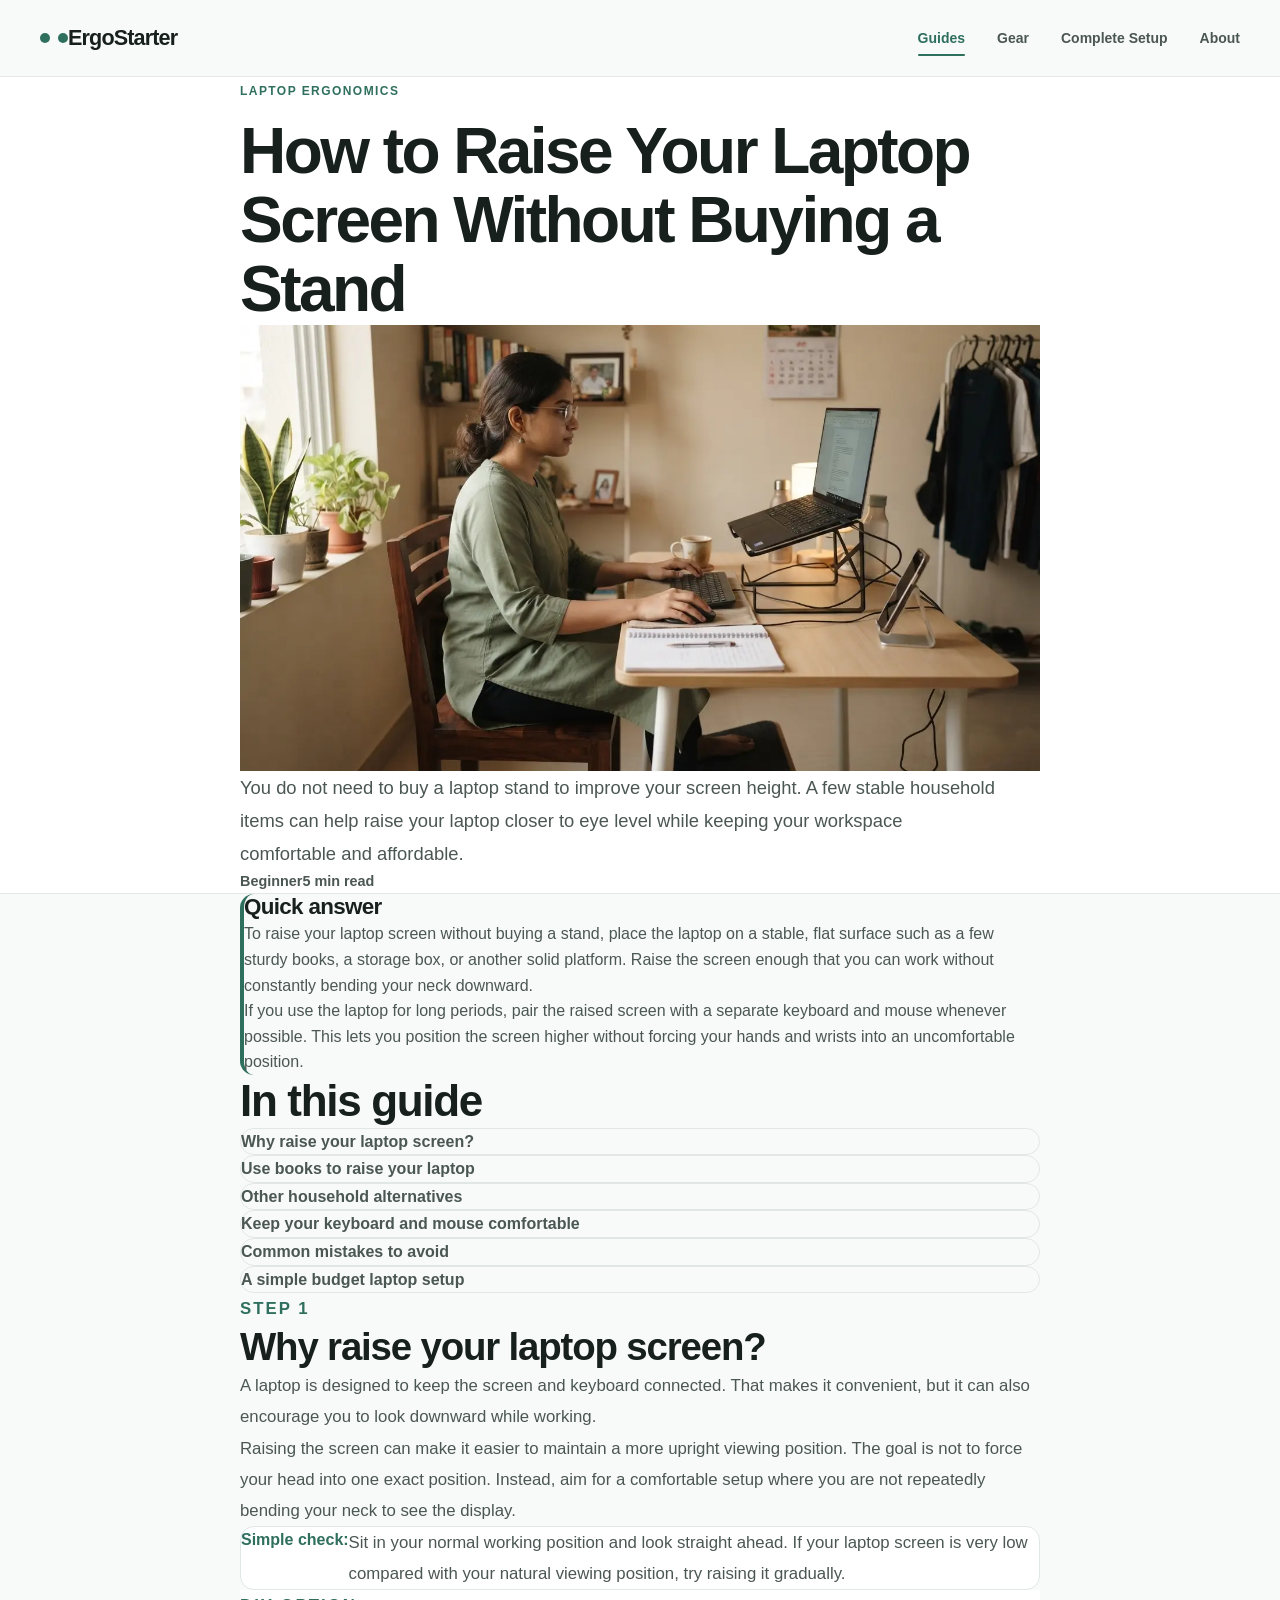
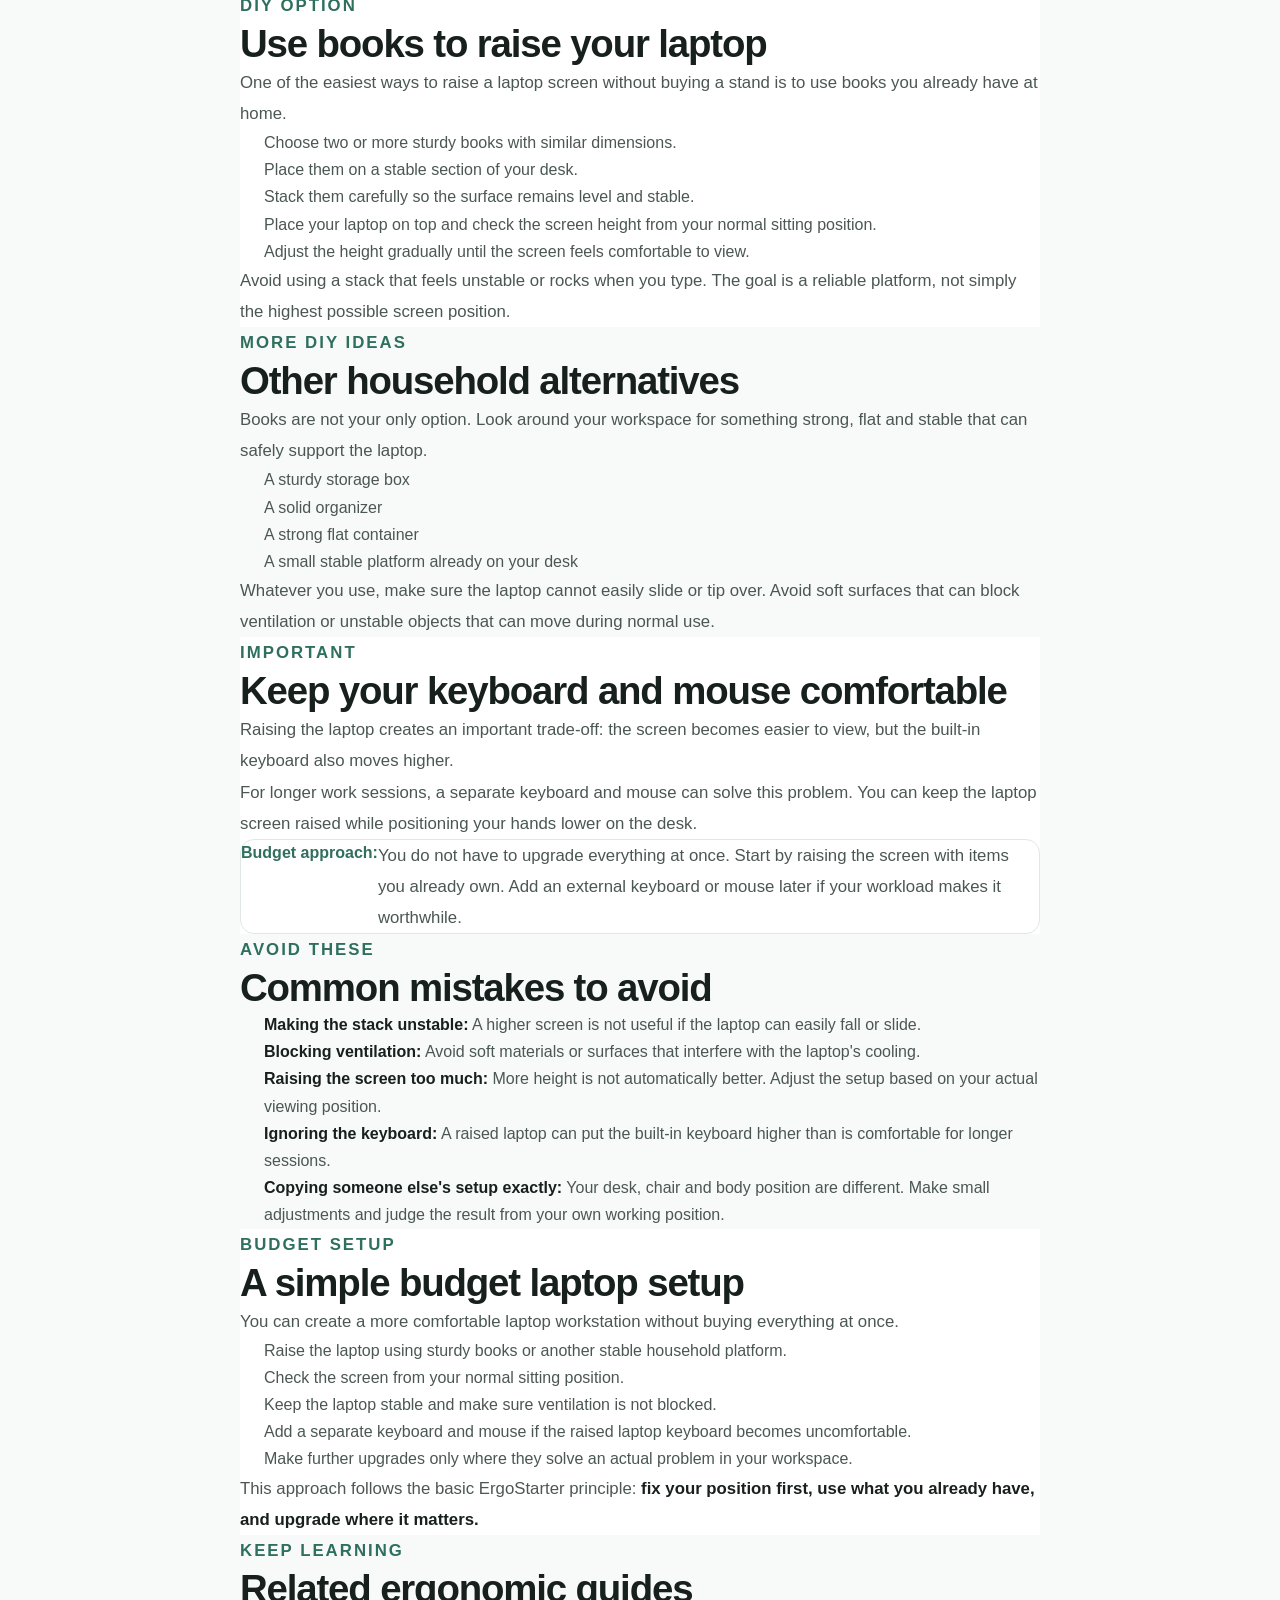
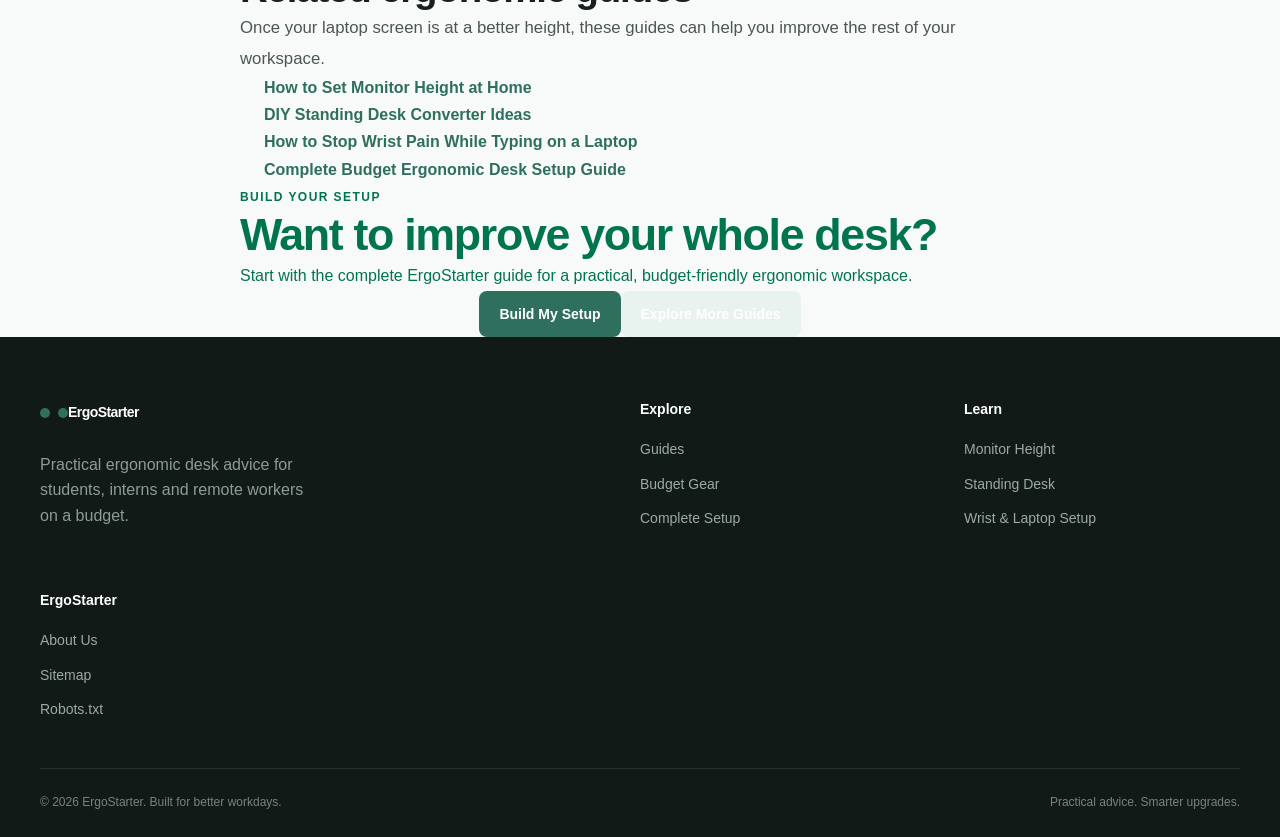
<file: guides/laptop-setup/index.html>
<!DOCTYPE html>
<html lang="en">
<head>
    <meta charset="UTF-8">

    <meta
        name="viewport"
        content="width=device-width, initial-scale=1.0"
    >

    <title>
        How to Raise Laptop Screen Without Buying a Stand | ErgoStarter
    </title>

    <meta
        name="description"
        content="Learn how to raise your laptop screen without buying a stand using simple household items and budget-friendly ergonomic fixes."
    >

    <meta
        name="robots"
        content="index, follow"
    >

    <link
        rel="canonical"
        href="https://ergostarter.pro/guides/laptop-setup/"
    >

    <meta
        property="og:title"
        content="How to Raise Laptop Screen Without Buying a Stand | ErgoStarter"
    >

    <meta
        property="og:description"
        content="Simple ways to raise your laptop screen using items you may already have at home."
    >

    <meta
        property="og:type"
        content="article"
    >

    <link
        rel="stylesheet"
        href="../../assets/css/style.css"
    >

    <link
        rel="stylesheet"
        href="../../assets/css/components.css"
    >

    <link
        rel="stylesheet"
        href="../../assets/css/responsive.css"
    >

<!-- Google tag (gtag.js) - Deferred for Core Web Vitals -->
<script>
  window.dataLayer = window.dataLayer || [];
  function gtag(){dataLayer.push(arguments);}
  gtag('js', new Date());
  (function() {
    var loaded = false;
    function loadGTM() {
      if (loaded) return;
      loaded = true;
      var s = document.createElement('script');
      s.async = true;
      s.src = 'https://www.googletagmanager.com/gtm.js?id=GTM-KK4GDS9F';
      document.head.appendChild(s);
    }
    window.addEventListener('load', function() { setTimeout(loadGTM, 2500); });
    ['scroll', 'mousemove', 'touchstart', 'keydown'].forEach(function(evt) {
      window.addEventListener(evt, loadGTM, { once: true, passive: true });
    });
  })();
</script>

<!-- OpenGraph Metadata -->
<meta property="og:type" content="website" />
<meta property="og:site_name" content="ErgoStarter" />
<meta property="og:title" content="ErgoStarter: Budget Ergonomic Desk Setups in India" />
<meta property="og:description" content="Practical posture fixes, DIY workspace improvements, and budget ergonomic desk gear under ₹5,000 for Indian students and WFH beginners." />
<meta property="og:url" content="https://ergostarter.pro/" />

<!-- JSON-LD Structured Data (Organization & WebSite) -->
<script type="application/ld+json">
{
  "@context": "https://schema.org",
  "@graph": [
    {
      "@type": "Organization",
      "@id": "https://ergostarter.pro/#organization",
      "name": "ErgoStarter",
      "url": "https://ergostarter.pro/",
      "description": "Budget ergonomic workspace design and posture optimization guides for Indian students and remote workers."
    },
    {
      "@type": "WebSite",
      "@id": "https://ergostarter.pro/#website",
      "url": "https://ergostarter.pro/",
      "name": "ErgoStarter",
      "publisher": {
        "@id": "https://ergostarter.pro/#organization"
      }
    }
  ]
}
</script>
</head>

<body>

    <!-- Header -->
    <div id="site-header"></div>

    <main class="article-page">

        <!-- Article Header -->
        <header class="article-header">
            <div class="content-container">

                <p class="eyebrow">
                    Laptop Ergonomics
                </p>

                <h1>
                    How to Raise Your Laptop Screen Without Buying a Stand
                </h1>

                <div class="article-hero-image">
                    <img
                        src="/assets/images/guides/laptop-setup.webp"
                        alt="Ergonomic laptop setup for working from home on a budget"
                        class="article-featured-image"
                        width="1600"
                        height="900"
                        loading="lazy"
                    >
                </div>

                <p class="article-intro">
                    You do not need to buy a laptop stand to improve your
                    screen height. A few stable household items can help
                    raise your laptop closer to eye level while keeping
                    your workspace comfortable and affordable.
                </p>

                <div class="article-meta">
                    <span>Beginner</span>
                    <span>5 min read</span>
                </div>

            </div>
        </header>


        <!-- Article Content -->
        <article class="content-container">

            <!-- Quick Answer -->
            <section class="article-highlight">

                <h2>
                    Quick answer
                </h2>

                <p>
                    To raise your laptop screen without buying a stand,
                    place the laptop on a stable, flat surface such as
                    a few sturdy books, a storage box, or another solid
                    platform. Raise the screen enough that you can work
                    without constantly bending your neck downward.
                </p>

                <p>
                    If you use the laptop for long periods, pair the
                    raised screen with a separate keyboard and mouse
                    whenever possible. This lets you position the screen
                    higher without forcing your hands and wrists into
                    an uncomfortable position.
                </p>

            </section>


            <!-- Table of Contents -->
            <section class="article-toc">

                <h2>
                    In this guide
                </h2>

                <ul>
                    <li>
                        <a href="#why-raise-screen">
                            Why raise your laptop screen?
                        </a>
                    </li>

                    <li>
                        <a href="#books">
                            Use books to raise your laptop
                        </a>
                    </li>

                    <li>
                        <a href="#household-items">
                            Other household alternatives
                        </a>
                    </li>

                    <li>
                        <a href="#keyboard-mouse">
                            Keep your keyboard and mouse comfortable
                        </a>
                    </li>

                    <li>
                        <a href="#mistakes">
                            Common mistakes to avoid
                        </a>
                    </li>

                    <li>
                        <a href="#best-setup">
                            A simple budget laptop setup
                        </a>
                    </li>
                </ul>

            </section>


            <!-- Section 1 -->
            <section
                id="why-raise-screen"
                class="article-section"
            >

                <p class="eyebrow">
                    Step 1
                </p>

                <h2>
                    Why raise your laptop screen?
                </h2>

                <p>
                    A laptop is designed to keep the screen and keyboard
                    connected. That makes it convenient, but it can also
                    encourage you to look downward while working.
                </p>

                <p>
                    Raising the screen can make it easier to maintain a
                    more upright viewing position. The goal is not to
                    force your head into one exact position. Instead,
                    aim for a comfortable setup where you are not
                    repeatedly bending your neck to see the display.
                </p>

                <div class="article-tip">

                    <strong>Simple check:</strong>

                    <p>
                        Sit in your normal working position and look
                        straight ahead. If your laptop screen is very
                        low compared with your natural viewing position,
                        try raising it gradually.
                    </p>

                </div>

            </section>


            <!-- Section 2 -->
            <section
                id="books"
                class="article-section article-section-alt"
            >

                <p class="eyebrow">
                    DIY option
                </p>

                <h2>
                    Use books to raise your laptop
                </h2>

                <p>
                    One of the easiest ways to raise a laptop screen
                    without buying a stand is to use books you already
                    have at home.
                </p>

                <ol class="article-list">

                    <li>
                        Choose two or more sturdy books with similar
                        dimensions.
                    </li>

                    <li>
                        Place them on a stable section of your desk.
                    </li>

                    <li>
                        Stack them carefully so the surface remains
                        level and stable.
                    </li>

                    <li>
                        Place your laptop on top and check the screen
                        height from your normal sitting position.
                    </li>

                    <li>
                        Adjust the height gradually until the screen
                        feels comfortable to view.
                    </li>

                </ol>

                <p>
                    Avoid using a stack that feels unstable or rocks
                    when you type. The goal is a reliable platform,
                    not simply the highest possible screen position.
                </p>

            </section>


            <!-- Section 3 -->
            <section
                id="household-items"
                class="article-section"
            >

                <p class="eyebrow">
                    More DIY ideas
                </p>

                <h2>
                    Other household alternatives
                </h2>

                <p>
                    Books are not your only option. Look around your
                    workspace for something strong, flat and stable
                    that can safely support the laptop.
                </p>

                <ul class="article-list">

                    <li>
                        A sturdy storage box
                    </li>

                    <li>
                        A solid organizer
                    </li>

                    <li>
                        A strong flat container
                    </li>

                    <li>
                        A small stable platform already on your desk
                    </li>

                </ul>

                <p>
                    Whatever you use, make sure the laptop cannot easily
                    slide or tip over. Avoid soft surfaces that can
                    block ventilation or unstable objects that can move
                    during normal use.
                </p>

            </section>


            <!-- Section 4 -->
            <section
                id="keyboard-mouse"
                class="article-section article-section-alt"
            >

                <p class="eyebrow">
                    Important
                </p>

                <h2>
                    Keep your keyboard and mouse comfortable
                </h2>

                <p>
                    Raising the laptop creates an important trade-off:
                    the screen becomes easier to view, but the built-in
                    keyboard also moves higher.
                </p>

                <p>
                    For longer work sessions, a separate keyboard and
                    mouse can solve this problem. You can keep the
                    laptop screen raised while positioning your hands
                    lower on the desk.
                </p>

                <div class="article-tip">

                    <strong>Budget approach:</strong>

                    <p>
                        You do not have to upgrade everything at once.
                        Start by raising the screen with items you
                        already own. Add an external keyboard or mouse
                        later if your workload makes it worthwhile.
                    </p>

                </div>

            </section>


            <!-- Section 5 -->
            <section
                id="mistakes"
                class="article-section"
            >

                <p class="eyebrow">
                    Avoid these
                </p>

                <h2>
                    Common mistakes to avoid
                </h2>

                <ul class="article-list">

                    <li>
                        <strong>Making the stack unstable:</strong>
                        A higher screen is not useful if the laptop can
                        easily fall or slide.
                    </li>

                    <li>
                        <strong>Blocking ventilation:</strong>
                        Avoid soft materials or surfaces that interfere
                        with the laptop's cooling.
                    </li>

                    <li>
                        <strong>Raising the screen too much:</strong>
                        More height is not automatically better. Adjust
                        the setup based on your actual viewing position.
                    </li>

                    <li>
                        <strong>Ignoring the keyboard:</strong>
                        A raised laptop can put the built-in keyboard
                        higher than is comfortable for longer sessions.
                    </li>

                    <li>
                        <strong>Copying someone else's setup exactly:</strong>
                        Your desk, chair and body position are different.
                        Make small adjustments and judge the result
                        from your own working position.
                    </li>

                </ul>

            </section>


            <!-- Section 6 -->
            <section
                id="best-setup"
                class="article-section article-section-alt"
            >

                <p class="eyebrow">
                    Budget setup
                </p>

                <h2>
                    A simple budget laptop setup
                </h2>

                <p>
                    You can create a more comfortable laptop workstation
                    without buying everything at once.
                </p>

                <ol class="article-list">

                    <li>
                        Raise the laptop using sturdy books or another
                        stable household platform.
                    </li>

                    <li>
                        Check the screen from your normal sitting
                        position.
                    </li>

                    <li>
                        Keep the laptop stable and make sure ventilation
                        is not blocked.
                    </li>

                    <li>
                        Add a separate keyboard and mouse if the raised
                        laptop keyboard becomes uncomfortable.
                    </li>

                    <li>
                        Make further upgrades only where they solve an
                        actual problem in your workspace.
                    </li>

                </ol>

                <p>
                    This approach follows the basic ErgoStarter principle:
                    <strong>fix your position first, use what you already
                    have, and upgrade where it matters.</strong>
                </p>

            </section>


            <!-- Related Guides -->
            <section class="article-section">

                <p class="eyebrow">
                    Keep learning
                </p>

                <h2>
                    Related ergonomic guides
                </h2>

                <p>
                    Once your laptop screen is at a better height,
                    these guides can help you improve the rest of your
                    workspace.
                </p>

                <ul class="article-list">

                    <li>
                        <a
                            class="article-inline-link"
                            href="/guides/monitor-height/"
                        >
                            How to Set Monitor Height at Home
                        </a>
                    </li>

                    <li>
                        <a
                            class="article-inline-link"
                            href="/guides/standing-desk/"
                        >
                            DIY Standing Desk Converter Ideas
                        </a>
                    </li>

                    <li>
                        <a
                            class="article-inline-link"
                            href="/guides/wrist-pain/"
                        >
                            How to Stop Wrist Pain While Typing on a Laptop
                        </a>
                    </li>

                    <li>
                        <a
                            class="article-inline-link"
                            href="/budget-ergonomic-desk-setup-guide/"
                        >
                            Complete Budget Ergonomic Desk Setup Guide
                        </a>
                    </li>

                </ul>

            </section>


            <!-- CTA -->
            <section class="article-cta">

                <div class="article-cta-content">

                    <p class="eyebrow">
                        Build your setup
                    </p>

                    <h2>
                        Want to improve your whole desk?
                    </h2>

                    <p>
                        Start with the complete ErgoStarter guide for a
                        practical, budget-friendly ergonomic workspace.
                    </p>

                    <div class="article-cta-actions">

                        <a
                            class="btn btn-primary"
                            href="/budget-ergonomic-desk-setup-guide/"
                        >
                            Build My Setup
                        </a>

                        <a
                            class="btn btn-secondary"
                            href="/guides/"
                        >
                            Explore More Guides
                        </a>

                    </div>

                </div>

            </section>

        </article>

    </main>


    <!-- Footer -->
    <div id="site-footer"></div>


    <!-- JavaScript -->
    <script
        src="../../assets/js/data.js"
        defer
    ></script>

    <script
        src="../../assets/js/components.js"
        defer
    ></script>

    <script
        src="../../assets/js/main.js"
        defer
    ></script>

    <script
        src="../../assets/js/search.js"
        defer
    ></script>

</body>
</html>
</file>
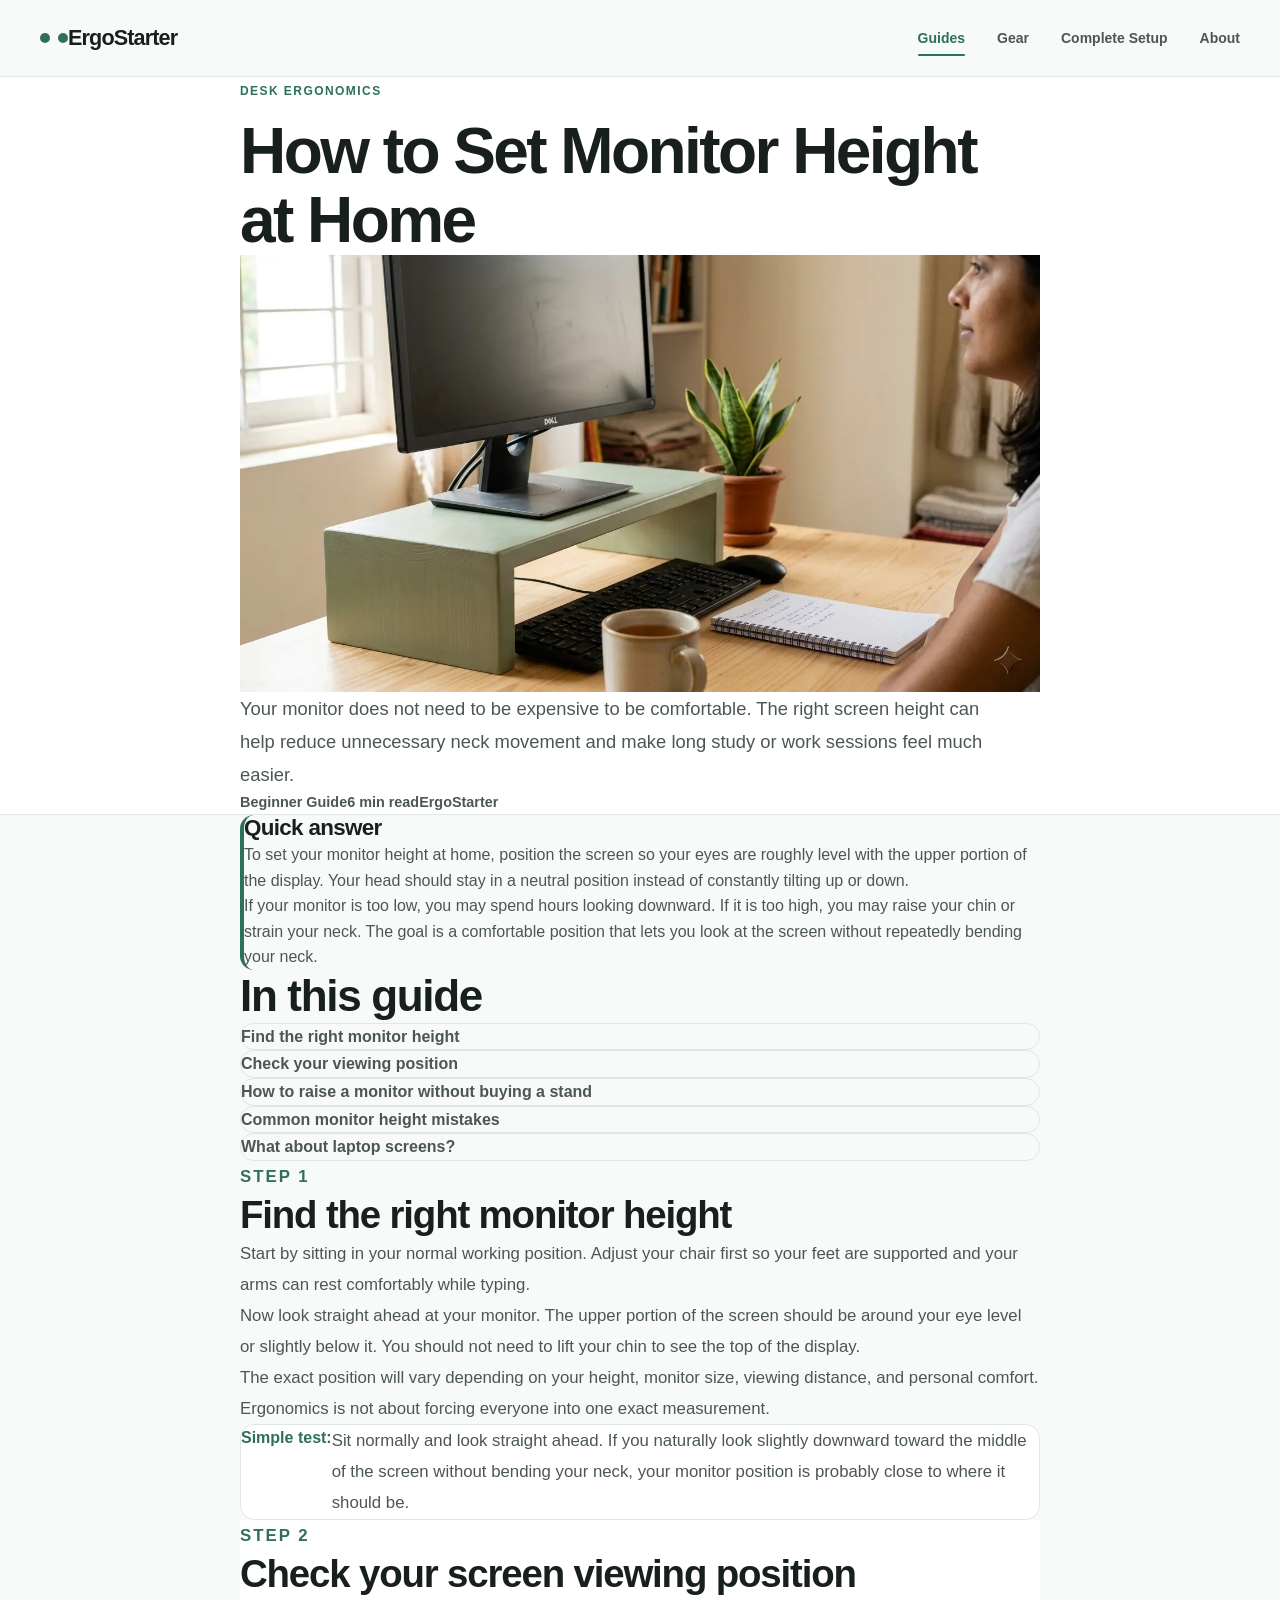
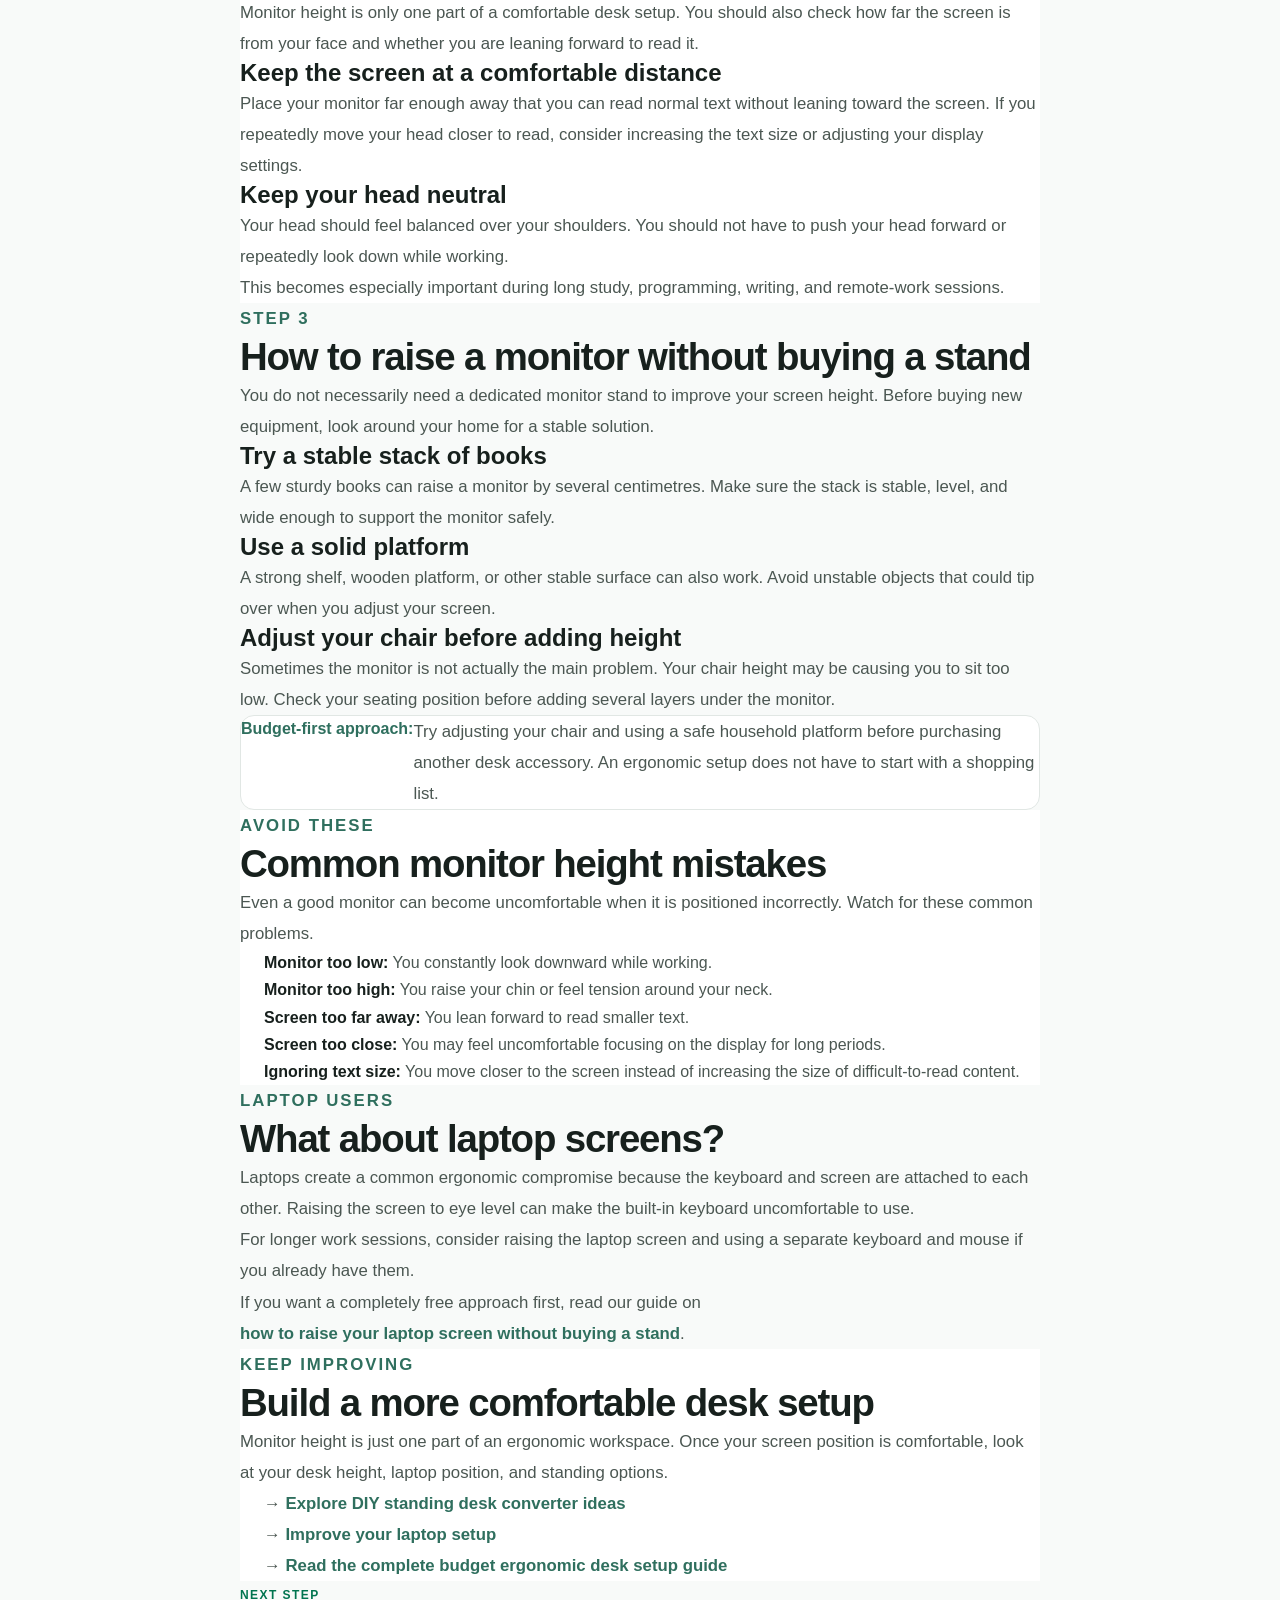
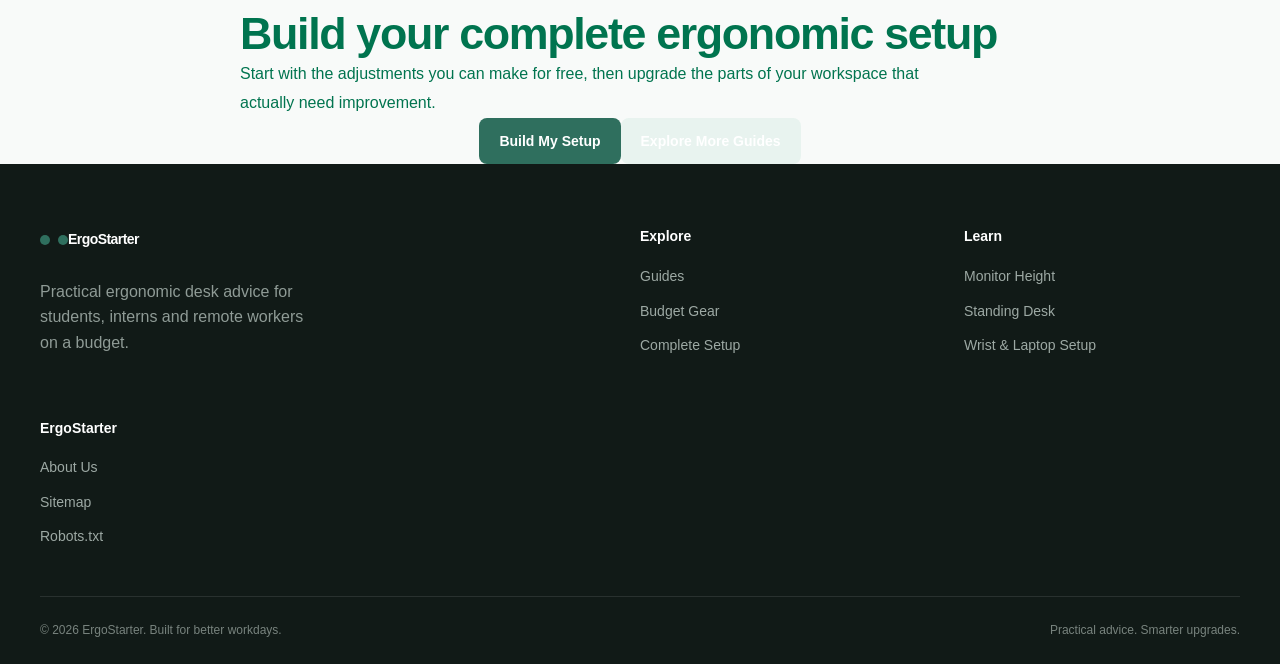
<file: guides/monitor-height/index.html>
<!DOCTYPE html>
<html lang="en">
<head>
    <meta charset="UTF-8">

    <meta
        name="viewport"
        content="width=device-width, initial-scale=1.0"
    >

    <title>How to Set Monitor Height at Home | ErgoStarter</title>

    <meta
        name="description"
        content="Learn how to set monitor height at home for better posture, less neck strain, and a more comfortable ergonomic desk setup."
    >

    <meta
        name="robots"
        content="index, follow"
    >

    <link
        rel="canonical"
        href="https://ergostarter.pro/guides/monitor-height/"
    >

    <meta
        property="og:title"
        content="How to Set Monitor Height at Home | ErgoStarter"
    >

    <meta
        property="og:description"
        content="A simple guide to setting your monitor at the right height for a more comfortable desk setup."
    >

    <meta
        property="og:type"
        content="article"
    >

    <meta
        property="og:url"
        content="https://ergostarter.pro/guides/monitor-height/"
    >

    <link rel="stylesheet" href="../../assets/css/style.css">
    <link rel="stylesheet" href="../../assets/css/components.css">
    <link rel="stylesheet" href="../../assets/css/responsive.css">

<!-- Google tag (gtag.js) - Deferred for Core Web Vitals -->
<script>
  window.dataLayer = window.dataLayer || [];
  function gtag(){dataLayer.push(arguments);}
  gtag('js', new Date());
  (function() {
    var loaded = false;
    function loadGTM() {
      if (loaded) return;
      loaded = true;
      var s = document.createElement('script');
      s.async = true;
      s.src = 'https://www.googletagmanager.com/gtm.js?id=GTM-KK4GDS9F';
      document.head.appendChild(s);
    }
    window.addEventListener('load', function() { setTimeout(loadGTM, 2500); });
    ['scroll', 'mousemove', 'touchstart', 'keydown'].forEach(function(evt) {
      window.addEventListener(evt, loadGTM, { once: true, passive: true });
    });
  })();
</script>

<!-- OpenGraph Metadata -->
<meta property="og:type" content="website" />
<meta property="og:site_name" content="ErgoStarter" />
<meta property="og:title" content="ErgoStarter: Budget Ergonomic Desk Setups in India" />
<meta property="og:description" content="Practical posture fixes, DIY workspace improvements, and budget ergonomic desk gear under ₹5,000 for Indian students and WFH beginners." />
<meta property="og:url" content="https://ergostarter.pro/" />

<!-- JSON-LD Structured Data (Organization & WebSite) -->
<script type="application/ld+json">
{
  "@context": "https://schema.org",
  "@graph": [
    {
      "@type": "Organization",
      "@id": "https://ergostarter.pro/#organization",
      "name": "ErgoStarter",
      "url": "https://ergostarter.pro/",
      "description": "Budget ergonomic workspace design and posture optimization guides for Indian students and remote workers."
    },
    {
      "@type": "WebSite",
      "@id": "https://ergostarter.pro/#website",
      "url": "https://ergostarter.pro/",
      "name": "ErgoStarter",
      "publisher": {
        "@id": "https://ergostarter.pro/#organization"
      }
    }
  ]
}
</script>
</head>

<body>

    <!-- Header -->
    <div id="site-header"></div>

    <main class="article-page">

        <!-- Article Header -->
        <header class="article-header">
            <div class="content-container">

                <p class="eyebrow">Desk Ergonomics</p>

                <h1>
                    How to Set Monitor Height at Home
                </h1>

                <div class="article-hero-image">
                    <img
                        src="/assets/images/guides/monitor-height.webp"
                        alt="Correct monitor height for an ergonomic desk setup"
                        class="article-featured-image"
                        width="1600"
                        height="900"
                        loading="lazy"
                    >
                </div>

                <p class="article-intro">
                    Your monitor does not need to be expensive to be comfortable.
                    The right screen height can help reduce unnecessary neck
                    movement and make long study or work sessions feel much easier.
                </p>

                <div class="article-meta">
                    <span>Beginner Guide</span>
                    <span>6 min read</span>
                    <span>ErgoStarter</span>
                </div>

            </div>
        </header>

        <article class="content-container">

            <!-- Quick Answer -->
            <section class="article-highlight">

                <h2>Quick answer</h2>

                <p>
                    To set your monitor height at home, position the screen so
                    your eyes are roughly level with the upper portion of the
                    display. Your head should stay in a neutral position instead
                    of constantly tilting up or down.
                </p>

                <p>
                    If your monitor is too low, you may spend hours looking
                    downward. If it is too high, you may raise your chin or
                    strain your neck. The goal is a comfortable position that
                    lets you look at the screen without repeatedly bending your
                    neck.
                </p>

            </section>

            <!-- Table of Contents -->
            <nav class="article-toc" aria-label="Table of contents">

                <h2>In this guide</h2>

                <ul>
                    <li>
                        <a href="#ideal-height">
                            Find the right monitor height
                        </a>
                    </li>

                    <li>
                        <a href="#check-position">
                            Check your viewing position
                        </a>
                    </li>

                    <li>
                        <a href="#raise-monitor">
                            How to raise a monitor without buying a stand
                        </a>
                    </li>

                    <li>
                        <a href="#common-mistakes">
                            Common monitor height mistakes
                        </a>
                    </li>

                    <li>
                        <a href="#laptop">
                            What about laptop screens?
                        </a>
                    </li>
                </ul>

            </nav>

            <!-- Section 1 -->
            <section
                id="ideal-height"
                class="article-section"
            >

                <p class="eyebrow">Step 1</p>

                <h2>Find the right monitor height</h2>

                <p>
                    Start by sitting in your normal working position. Adjust
                    your chair first so your feet are supported and your arms
                    can rest comfortably while typing.
                </p>

                <p>
                    Now look straight ahead at your monitor. The upper portion
                    of the screen should be around your eye level or slightly
                    below it. You should not need to lift your chin to see the
                    top of the display.
                </p>

                <p>
                    The exact position will vary depending on your height,
                    monitor size, viewing distance, and personal comfort.
                    Ergonomics is not about forcing everyone into one exact
                    measurement.
                </p>

                <div class="article-tip">

                    <strong>Simple test:</strong>

                    <p>
                        Sit normally and look straight ahead. If you naturally
                        look slightly downward toward the middle of the screen
                        without bending your neck, your monitor position is
                        probably close to where it should be.
                    </p>

                </div>

            </section>

            <!-- Section 2 -->
            <section
                id="check-position"
                class="article-section article-section-alt"
            >

                <p class="eyebrow">Step 2</p>

                <h2>Check your screen viewing position</h2>

                <p>
                    Monitor height is only one part of a comfortable desk setup.
                    You should also check how far the screen is from your face
                    and whether you are leaning forward to read it.
                </p>

                <h3>Keep the screen at a comfortable distance</h3>

                <p>
                    Place your monitor far enough away that you can read normal
                    text without leaning toward the screen. If you repeatedly
                    move your head closer to read, consider increasing the text
                    size or adjusting your display settings.
                </p>

                <h3>Keep your head neutral</h3>

                <p>
                    Your head should feel balanced over your shoulders. You
                    should not have to push your head forward or repeatedly
                    look down while working.
                </p>

                <p>
                    This becomes especially important during long study,
                    programming, writing, and remote-work sessions.
                </p>

            </section>

            <!-- Section 3 -->
            <section
                id="raise-monitor"
                class="article-section"
            >

                <p class="eyebrow">Step 3</p>

                <h2>How to raise a monitor without buying a stand</h2>

                <p>
                    You do not necessarily need a dedicated monitor stand to
                    improve your screen height. Before buying new equipment,
                    look around your home for a stable solution.
                </p>

                <h3>Try a stable stack of books</h3>

                <p>
                    A few sturdy books can raise a monitor by several
                    centimetres. Make sure the stack is stable, level, and
                    wide enough to support the monitor safely.
                </p>

                <h3>Use a solid platform</h3>

                <p>
                    A strong shelf, wooden platform, or other stable surface
                    can also work. Avoid unstable objects that could tip over
                    when you adjust your screen.
                </p>

                <h3>Adjust your chair before adding height</h3>

                <p>
                    Sometimes the monitor is not actually the main problem.
                    Your chair height may be causing you to sit too low. Check
                    your seating position before adding several layers under
                    the monitor.
                </p>

                <div class="article-tip">

                    <strong>Budget-first approach:</strong>

                    <p>
                        Try adjusting your chair and using a safe household
                        platform before purchasing another desk accessory.
                        An ergonomic setup does not have to start with a
                        shopping list.
                    </p>

                </div>

            </section>

            <!-- Section 4 -->
            <section
                id="common-mistakes"
                class="article-section article-section-alt"
            >

                <p class="eyebrow">Avoid these</p>

                <h2>Common monitor height mistakes</h2>

                <p>
                    Even a good monitor can become uncomfortable when it is
                    positioned incorrectly. Watch for these common problems.
                </p>

                <ul class="article-list">

                    <li>
                        <strong>Monitor too low:</strong>
                        You constantly look downward while working.
                    </li>

                    <li>
                        <strong>Monitor too high:</strong>
                        You raise your chin or feel tension around your neck.
                    </li>

                    <li>
                        <strong>Screen too far away:</strong>
                        You lean forward to read smaller text.
                    </li>

                    <li>
                        <strong>Screen too close:</strong>
                        You may feel uncomfortable focusing on the display
                        for long periods.
                    </li>

                    <li>
                        <strong>Ignoring text size:</strong>
                        You move closer to the screen instead of increasing
                        the size of difficult-to-read content.
                    </li>

                </ul>

            </section>

            <!-- Section 5 -->
            <section
                id="laptop"
                class="article-section"
            >

                <p class="eyebrow">Laptop users</p>

                <h2>What about laptop screens?</h2>

                <p>
                    Laptops create a common ergonomic compromise because the
                    keyboard and screen are attached to each other. Raising
                    the screen to eye level can make the built-in keyboard
                    uncomfortable to use.
                </p>

                <p>
                    For longer work sessions, consider raising the laptop
                    screen and using a separate keyboard and mouse if you
                    already have them.
                </p>

                <p>
                    If you want a completely free approach first, read our
                    guide on
                    <a
                        class="article-inline-link"
                        href="/guides/laptop-setup/"
                    >
                        how to raise your laptop screen without buying a stand
                    </a>.
                </p>

            </section>

            <!-- Related Guides -->
            <section class="article-section article-section-alt">

                <p class="eyebrow">Keep improving</p>

                <h2>Build a more comfortable desk setup</h2>

                <p>
                    Monitor height is just one part of an ergonomic workspace.
                    Once your screen position is comfortable, look at your
                    desk height, laptop position, and standing options.
                </p>

                <div class="article-list">

                    <p>
                        →
                        <a
                            class="article-inline-link"
                            href="/guides/standing-desk/"
                        >
                            Explore DIY standing desk converter ideas
                        </a>
                    </p>

                    <p>
                        →
                        <a
                            class="article-inline-link"
                            href="/guides/laptop-setup/"
                        >
                            Improve your laptop setup
                        </a>
                    </p>

                    <p>
                        →
                        <a
                            class="article-inline-link"
                            href="/budget-ergonomic-desk-setup-guide/"
                        >
                            Read the complete budget ergonomic desk setup guide
                        </a>
                    </p>

                </div>

            </section>

            <!-- CTA -->
            <section class="article-cta">

                <div class="article-cta-content">

                    <p class="eyebrow">Next step</p>

                    <h2>Build your complete ergonomic setup</h2>

                    <p>
                        Start with the adjustments you can make for free, then
                        upgrade the parts of your workspace that actually need
                        improvement.
                    </p>

                    <div class="article-cta-actions">

                        <a
                            class="btn btn-primary"
                            href="/budget-ergonomic-desk-setup-guide/"
                        >
                            Build My Setup
                        </a>

                        <a
                            class="btn btn-secondary"
                            href="/guides/"
                        >
                            Explore More Guides
                        </a>

                    </div>

                </div>

            </section>

        </article>

    </main>

    <!-- Footer -->
    <div id="site-footer"></div>

    <script src="../../assets/js/data.js" defer></script>
    <script src="../../assets/js/components.js" defer></script>
    <script src="../../assets/js/main.js" defer></script>

</body>
</html>
</file>
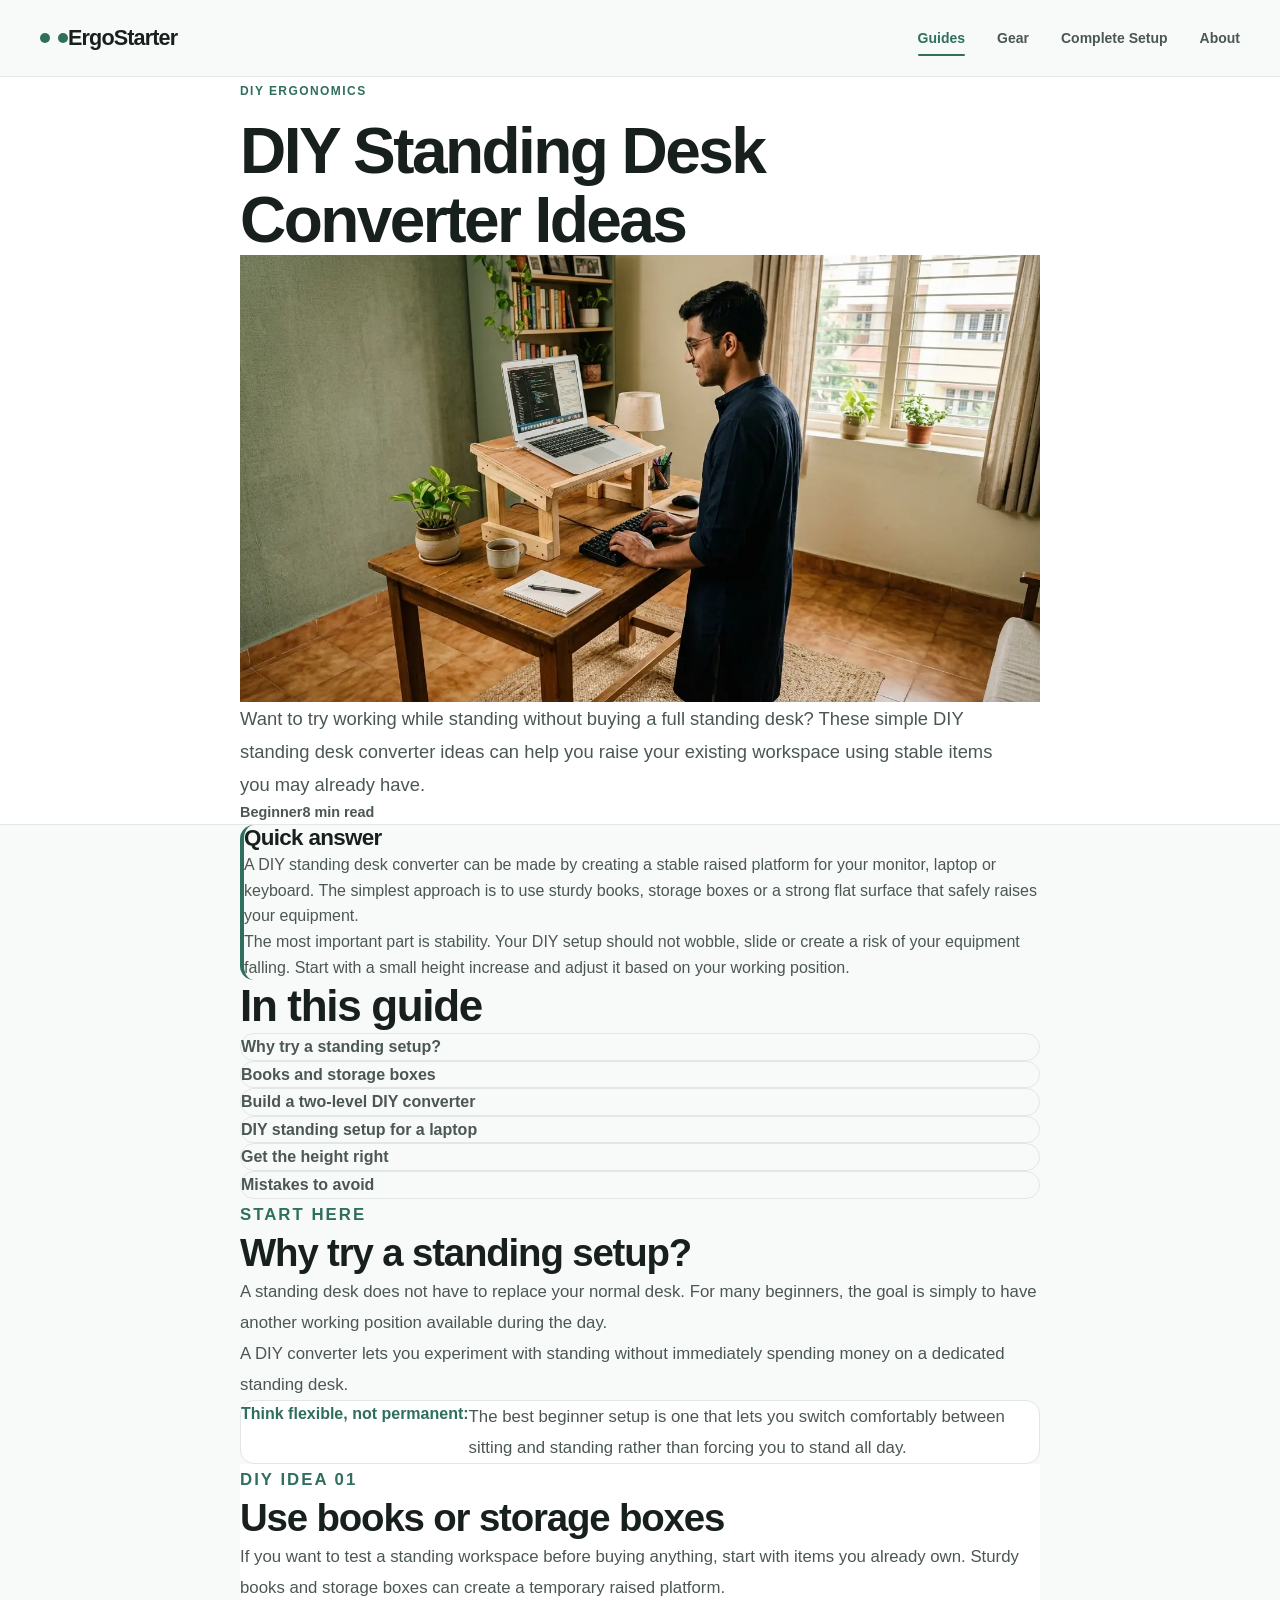
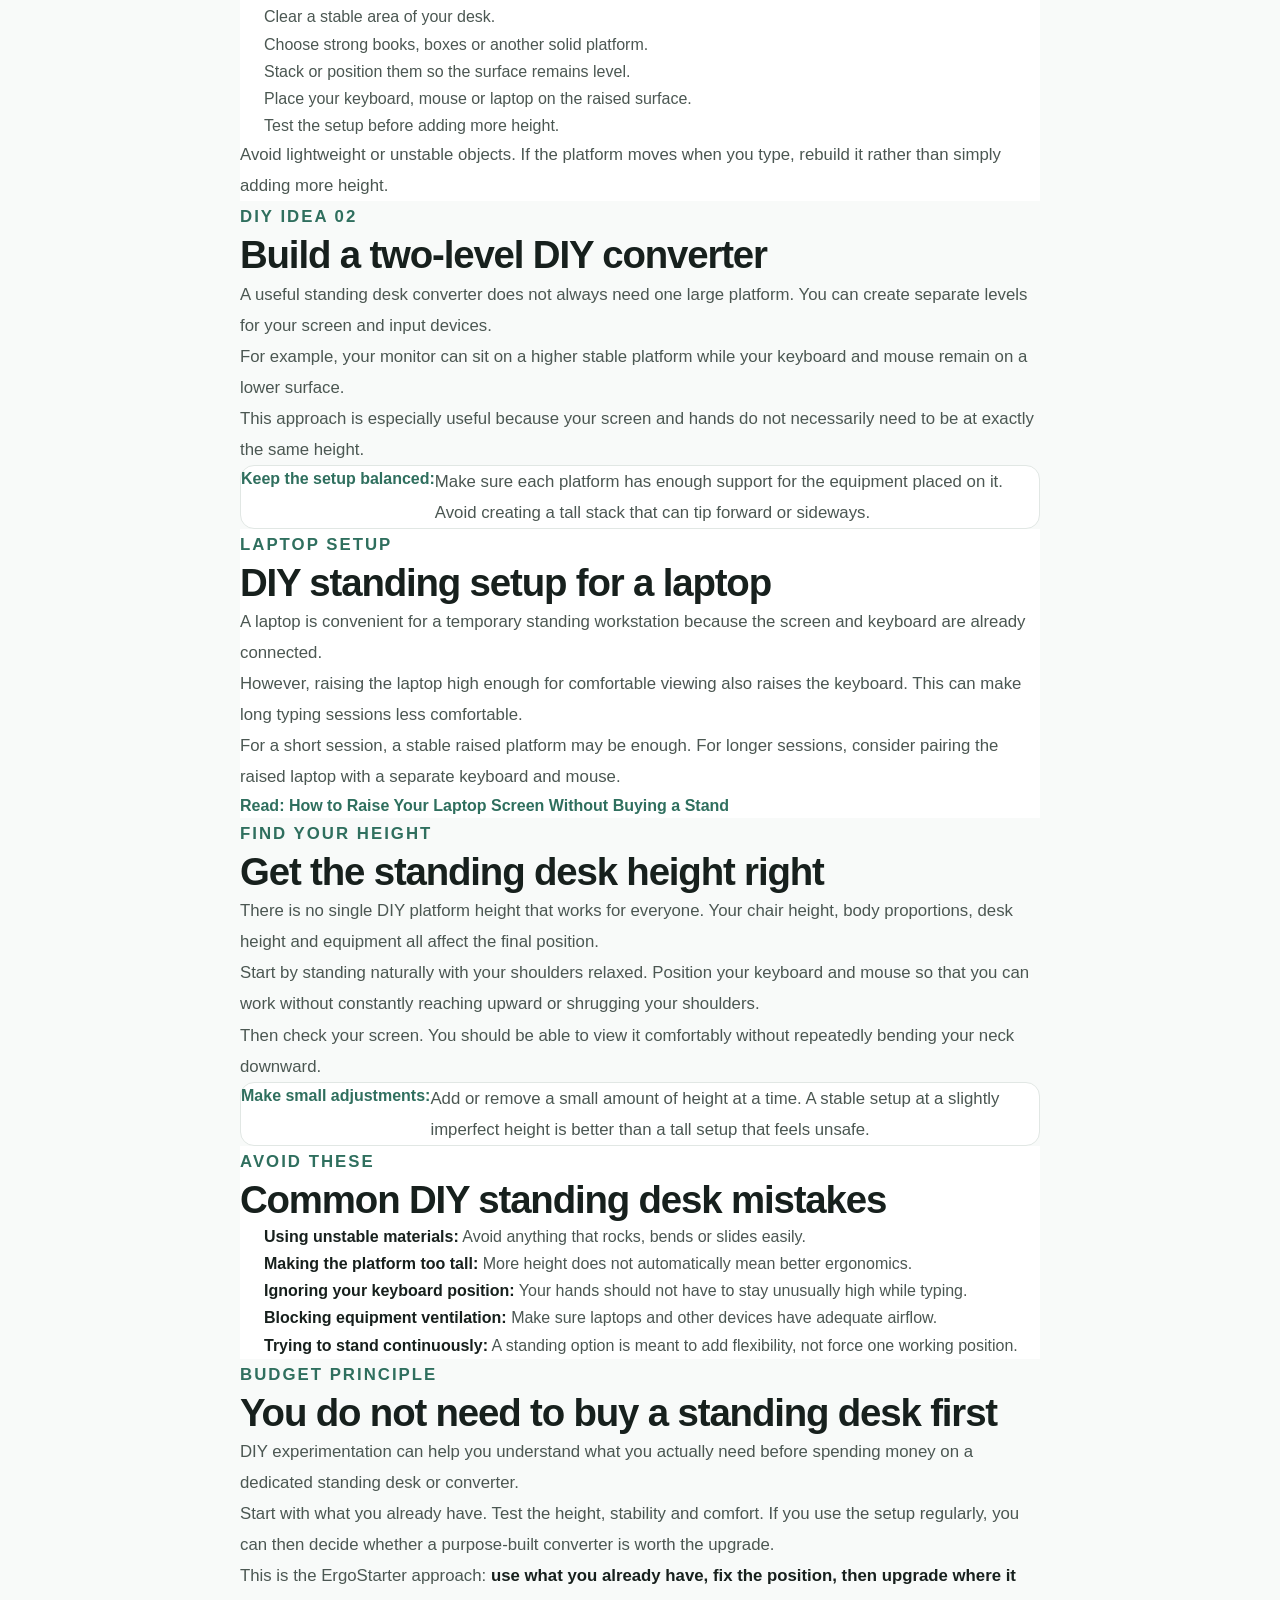
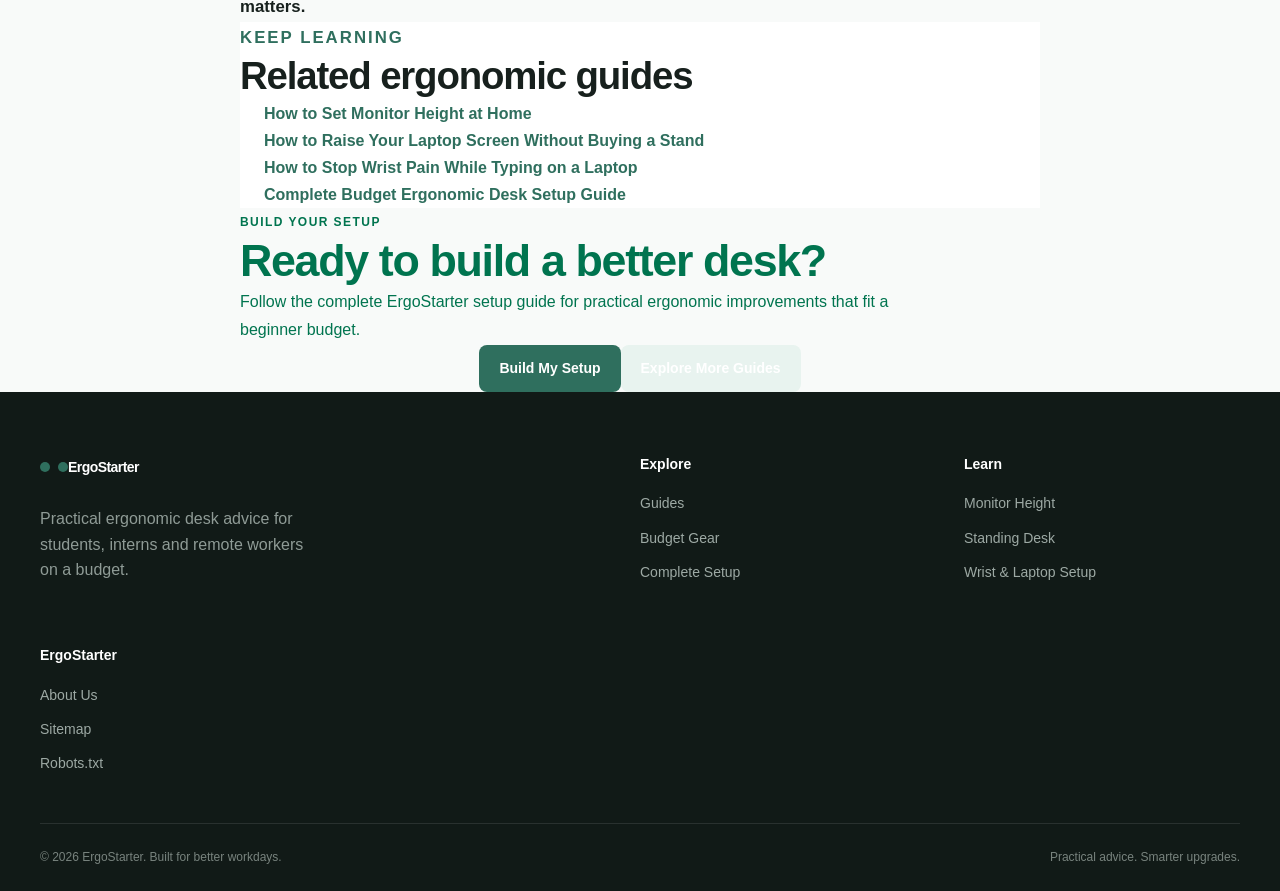
<file: guides/standing-desk/index.html>
<!DOCTYPE html>
<html lang="en">
<head>
    <meta charset="UTF-8">

    <meta
        name="viewport"
        content="width=device-width, initial-scale=1.0"
    >

    <title>
        DIY Standing Desk Converter Ideas | ErgoStarter
    </title>

    <meta
        name="description"
        content="Try simple DIY standing desk converter ideas using stable household items and low-cost materials. Build a more flexible standing workspace without expensive equipment."
    >

    <meta
        name="robots"
        content="index, follow"
    >

    <link
        rel="canonical"
        href="https://ergostarter.pro/guides/standing-desk/"
    >

    <meta
        property="og:title"
        content="DIY Standing Desk Converter Ideas | ErgoStarter"
    >

    <meta
        property="og:description"
        content="Simple and budget-friendly DIY standing desk converter ideas for beginners."
    >

    <meta
        property="og:type"
        content="article"
    >

    <link
        rel="stylesheet"
        href="../../assets/css/style.css"
    >

    <link
        rel="stylesheet"
        href="../../assets/css/components.css"
    >

    <link
        rel="stylesheet"
        href="../../assets/css/responsive.css"
    >

<!-- Google tag (gtag.js) - Deferred for Core Web Vitals -->
<script>
  window.dataLayer = window.dataLayer || [];
  function gtag(){dataLayer.push(arguments);}
  gtag('js', new Date());
  (function() {
    var loaded = false;
    function loadGTM() {
      if (loaded) return;
      loaded = true;
      var s = document.createElement('script');
      s.async = true;
      s.src = 'https://www.googletagmanager.com/gtm.js?id=GTM-KK4GDS9F';
      document.head.appendChild(s);
    }
    window.addEventListener('load', function() { setTimeout(loadGTM, 2500); });
    ['scroll', 'mousemove', 'touchstart', 'keydown'].forEach(function(evt) {
      window.addEventListener(evt, loadGTM, { once: true, passive: true });
    });
  })();
</script>

<!-- OpenGraph Metadata -->
<meta property="og:type" content="website" />
<meta property="og:site_name" content="ErgoStarter" />
<meta property="og:title" content="ErgoStarter: Budget Ergonomic Desk Setups in India" />
<meta property="og:description" content="Practical posture fixes, DIY workspace improvements, and budget ergonomic desk gear under ₹5,000 for Indian students and WFH beginners." />
<meta property="og:url" content="https://ergostarter.pro/" />

<!-- JSON-LD Structured Data (Organization & WebSite) -->
<script type="application/ld+json">
{
  "@context": "https://schema.org",
  "@graph": [
    {
      "@type": "Organization",
      "@id": "https://ergostarter.pro/#organization",
      "name": "ErgoStarter",
      "url": "https://ergostarter.pro/",
      "description": "Budget ergonomic workspace design and posture optimization guides for Indian students and remote workers."
    },
    {
      "@type": "WebSite",
      "@id": "https://ergostarter.pro/#website",
      "url": "https://ergostarter.pro/",
      "name": "ErgoStarter",
      "publisher": {
        "@id": "https://ergostarter.pro/#organization"
      }
    }
  ]
}
</script>
</head>

<body>

    <!-- Header -->
    <div id="site-header"></div>

    <main class="article-page">

        <!-- Article Header -->
        <header class="article-header">
            <div class="content-container">

                <p class="eyebrow">
                    DIY Ergonomics
                </p>

                <h1>
                    DIY Standing Desk Converter Ideas
                </h1>

                <div class="article-hero-image">
                    <img
                        src="/assets/images/guides/standing-desk.webp"
                        alt="DIY standing desk converter setup for a budget home office"
                        class="article-featured-image"
                        width="1600"
                        height="900"
                        loading="lazy"
                    >
                </div>

                <p class="article-intro">
                    Want to try working while standing without buying a
                    full standing desk? These simple DIY standing desk
                    converter ideas can help you raise your existing
                    workspace using stable items you may already have.
                </p>

                <div class="article-meta">
                    <span>Beginner</span>
                    <span>8 min read</span>
                </div>

            </div>
        </header>


        <!-- Article Content -->
        <article class="content-container">

            <!-- Quick Answer -->
            <section class="article-highlight">

                <h2>
                    Quick answer
                </h2>

                <p>
                    A DIY standing desk converter can be made by creating
                    a stable raised platform for your monitor, laptop or
                    keyboard. The simplest approach is to use sturdy
                    books, storage boxes or a strong flat surface that
                    safely raises your equipment.
                </p>

                <p>
                    The most important part is stability. Your DIY setup
                    should not wobble, slide or create a risk of your
                    equipment falling. Start with a small height increase
                    and adjust it based on your working position.
                </p>

            </section>


            <!-- Table of Contents -->
            <section class="article-toc">

                <h2>
                    In this guide
                </h2>

                <ul>

                    <li>
                        <a href="#why-standing">
                            Why try a standing setup?
                        </a>
                    </li>

                    <li>
                        <a href="#books-boxes">
                            Books and storage boxes
                        </a>
                    </li>

                    <li>
                        <a href="#two-level">
                            Build a two-level DIY converter
                        </a>
                    </li>

                    <li>
                        <a href="#laptop">
                            DIY standing setup for a laptop
                        </a>
                    </li>

                    <li>
                        <a href="#height">
                            Get the height right
                        </a>
                    </li>

                    <li>
                        <a href="#mistakes">
                            Mistakes to avoid
                        </a>
                    </li>

                </ul>

            </section>


            <!-- Section 1 -->
            <section
                id="why-standing"
                class="article-section"
            >

                <p class="eyebrow">
                    Start here
                </p>

                <h2>
                    Why try a standing setup?
                </h2>

                <p>
                    A standing desk does not have to replace your normal
                    desk. For many beginners, the goal is simply to have
                    another working position available during the day.
                </p>

                <p>
                    A DIY converter lets you experiment with standing
                    without immediately spending money on a dedicated
                    standing desk.
                </p>

                <div class="article-tip">

                    <strong>Think flexible, not permanent:</strong>

                    <p>
                        The best beginner setup is one that lets you
                        switch comfortably between sitting and standing
                        rather than forcing you to stand all day.
                    </p>

                </div>

            </section>


            <!-- Section 2 -->
            <section
                id="books-boxes"
                class="article-section article-section-alt"
            >

                <p class="eyebrow">
                    DIY idea 01
                </p>

                <h2>
                    Use books or storage boxes
                </h2>

                <p>
                    If you want to test a standing workspace before
                    buying anything, start with items you already own.
                    Sturdy books and storage boxes can create a temporary
                    raised platform.
                </p>

                <ol class="article-list">

                    <li>
                        Clear a stable area of your desk.
                    </li>

                    <li>
                        Choose strong books, boxes or another solid
                        platform.
                    </li>

                    <li>
                        Stack or position them so the surface remains
                        level.
                    </li>

                    <li>
                        Place your keyboard, mouse or laptop on the
                        raised surface.
                    </li>

                    <li>
                        Test the setup before adding more height.
                    </li>

                </ol>

                <p>
                    Avoid lightweight or unstable objects. If the
                    platform moves when you type, rebuild it rather
                    than simply adding more height.
                </p>

            </section>


            <!-- Section 3 -->
            <section
                id="two-level"
                class="article-section"
            >

                <p class="eyebrow">
                    DIY idea 02
                </p>

                <h2>
                    Build a two-level DIY converter
                </h2>

                <p>
                    A useful standing desk converter does not always
                    need one large platform. You can create separate
                    levels for your screen and input devices.
                </p>

                <p>
                    For example, your monitor can sit on a higher stable
                    platform while your keyboard and mouse remain on a
                    lower surface.
                </p>

                <p>
                    This approach is especially useful because your
                    screen and hands do not necessarily need to be at
                    exactly the same height.
                </p>

                <div class="article-tip">

                    <strong>Keep the setup balanced:</strong>

                    <p>
                        Make sure each platform has enough support for
                        the equipment placed on it. Avoid creating a
                        tall stack that can tip forward or sideways.
                    </p>

                </div>

            </section>


            <!-- Section 4 -->
            <section
                id="laptop"
                class="article-section article-section-alt"
            >

                <p class="eyebrow">
                    Laptop setup
                </p>

                <h2>
                    DIY standing setup for a laptop
                </h2>

                <p>
                    A laptop is convenient for a temporary standing
                    workstation because the screen and keyboard are
                    already connected.
                </p>

                <p>
                    However, raising the laptop high enough for
                    comfortable viewing also raises the keyboard. This
                    can make long typing sessions less comfortable.
                </p>

                <p>
                    For a short session, a stable raised platform may
                    be enough. For longer sessions, consider pairing the
                    raised laptop with a separate keyboard and mouse.
                </p>

                <a
                    class="article-inline-link"
                    href="/guides/laptop-setup/"
                >
                    Read: How to Raise Your Laptop Screen Without Buying
                    a Stand
                </a>

            </section>


            <!-- Section 5 -->
            <section
                id="height"
                class="article-section"
            >

                <p class="eyebrow">
                    Find your height
                </p>

                <h2>
                    Get the standing desk height right
                </h2>

                <p>
                    There is no single DIY platform height that works
                    for everyone. Your chair height, body proportions,
                    desk height and equipment all affect the final
                    position.
                </p>

                <p>
                    Start by standing naturally with your shoulders
                    relaxed. Position your keyboard and mouse so that
                    you can work without constantly reaching upward or
                    shrugging your shoulders.
                </p>

                <p>
                    Then check your screen. You should be able to view
                    it comfortably without repeatedly bending your neck
                    downward.
                </p>

                <div class="article-tip">

                    <strong>Make small adjustments:</strong>

                    <p>
                        Add or remove a small amount of height at a time.
                        A stable setup at a slightly imperfect height is
                        better than a tall setup that feels unsafe.
                    </p>

                </div>

            </section>


            <!-- Section 6 -->
            <section
                id="mistakes"
                class="article-section article-section-alt"
            >

                <p class="eyebrow">
                    Avoid these
                </p>

                <h2>
                    Common DIY standing desk mistakes
                </h2>

                <ul class="article-list">

                    <li>
                        <strong>Using unstable materials:</strong>
                        Avoid anything that rocks, bends or slides easily.
                    </li>

                    <li>
                        <strong>Making the platform too tall:</strong>
                        More height does not automatically mean better
                        ergonomics.
                    </li>

                    <li>
                        <strong>Ignoring your keyboard position:</strong>
                        Your hands should not have to stay unusually
                        high while typing.
                    </li>

                    <li>
                        <strong>Blocking equipment ventilation:</strong>
                        Make sure laptops and other devices have adequate
                        airflow.
                    </li>

                    <li>
                        <strong>Trying to stand continuously:</strong>
                        A standing option is meant to add flexibility,
                        not force one working position.
                    </li>

                </ul>

            </section>


            <!-- Section 7 -->
            <section class="article-section">

                <p class="eyebrow">
                    Budget principle
                </p>

                <h2>
                    You do not need to buy a standing desk first
                </h2>

                <p>
                    DIY experimentation can help you understand what
                    you actually need before spending money on a
                    dedicated standing desk or converter.
                </p>

                <p>
                    Start with what you already have. Test the height,
                    stability and comfort. If you use the setup regularly,
                    you can then decide whether a purpose-built converter
                    is worth the upgrade.
                </p>

                <p>
                    This is the ErgoStarter approach:
                    <strong>use what you already have, fix the position,
                    then upgrade where it matters.</strong>
                </p>

            </section>


            <!-- Related Guides -->
            <section class="article-section article-section-alt">

                <p class="eyebrow">
                    Keep learning
                </p>

                <h2>
                    Related ergonomic guides
                </h2>

                <ul class="article-list">

                    <li>
                        <a
                            class="article-inline-link"
                            href="/guides/monitor-height/"
                        >
                            How to Set Monitor Height at Home
                        </a>
                    </li>

                    <li>
                        <a
                            class="article-inline-link"
                            href="/guides/laptop-setup/"
                        >
                            How to Raise Your Laptop Screen Without Buying
                            a Stand
                        </a>
                    </li>

                    <li>
                        <a
                            class="article-inline-link"
                            href="/guides/wrist-pain/"
                        >
                            How to Stop Wrist Pain While Typing on a Laptop
                        </a>
                    </li>

                    <li>
                        <a
                            class="article-inline-link"
                            href="/budget-ergonomic-desk-setup-guide/"
                        >
                            Complete Budget Ergonomic Desk Setup Guide
                        </a>
                    </li>

                </ul>

            </section>


            <!-- CTA -->
            <section class="article-cta">

                <div class="article-cta-content">

                    <p class="eyebrow">
                        Build your setup
                    </p>

                    <h2>
                        Ready to build a better desk?
                    </h2>

                    <p>
                        Follow the complete ErgoStarter setup guide for
                        practical ergonomic improvements that fit a
                        beginner budget.
                    </p>

                    <div class="article-cta-actions">

                        <a
                            class="btn btn-primary"
                            href="/budget-ergonomic-desk-setup-guide/"
                        >
                            Build My Setup
                        </a>

                        <a
                            class="btn btn-secondary"
                            href="/guides/"
                        >
                            Explore More Guides
                        </a>

                    </div>

                </div>

            </section>

        </article>

    </main>


    <!-- Footer -->
    <div id="site-footer"></div>


    <!-- JavaScript -->
    <script
        src="../../assets/js/data.js"
        defer
    ></script>

    <script
        src="../../assets/js/components.js"
        defer
    ></script>

    <script
        src="../../assets/js/main.js"
        defer
    ></script>

    <script
        src="../../assets/js/search.js"
        defer
    ></script>

</body>
</html>
</file>
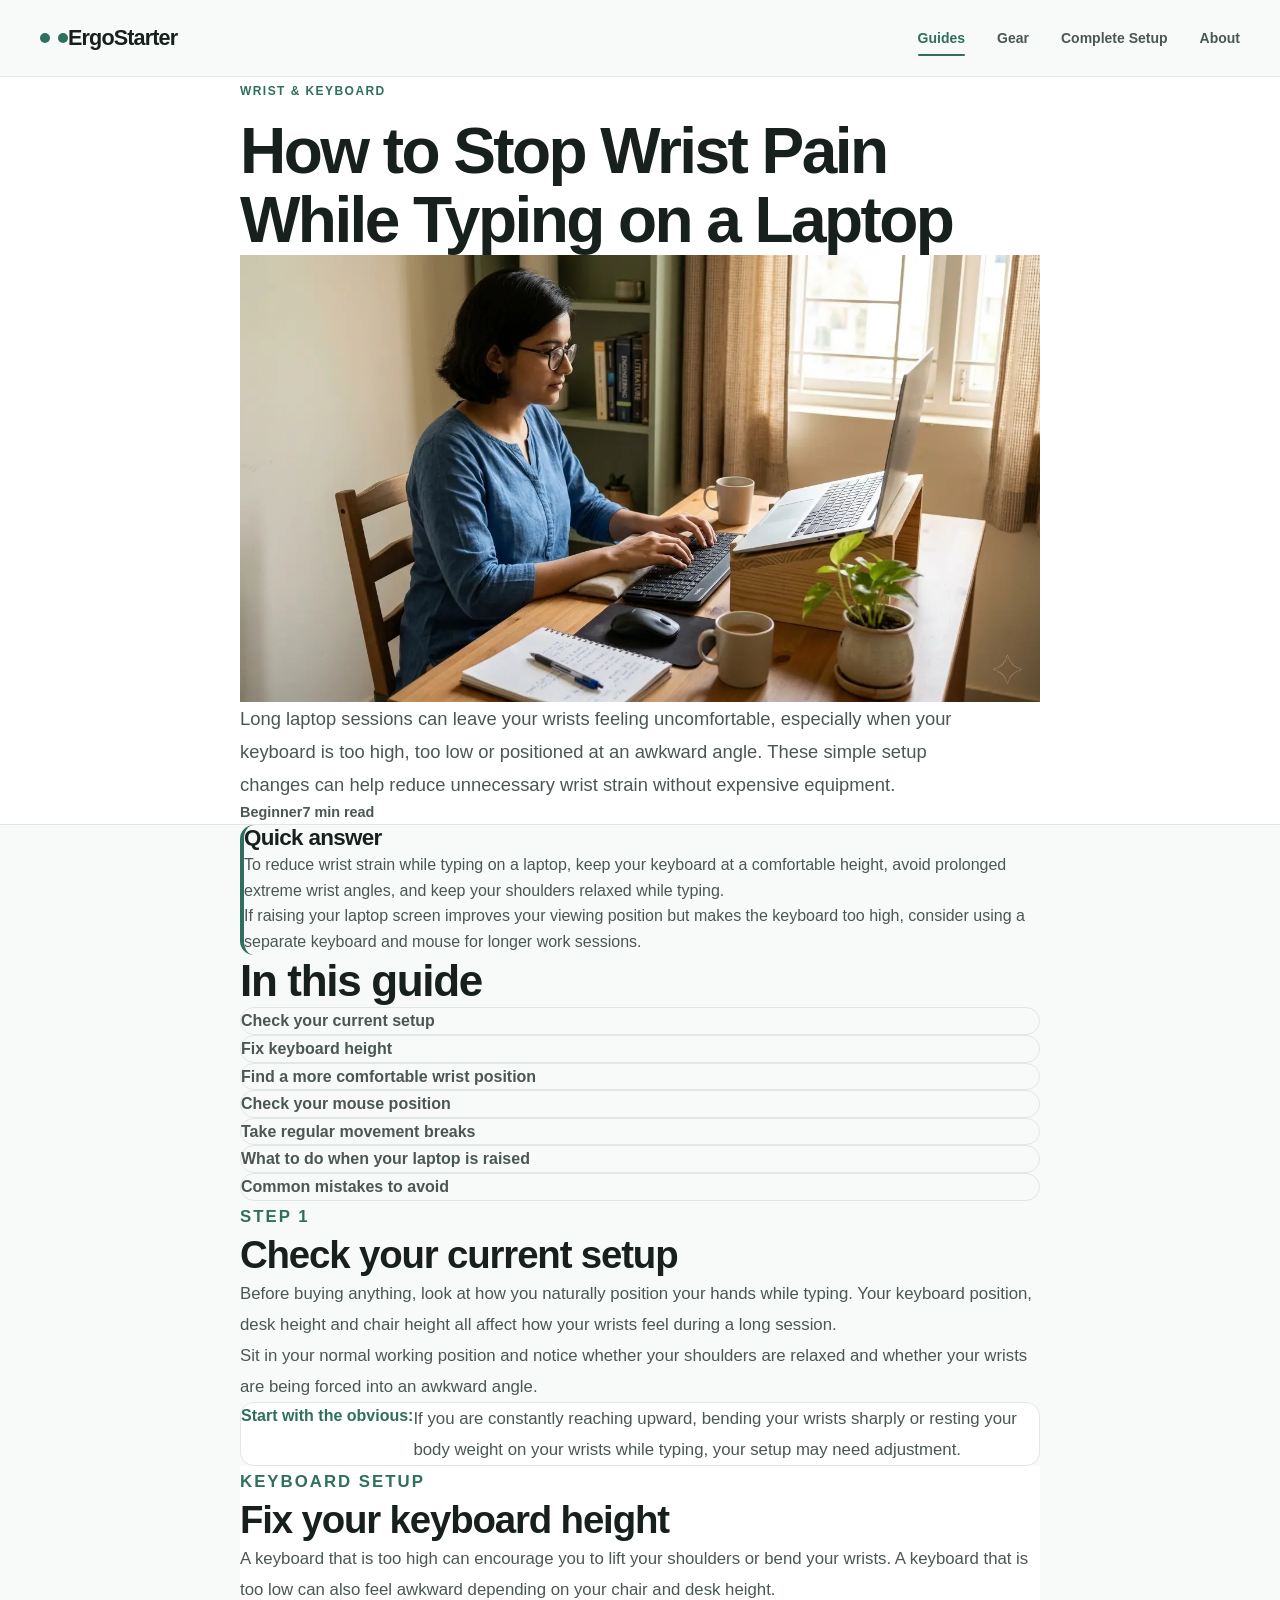
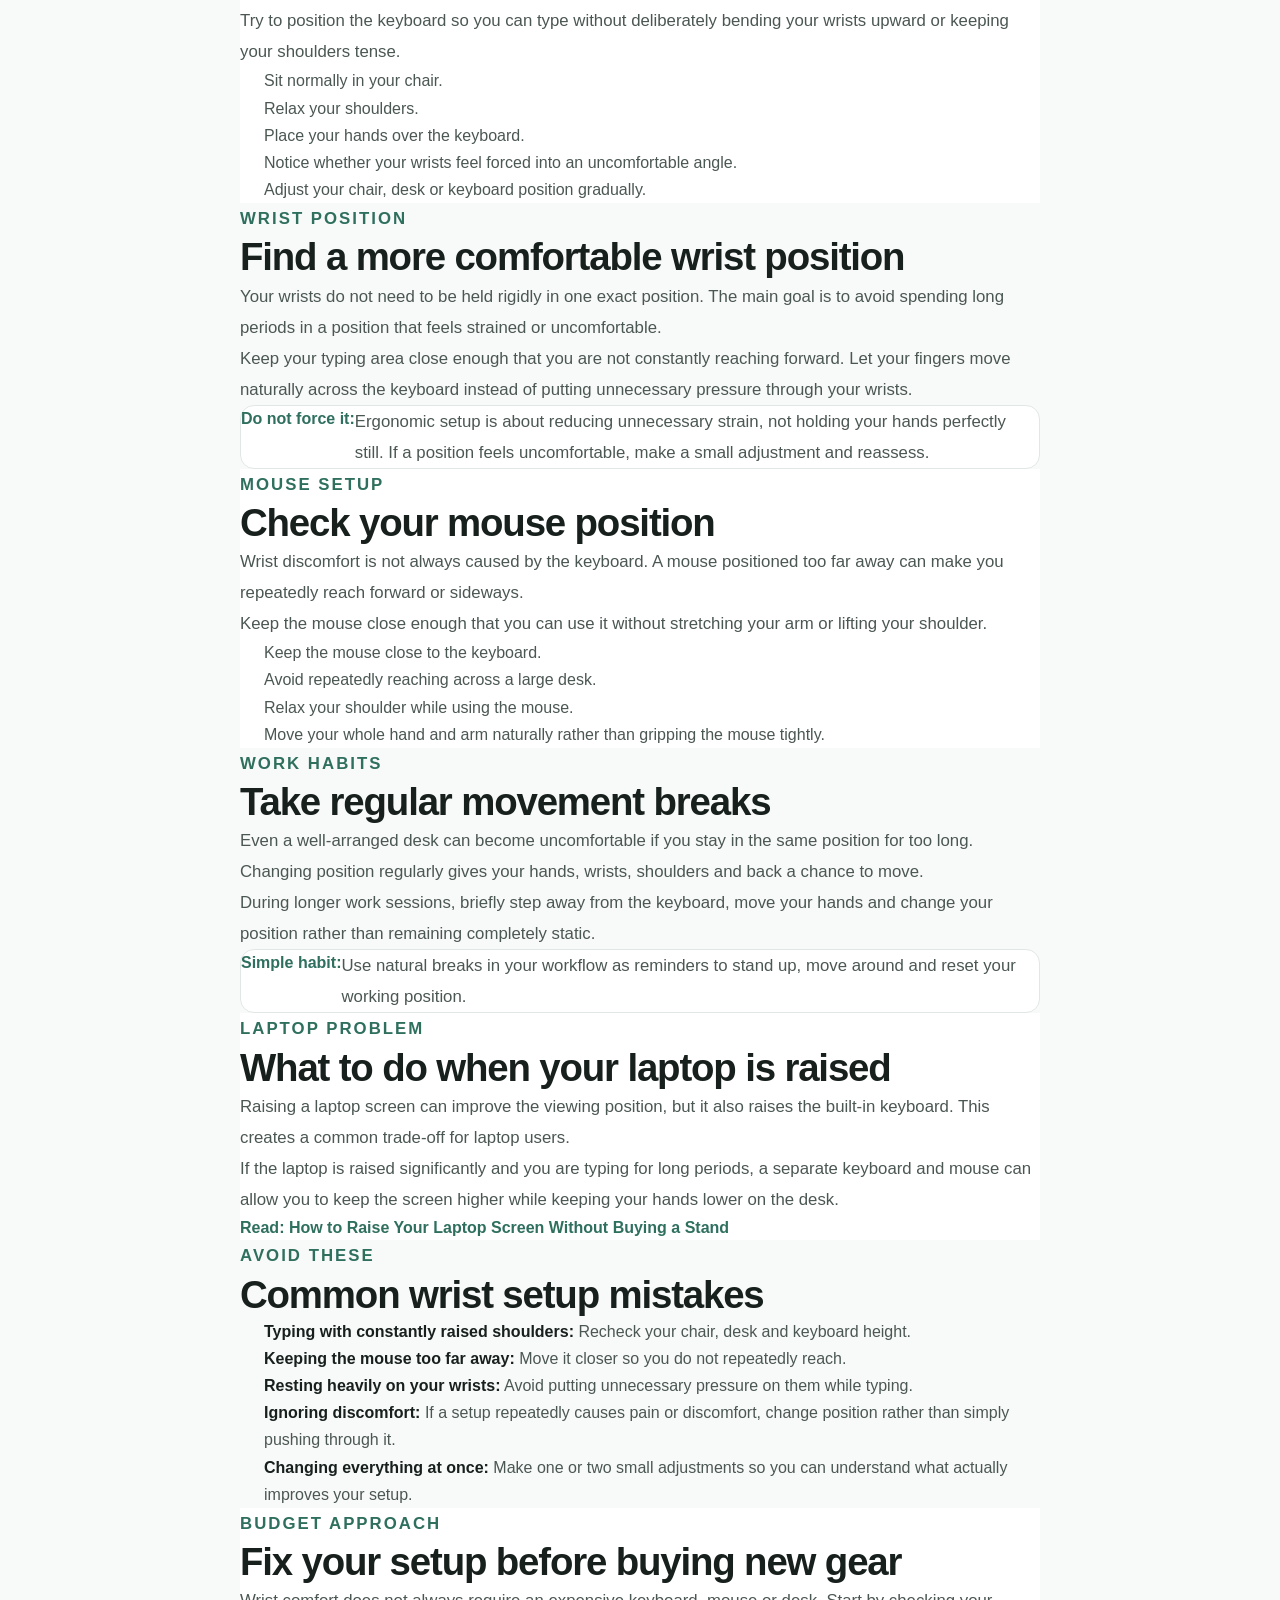
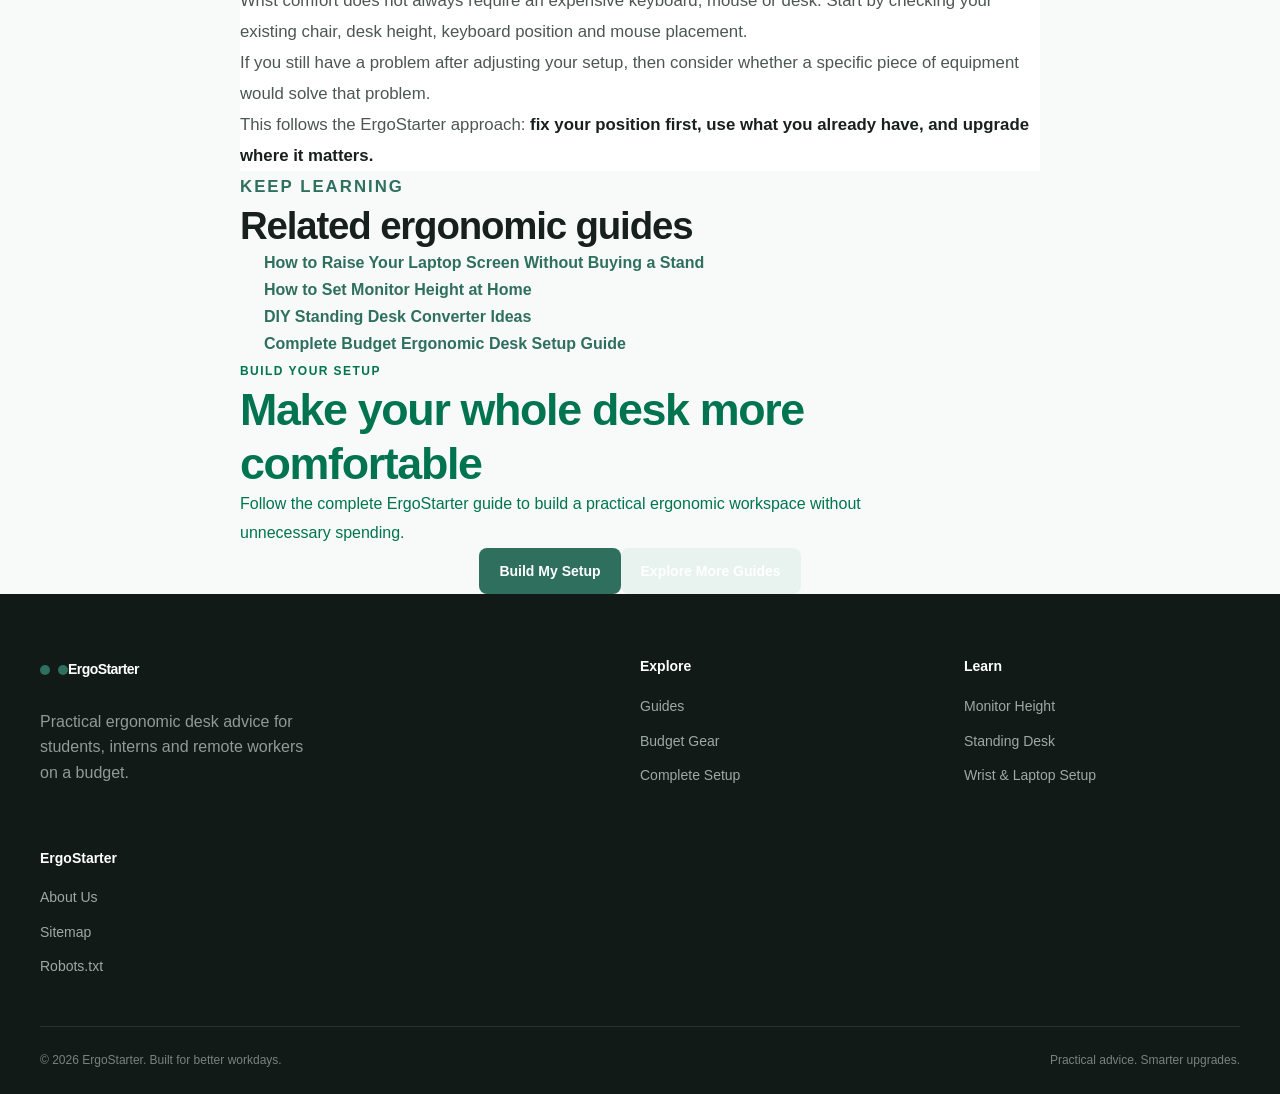
<file: guides/wrist-pain/index.html>
<!DOCTYPE html>
<html lang="en">
<head>
    <meta charset="UTF-8">

    <meta
        name="viewport"
        content="width=device-width, initial-scale=1.0"
    >

    <title>
        How to Stop Wrist Pain Typing on a Laptop | ErgoStarter
    </title>

    <meta
        name="description"
        content="Learn simple ways to reduce wrist strain while typing on a laptop. Improve keyboard position, wrist posture and desk setup without expensive upgrades."
    >

    <meta
        name="robots"
        content="index, follow"
    >

    <link
        rel="canonical"
        href="https://ergostarter.pro/guides/wrist-pain/"
    >

    <meta
        property="og:title"
        content="How to Stop Wrist Pain Typing on a Laptop | ErgoStarter"
    >

    <meta
        property="og:description"
        content="Simple laptop and keyboard setup changes that can help reduce wrist strain while typing."
    >

    <meta
        property="og:type"
        content="article"
    >

    <link
        rel="stylesheet"
        href="../../assets/css/style.css"
    >

    <link
        rel="stylesheet"
        href="../../assets/css/components.css"
    >

    <link
        rel="stylesheet"
        href="../../assets/css/responsive.css"
    >

<!-- Google tag (gtag.js) - Deferred for Core Web Vitals -->
<script>
  window.dataLayer = window.dataLayer || [];
  function gtag(){dataLayer.push(arguments);}
  gtag('js', new Date());
  (function() {
    var loaded = false;
    function loadGTM() {
      if (loaded) return;
      loaded = true;
      var s = document.createElement('script');
      s.async = true;
      s.src = 'https://www.googletagmanager.com/gtm.js?id=GTM-KK4GDS9F';
      document.head.appendChild(s);
    }
    window.addEventListener('load', function() { setTimeout(loadGTM, 2500); });
    ['scroll', 'mousemove', 'touchstart', 'keydown'].forEach(function(evt) {
      window.addEventListener(evt, loadGTM, { once: true, passive: true });
    });
  })();
</script>

<!-- OpenGraph Metadata -->
<meta property="og:type" content="website" />
<meta property="og:site_name" content="ErgoStarter" />
<meta property="og:title" content="ErgoStarter: Budget Ergonomic Desk Setups in India" />
<meta property="og:description" content="Practical posture fixes, DIY workspace improvements, and budget ergonomic desk gear under ₹5,000 for Indian students and WFH beginners." />
<meta property="og:url" content="https://ergostarter.pro/" />

<!-- JSON-LD Structured Data (Organization & WebSite) -->
<script type="application/ld+json">
{
  "@context": "https://schema.org",
  "@graph": [
    {
      "@type": "Organization",
      "@id": "https://ergostarter.pro/#organization",
      "name": "ErgoStarter",
      "url": "https://ergostarter.pro/",
      "description": "Budget ergonomic workspace design and posture optimization guides for Indian students and remote workers."
    },
    {
      "@type": "WebSite",
      "@id": "https://ergostarter.pro/#website",
      "url": "https://ergostarter.pro/",
      "name": "ErgoStarter",
      "publisher": {
        "@id": "https://ergostarter.pro/#organization"
      }
    }
  ]
}
</script>
</head>

<body>

    <!-- Header -->
    <div id="site-header"></div>

    <main class="article-page">

        <!-- Article Header -->
        <header class="article-header">
            <div class="content-container">

                <p class="eyebrow">
                    Wrist &amp; Keyboard
                </p>

                <h1>
                    How to Stop Wrist Pain While Typing on a Laptop
                </h1>

                <div class="article-hero-image">
                    <img
                        src="/assets/images/guides/wrist-pain.webp"
                        alt="Ergonomic typing setup to reduce wrist strain"
                        class="article-featured-image"
                        width="1600"
                        height="900"
                        loading="lazy"
                    >
                </div>

                <p class="article-intro">
                    Long laptop sessions can leave your wrists feeling
                    uncomfortable, especially when your keyboard is too
                    high, too low or positioned at an awkward angle.
                    These simple setup changes can help reduce unnecessary
                    wrist strain without expensive equipment.
                </p>

                <div class="article-meta">
                    <span>Beginner</span>
                    <span>7 min read</span>
                </div>

            </div>
        </header>


        <!-- Article Content -->
        <article class="content-container">

            <!-- Quick Answer -->
            <section class="article-highlight">

                <h2>
                    Quick answer
                </h2>

                <p>
                    To reduce wrist strain while typing on a laptop,
                    keep your keyboard at a comfortable height, avoid
                    prolonged extreme wrist angles, and keep your
                    shoulders relaxed while typing.
                </p>

                <p>
                    If raising your laptop screen improves your viewing
                    position but makes the keyboard too high, consider
                    using a separate keyboard and mouse for longer work
                    sessions.
                </p>

            </section>


            <!-- Table of Contents -->
            <section class="article-toc">

                <h2>
                    In this guide
                </h2>

                <ul>

                    <li>
                        <a href="#check-setup">
                            Check your current setup
                        </a>
                    </li>

                    <li>
                        <a href="#keyboard-height">
                            Fix keyboard height
                        </a>
                    </li>

                    <li>
                        <a href="#wrist-position">
                            Find a more comfortable wrist position
                        </a>
                    </li>

                    <li>
                        <a href="#mouse">
                            Check your mouse position
                        </a>
                    </li>

                    <li>
                        <a href="#breaks">
                            Take regular movement breaks
                        </a>
                    </li>

                    <li>
                        <a href="#laptop-raised">
                            What to do when your laptop is raised
                        </a>
                    </li>

                    <li>
                        <a href="#mistakes">
                            Common mistakes to avoid
                        </a>
                    </li>

                </ul>

            </section>


            <!-- Section 1 -->
            <section
                id="check-setup"
                class="article-section"
            >

                <p class="eyebrow">
                    Step 1
                </p>

                <h2>
                    Check your current setup
                </h2>

                <p>
                    Before buying anything, look at how you naturally
                    position your hands while typing. Your keyboard
                    position, desk height and chair height all affect
                    how your wrists feel during a long session.
                </p>

                <p>
                    Sit in your normal working position and notice
                    whether your shoulders are relaxed and whether
                    your wrists are being forced into an awkward angle.
                </p>

                <div class="article-tip">

                    <strong>Start with the obvious:</strong>

                    <p>
                        If you are constantly reaching upward, bending
                        your wrists sharply or resting your body weight
                        on your wrists while typing, your setup may need
                        adjustment.
                    </p>

                </div>

            </section>


            <!-- Section 2 -->
            <section
                id="keyboard-height"
                class="article-section article-section-alt"
            >

                <p class="eyebrow">
                    Keyboard setup
                </p>

                <h2>
                    Fix your keyboard height
                </h2>

                <p>
                    A keyboard that is too high can encourage you to
                    lift your shoulders or bend your wrists. A keyboard
                    that is too low can also feel awkward depending on
                    your chair and desk height.
                </p>

                <p>
                    Try to position the keyboard so you can type without
                    deliberately bending your wrists upward or keeping
                    your shoulders tense.
                </p>

                <ol class="article-list">

                    <li>
                        Sit normally in your chair.
                    </li>

                    <li>
                        Relax your shoulders.
                    </li>

                    <li>
                        Place your hands over the keyboard.
                    </li>

                    <li>
                        Notice whether your wrists feel forced into an
                        uncomfortable angle.
                    </li>

                    <li>
                        Adjust your chair, desk or keyboard position
                        gradually.
                    </li>

                </ol>

            </section>


            <!-- Section 3 -->
            <section
                id="wrist-position"
                class="article-section"
            >

                <p class="eyebrow">
                    Wrist position
                </p>

                <h2>
                    Find a more comfortable wrist position
                </h2>

                <p>
                    Your wrists do not need to be held rigidly in one
                    exact position. The main goal is to avoid spending
                    long periods in a position that feels strained or
                    uncomfortable.
                </p>

                <p>
                    Keep your typing area close enough that you are not
                    constantly reaching forward. Let your fingers move
                    naturally across the keyboard instead of putting
                    unnecessary pressure through your wrists.
                </p>

                <div class="article-tip">

                    <strong>Do not force it:</strong>

                    <p>
                        Ergonomic setup is about reducing unnecessary
                        strain, not holding your hands perfectly still.
                        If a position feels uncomfortable, make a small
                        adjustment and reassess.
                    </p>

                </div>

            </section>


            <!-- Section 4 -->
            <section
                id="mouse"
                class="article-section article-section-alt"
            >

                <p class="eyebrow">
                    Mouse setup
                </p>

                <h2>
                    Check your mouse position
                </h2>

                <p>
                    Wrist discomfort is not always caused by the
                    keyboard. A mouse positioned too far away can make
                    you repeatedly reach forward or sideways.
                </p>

                <p>
                    Keep the mouse close enough that you can use it
                    without stretching your arm or lifting your
                    shoulder.
                </p>

                <ul class="article-list">

                    <li>
                        Keep the mouse close to the keyboard.
                    </li>

                    <li>
                        Avoid repeatedly reaching across a large desk.
                    </li>

                    <li>
                        Relax your shoulder while using the mouse.
                    </li>

                    <li>
                        Move your whole hand and arm naturally rather
                        than gripping the mouse tightly.
                    </li>

                </ul>

            </section>


            <!-- Section 5 -->
            <section
                id="breaks"
                class="article-section"
            >

                <p class="eyebrow">
                    Work habits
                </p>

                <h2>
                    Take regular movement breaks
                </h2>

                <p>
                    Even a well-arranged desk can become uncomfortable
                    if you stay in the same position for too long.
                    Changing position regularly gives your hands, wrists,
                    shoulders and back a chance to move.
                </p>

                <p>
                    During longer work sessions, briefly step away from
                    the keyboard, move your hands and change your
                    position rather than remaining completely static.
                </p>

                <div class="article-tip">

                    <strong>Simple habit:</strong>

                    <p>
                        Use natural breaks in your workflow as reminders
                        to stand up, move around and reset your working
                        position.
                    </p>

                </div>

            </section>


            <!-- Section 6 -->
            <section
                id="laptop-raised"
                class="article-section article-section-alt"
            >

                <p class="eyebrow">
                    Laptop problem
                </p>

                <h2>
                    What to do when your laptop is raised
                </h2>

                <p>
                    Raising a laptop screen can improve the viewing
                    position, but it also raises the built-in keyboard.
                    This creates a common trade-off for laptop users.
                </p>

                <p>
                    If the laptop is raised significantly and you are
                    typing for long periods, a separate keyboard and
                    mouse can allow you to keep the screen higher while
                    keeping your hands lower on the desk.
                </p>

                <a
                    class="article-inline-link"
                    href="/guides/laptop-setup/"
                >
                    Read: How to Raise Your Laptop Screen Without Buying
                    a Stand
                </a>

            </section>


            <!-- Section 7 -->
            <section
                id="mistakes"
                class="article-section"
            >

                <p class="eyebrow">
                    Avoid these
                </p>

                <h2>
                    Common wrist setup mistakes
                </h2>

                <ul class="article-list">

                    <li>
                        <strong>Typing with constantly raised shoulders:</strong>
                        Recheck your chair, desk and keyboard height.
                    </li>

                    <li>
                        <strong>Keeping the mouse too far away:</strong>
                        Move it closer so you do not repeatedly reach.
                    </li>

                    <li>
                        <strong>Resting heavily on your wrists:</strong>
                        Avoid putting unnecessary pressure on them while
                        typing.
                    </li>

                    <li>
                        <strong>Ignoring discomfort:</strong>
                        If a setup repeatedly causes pain or discomfort,
                        change position rather than simply pushing
                        through it.
                    </li>

                    <li>
                        <strong>Changing everything at once:</strong>
                        Make one or two small adjustments so you can
                        understand what actually improves your setup.
                    </li>

                </ul>

            </section>


            <!-- Section 8 -->
            <section class="article-section article-section-alt">

                <p class="eyebrow">
                    Budget approach
                </p>

                <h2>
                    Fix your setup before buying new gear
                </h2>

                <p>
                    Wrist comfort does not always require an expensive
                    keyboard, mouse or desk. Start by checking your
                    existing chair, desk height, keyboard position and
                    mouse placement.
                </p>

                <p>
                    If you still have a problem after adjusting your
                    setup, then consider whether a specific piece of
                    equipment would solve that problem.
                </p>

                <p>
                    This follows the ErgoStarter approach:
                    <strong>fix your position first, use what you already
                    have, and upgrade where it matters.</strong>
                </p>

            </section>


            <!-- Related Guides -->
            <section class="article-section">

                <p class="eyebrow">
                    Keep learning
                </p>

                <h2>
                    Related ergonomic guides
                </h2>

                <ul class="article-list">

                    <li>
                        <a
                            class="article-inline-link"
                            href="/guides/laptop-setup/"
                        >
                            How to Raise Your Laptop Screen Without Buying
                            a Stand
                        </a>
                    </li>

                    <li>
                        <a
                            class="article-inline-link"
                            href="/guides/monitor-height/"
                        >
                            How to Set Monitor Height at Home
                        </a>
                    </li>

                    <li>
                        <a
                            class="article-inline-link"
                            href="/guides/standing-desk/"
                        >
                            DIY Standing Desk Converter Ideas
                        </a>
                    </li>

                    <li>
                        <a
                            class="article-inline-link"
                            href="/budget-ergonomic-desk-setup-guide/"
                        >
                            Complete Budget Ergonomic Desk Setup Guide
                        </a>
                    </li>

                </ul>

            </section>


            <!-- CTA -->
            <section class="article-cta">

                <div class="article-cta-content">

                    <p class="eyebrow">
                        Build your setup
                    </p>

                    <h2>
                        Make your whole desk more comfortable
                    </h2>

                    <p>
                        Follow the complete ErgoStarter guide to build a
                        practical ergonomic workspace without unnecessary
                        spending.
                    </p>

                    <div class="article-cta-actions">

                        <a
                            class="btn btn-primary"
                            href="/budget-ergonomic-desk-setup-guide/"
                        >
                            Build My Setup
                        </a>

                        <a
                            class="btn btn-secondary"
                            href="/guides/"
                        >
                            Explore More Guides
                        </a>

                    </div>

                </div>

            </section>

        </article>

    </main>


    <!-- Footer -->
    <div id="site-footer"></div>


    <!-- JavaScript -->
    <script
        src="../../assets/js/data.js"
        defer
    ></script>

    <script
        src="../../assets/js/components.js"
        defer
    ></script>

    <script
        src="../../assets/js/main.js"
        defer
    ></script>

    <script
        src="../../assets/js/search.js"
        defer
    ></script>

</body>
</html>
</file>
<file: assets/css/style.css>
/* =========================================
   ErgoStarter — Global Design System
   ========================================= */

:root {
    /* Brand Colors */
    --color-primary: #2f6f5e;
    --color-primary-dark: #245747;
    --color-primary-light: #e8f3ef;

    /* Neutral Colors */
    --color-white: #ffffff;
    --color-black: #111111;
    --color-heading: #17201d;
    --color-text: #4b5752;
    --color-muted: #78827e;

    /* Backgrounds */
    --color-background: #f8faf9;
    --color-surface: #ffffff;
    --color-surface-alt: #f0f4f2;

    /* Borders */
    --color-border: #e1e7e4;

    /* Typography */
    --font-primary:
        Inter,
        -apple-system,
        BlinkMacSystemFont,
        "Segoe UI",
        Roboto,
        Helvetica,
        Arial,
        sans-serif;

    /* Font Sizes */
    --text-xs: 0.75rem;
    --text-sm: 0.875rem;
    --text-base: 1rem;
    --text-lg: 1.125rem;
    --text-xl: 1.25rem;
    --text-2xl: 1.5rem;
    --text-3xl: 2rem;
    --text-4xl: 2.75rem;
    --text-5xl: 4rem;

    /* Spacing */
    --space-1: 0.25rem;
    --space-2: 0.5rem;
    --space-3: 0.75rem;
    --space-4: 1rem;
    --space-5: 1.25rem;
    --space-6: 1.5rem;
    --space-8: 2rem;
    --space-10: 2.5rem;
    --space-12: 3rem;
    --space-16: 4rem;
    --space-20: 5rem;

    /* Layout */
    --container-width: 1200px;
    --content-width: 800px;

    /* UI */
    --radius-sm: 8px;
    --radius-md: 14px;
    --radius-lg: 20px;
    --radius-xl: 28px;

    --shadow-sm: 0 2px 8px rgba(17, 17, 17, 0.05);
    --shadow-md: 0 8px 24px rgba(17, 17, 17, 0.08);

    /* Animation */
    --transition-fast: 150ms ease;
    --transition-normal: 250ms ease;
}


/* =========================================
   Reset
   ========================================= */

*,
*::before,
*::after {
    box-sizing: border-box;
    margin: 0;
    padding: 0;
}


html {
    scroll-behavior: smooth;
    font-size: 16px;
}


body {
    font-family: var(--font-primary);
    background: var(--color-background);
    color: var(--color-text);
    line-height: 1.6;
    -webkit-font-smoothing: antialiased;
}


img {
    display: block;
    max-width: 100%;
    height: auto;
}


a {
    color: inherit;
    text-decoration: none;
}


button,
input,
textarea,
select {
    font: inherit;
}


button {
    cursor: pointer;
    border: none;
}


ul,
ol {
    list-style: none;
}


/* =========================================
   Typography
   ========================================= */

h1,
h2,
h3,
h4,
h5,
h6 {
    color: var(--color-heading);
    line-height: 1.2;
    font-weight: 700;
}


h1 {
    font-size: var(--text-5xl);
    letter-spacing: -0.04em;
}


h2 {
    font-size: var(--text-4xl);
    letter-spacing: -0.03em;
}


h3 {
    font-size: var(--text-2xl);
}


p {
    margin-bottom: var(--space-4);
}


strong {
    color: var(--color-heading);
}


/* =========================================
   Layout
   ========================================= */

.container {
    width: min(100% - 2rem, var(--container-width));
    margin-inline: auto;
}


.content-container {
    width: min(100% - 2rem, var(--content-width));
    margin-inline: auto;
}


.section {
    padding-block: var(--space-20);
}


/* =========================================
   Buttons
   ========================================= */

.btn {
    display: inline-flex;
    align-items: center;
    justify-content: center;
    gap: var(--space-2);

    padding: 0.75rem 1.25rem;

    border-radius: var(--radius-sm);

    font-size: var(--text-sm);
    font-weight: 600;

    transition:
        background-color var(--transition-normal),
        color var(--transition-normal),
        transform var(--transition-fast),
        box-shadow var(--transition-normal);
}


.btn:hover {
    transform: translateY(-2px);
}


.btn-primary {
    background: var(--color-primary);
    color: var(--color-white);
}


.btn-primary:hover {
    background: var(--color-primary-dark);
    box-shadow: var(--shadow-sm);
}


.btn-secondary {
    background: var(--color-primary-light);
    color: var(--color-primary-dark);
}


.btn-secondary:hover {
    background: #dcece6;
}


/* =========================================
   Cards
   ========================================= */

.card {
    background: var(--color-surface);
    border: 1px solid var(--color-border);
    border-radius: var(--radius-lg);
    box-shadow: var(--shadow-sm);
    overflow: hidden;

    transition:
        transform var(--transition-normal),
        box-shadow var(--transition-normal);
}


.card:hover {
    transform: translateY(-4px);
    box-shadow: var(--shadow-md);
}


/* =========================================
   Utility Classes
   ========================================= */

.text-center {
    text-align: center;
}


.text-muted {
    color: var(--color-muted);
}


.text-primary {
    color: var(--color-primary);
}


.bg-white {
    background: var(--color-white);
}


.hidden {
    display: none;
}

.hero-image {
    display: block;
    width: 100%;
    max-width: 560px;
    height: auto;
    margin: 0 auto;
    border-radius: var(--radius-lg);
    object-fit: cover;
    box-shadow: 0 18px 45px rgba(20, 30, 25, 0.12);
}
</file>
<file: assets/css/components.css>
/* =========================================================
   ErgoStarter — Component Styles
   ========================================================= */


/* =========================================================
   HEADER / NAVIGATION
   ========================================================= */

.site-header {
    position: sticky;
    top: 0;
    z-index: 1000;

    width: 100%;

    background: rgba(248, 250, 249, 0.92);
    border-bottom: 1px solid rgba(225, 231, 228, 0.8);

    backdrop-filter: blur(14px);
    -webkit-backdrop-filter: blur(14px);
}


.site-header .container {
    min-height: 76px;

    display: flex;
    align-items: center;
    justify-content: space-between;

    gap: var(--space-8);
}


/* Logo */

.logo {
    display: inline-flex;
    align-items: center;

    color: var(--color-heading);

    font-size: 1.35rem;
    font-weight: 800;
    letter-spacing: -0.04em;

    white-space: nowrap;
}


.logo::before {
    content: "";

    width: 10px;
    height: 10px;

    margin-right: 8px;

    border-radius: 50%;

    background: var(--color-primary);
}


/* Navigation */

.main-navigation {
    display: flex;
    align-items: center;

    gap: var(--space-8);
}


.main-navigation a {
    position: relative;

    color: var(--color-text);

    font-size: var(--text-sm);
    font-weight: 600;

    transition:
        color var(--transition-normal);
}


.main-navigation a::after {
    content: "";

    position: absolute;

    left: 0;
    bottom: -7px;

    width: 0;
    height: 2px;

    border-radius: 999px;

    background: var(--color-primary);

    transition: width var(--transition-normal);
}


.main-navigation a:hover {
    color: var(--color-primary);
}


.main-navigation a:hover::after {
    width: 100%;
}


/* Mobile menu button */

.menu-toggle {
    display: none;

    padding: 0.6rem 0.85rem;

    color: var(--color-heading);
    background: var(--color-surface);

    border: 1px solid var(--color-border);
    border-radius: var(--radius-sm);

    font-size: var(--text-sm);
    font-weight: 600;
}


/* =========================================================
   SHARED SECTION ELEMENTS
   ========================================================= */

.eyebrow {
    display: inline-block;

    margin-bottom: var(--space-4);

    color: var(--color-primary);

    font-size: var(--text-xs);
    font-weight: 800;

    letter-spacing: 0.12em;
    text-transform: uppercase;
}


.section-heading {
    max-width: 680px;
}


.section-heading h2 {
    margin-bottom: var(--space-4);
}


.section-heading p:last-child {
    max-width: 620px;

    color: var(--color-muted);

    font-size: var(--text-lg);
}


.section-header-row {
    display: flex;
    align-items: flex-end;
    justify-content: space-between;

    gap: var(--space-8);

    margin-bottom: var(--space-10);
}


.section-link {
    flex-shrink: 0;

    color: var(--color-primary);

    font-size: var(--text-sm);
    font-weight: 700;

    transition:
        color var(--transition-normal),
        transform var(--transition-fast);
}


.section-link:hover {
    color: var(--color-primary-dark);

    transform: translateX(3px);
}


/* =========================================================
   HERO
   ========================================================= */

.hero {
    position: relative;

    min-height: 680px;

    display: flex;
    align-items: center;

    overflow: hidden;

    background:
        radial-gradient(
            circle at 85% 25%,
            rgba(47, 111, 94, 0.10),
            transparent 30%
        ),
        var(--color-background);
}


.hero .container {
    display: grid;

    grid-template-columns:
        minmax(0, 1.05fr)
        minmax(360px, 0.95fr);

    align-items: center;

    gap: var(--space-16);
}


.hero-content {
    display: grid;
    grid-template-columns: minmax(0, 1.1fr) minmax(320px, 0.9fr);
    align-items: center;
    gap: 64px;
}

.hero-copy {
    min-width: 0;
}



.hero h1 {
    max-width: 700px;

    margin-bottom: var(--space-6);
}


.hero-description {
    max-width: 600px;

    margin-bottom: var(--space-8);

    color: var(--color-text);

    font-size: var(--text-lg);
    line-height: 1.75;
}


.hero-actions {
    display: flex;
    align-items: center;

    gap: var(--space-3);
}


/* Hero visual */

.hero-visual {
    display: flex;
    align-items: center;
    justify-content: center;

    min-height: 440px;
}


.hero-placeholder {
    width: 100%;
    max-width: 480px;
    min-height: 360px;

    display: flex;
    align-items: center;
    justify-content: center;

    border-radius: var(--radius-lg);
    background: var(--color-background-alt);
    border: 1px solid var(--color-border);

    color: var(--color-text-muted);
    font-weight: 700;
}


.hero-placeholder::before,
.hero-placeholder::after {
    content: "";

    position: absolute;

    border: 1px solid rgba(47, 111, 94, 0.12);
    border-radius: 50%;
}


.hero-placeholder::before {
    width: 70%;
    aspect-ratio: 1;

    border-radius: 50%;
}


.hero-placeholder::after {
    width: 42%;
    aspect-ratio: 1;

    border-radius: 50%;
}


/* =========================================================
   VALUE PROPOSITION
   ========================================================= */

.value-section {
    padding-block: var(--space-20);

    background: var(--color-white);

    border-top: 1px solid var(--color-border);
    border-bottom: 1px solid var(--color-border);
}


.value-grid {
    display: grid;

    grid-template-columns: repeat(3, 1fr);

    gap: var(--space-6);

    margin-top: var(--space-12);
}


.value-card {
    position: relative;

    padding: var(--space-8);

    background: var(--color-surface);

    border: 1px solid var(--color-border);
    border-radius: var(--radius-lg);

    transition:
        transform var(--transition-normal),
        border-color var(--transition-normal),
        box-shadow var(--transition-normal);
}


.value-card:hover {
    transform: translateY(-5px);

    border-color: rgba(47, 111, 94, 0.35);

    box-shadow: var(--shadow-md);
}


.value-card-number {
    display: block;

    margin-bottom: var(--space-8);

    color: var(--color-primary);

    font-size: var(--text-sm);
    font-weight: 800;
    letter-spacing: 0.08em;
}


.value-card h3 {
    margin-bottom: var(--space-3);
}


.value-card p {
    margin-bottom: 0;

    color: var(--color-muted);
}


/* =========================================================
   GUIDE GRID
   ========================================================= */

.guide-grid {
    display: grid;

    grid-template-columns: repeat(3, 1fr);

    gap: var(--space-6);
}


/* Dynamic guide cards */

.guide-card {
    display: flex;
    flex-direction: column;

    min-height: 100%;

    padding: var(--space-6);

    background: var(--color-white);

    border: 1px solid var(--color-border);
    border-radius: var(--radius-lg);

    box-shadow: var(--shadow-sm);

    transition:
        transform var(--transition-normal),
        box-shadow var(--transition-normal),
        border-color var(--transition-normal);
}


.guide-card:hover {
    transform: translateY(-5px);

    border-color: rgba(47, 111, 94, 0.3);

    box-shadow: var(--shadow-md);
}


.guide-card-category {
    margin-bottom: var(--space-4);

    color: var(--color-primary);

    font-size: var(--text-xs);
    font-weight: 800;

    letter-spacing: 0.08em;
    text-transform: uppercase;
}


.guide-card h3 {
    margin-bottom: var(--space-3);

    font-size: var(--text-xl);
}


.guide-card p {
    color: var(--color-muted);

    font-size: var(--text-sm);
}


.guide-card-meta {
    display: flex;
    align-items: center;

    gap: var(--space-3);

    margin-top: auto;
    padding-top: var(--space-5);

    color: var(--color-muted);

    font-size: var(--text-xs);
}


.guide-card-link {
    display: inline-flex;

    margin-top: var(--space-5);

    color: var(--color-primary);

    font-size: var(--text-sm);
    font-weight: 700;
}


.guide-card-link:hover {
    color: var(--color-primary-dark);
}


/* =========================================================
   GEAR SECTION
   ========================================================= */

.gear-section {
    background: var(--color-surface-alt);
}


.gear-grid {
    display: grid;

    grid-template-columns: repeat(3, 1fr);

    gap: var(--space-6);
}


/* Dynamic gear cards */

.gear-card {
    display: flex;
    flex-direction: column;

    min-height: 100%;

    background: var(--color-white);

    border: 1px solid var(--color-border);
    border-radius: var(--radius-lg);

    overflow: hidden;

    box-shadow: var(--shadow-sm);

    transition:
        transform var(--transition-normal),
        box-shadow var(--transition-normal);
}


.gear-card:hover {
    transform: translateY(-5px);

    box-shadow: var(--shadow-md);
}


.gear-card-image {
    display: flex;
    align-items: center;
    justify-content: center;

    min-height: 210px;

    padding: var(--space-8);

    background: var(--color-primary-light);

    color: var(--color-primary);

    font-size: var(--text-sm);
    font-weight: 700;
}


.gear-card-content {
    display: flex;
    flex-direction: column;

    flex: 1;

    padding: var(--space-6);
}


.gear-card-category {
    margin-bottom: var(--space-3);

    color: var(--color-primary);

    font-size: var(--text-xs);
    font-weight: 800;

    letter-spacing: 0.08em;
    text-transform: uppercase;
}


.gear-card h3 {
    margin-bottom: var(--space-3);

    font-size: var(--text-xl);
}


.gear-card p {
    color: var(--color-muted);

    font-size: var(--text-sm);
}


.gear-card-price {
    margin-top: auto;
    padding-top: var(--space-4);

    color: var(--color-heading);

    font-size: var(--text-lg);
    font-weight: 800;
}


.gear-card-link {
    display: inline-flex;

    margin-top: var(--space-4);

    color: var(--color-primary);

    font-size: var(--text-sm);
    font-weight: 700;
}


/* =========================================================
   COMPLETE SETUP CTA
   ========================================================= */

.setup-cta {
    background: var(--color-heading);
}


.setup-cta .container {
    display: flex;
    justify-content: center;
}


.cta-content {
    width: min(100%, 780px);

    padding: var(--space-16);

    text-align: center;
}


.cta-content h2 {
    margin-bottom: var(--space-5);

    color: var(--color-white);
}


.cta-content p:not(.eyebrow) {
    max-width: 620px;

    margin-inline: auto;
    margin-bottom: var(--space-8);

    color: #c9d2ce;

    font-size: var(--text-lg);
}


.cta-content .eyebrow {
    color: #8fc8b5;
}


/* =========================================================
   NEWSLETTER
   ========================================================= */

.newsletter-section {
    background: var(--color-white);
}


.newsletter {
    display: grid;

    grid-template-columns: 1fr auto;

    align-items: center;

    gap: var(--space-10);

    padding: var(--space-10);

    background: var(--color-primary-light);

    border: 1px solid #d5e8e0;
    border-radius: var(--radius-xl);
}


.newsletter h2 {
    margin-bottom: var(--space-3);

    font-size: var(--text-3xl);
}


.newsletter p {
    margin-bottom: 0;

    color: var(--color-muted);
}


.newsletter-form {
    display: flex;

    gap: var(--space-2);
}


.newsletter-form input {
    width: 280px;

    padding: 0.8rem 1rem;

    color: var(--color-heading);
    background: var(--color-white);

    border: 1px solid var(--color-border);
    border-radius: var(--radius-sm);

    outline: none;

    transition:
        border-color var(--transition-normal),
        box-shadow var(--transition-normal);
}


.newsletter-form input:focus {
    border-color: var(--color-primary);

    box-shadow:
        0 0 0 3px rgba(47, 111, 94, 0.12);
}


.form-message {
    grid-column: 2;

    color: var(--color-primary);

    font-size: var(--text-sm);
}


/* =========================================================
   FOOTER
   ========================================================= */

.site-footer {
    padding-top: var(--space-16);

    background: #111a17;

    color: #c5ceca;
}


.footer-grid {
    display: grid;

    grid-template-columns: 2fr 1fr 1fr;

    gap: var(--space-12);

    padding-bottom: var(--space-12);
}


.footer-brand .logo {
    color: var(--color-white);

    margin-bottom: var(--space-4);
}


.footer-brand p {
    max-width: 280px;

    color: #8f9b96;
}


.footer-column {
    display: flex;
    flex-direction: column;

    gap: var(--space-3);
}


.footer-column h3 {
    margin-bottom: var(--space-2);

    color: var(--color-white);

    font-size: var(--text-sm);
}


.footer-column a {
    width: fit-content;

    color: #9da9a4;

    font-size: var(--text-sm);

    transition:
        color var(--transition-normal);
}


.footer-column a:hover {
    color: var(--color-white);
}


.footer-bottom {
    display: flex;
    justify-content: space-between;

    gap: var(--space-6);

    padding-block: var(--space-6);

    border-top: 1px solid rgba(255, 255, 255, 0.1);

    color: #78837e;

    font-size: var(--text-xs);
}


.footer-bottom p {
    margin: 0;
}


/* =========================================================
   ACCESSIBILITY
   ========================================================= */

.visually-hidden {
    position: absolute;

    width: 1px;
    height: 1px;

    padding: 0;
    margin: -1px;

    overflow: hidden;

    clip: rect(0, 0, 0, 0);

    white-space: nowrap;

    border: 0;
}

/* =========================================
   ACTIVE NAVIGATION
========================================= */

.main-navigation a.active {
    color: var(--color-primary);
    font-weight: 700;
}

.main-navigation a.active::after {
    width: 100%;
}


/* =========================================
   LOGO MARK
========================================= */

.logo-mark {
    width: 10px;
    height: 10px;
    display: inline-block;
    border-radius: 50%;
    background: var(--color-primary);
    flex-shrink: 0;
}

/* =========================
   Search
   ========================= */

.search-section {
    padding: var(--space-4xl) 0;
    background: var(--color-background);
}

.search-box {
    max-width: 850px;
    margin: 0 auto;
    padding: var(--space-3xl);
    text-align: center;
    background: var(--color-surface);
    border: 1px solid var(--color-border);
    border-radius: var(--radius-xl);
    box-shadow: var(--shadow-sm);
}

.search-box h2 {
    margin-bottom: var(--space-sm);
}

.search-description {
    max-width: 650px;
    margin: 0 auto var(--space-xl);
    color: var(--color-text-muted);
}

.search-form {
    display: flex;
    gap: var(--space-sm);
    max-width: 700px;
    margin: 0 auto;
}

.search-form input {
    flex: 1;
    min-width: 0;
    padding: 0.85rem 1rem;
    font: inherit;
    color: var(--color-text);
    background: var(--color-background);
    border: 1px solid var(--color-border);
    border-radius: var(--radius-md);
    outline: none;
    transition:
        border-color var(--transition-fast),
        box-shadow var(--transition-fast);
}

.search-form input:focus {
    border-color: var(--color-primary);
    box-shadow: 0 0 0 3px rgba(47, 111, 94, 0.12);
}

.search-form input::placeholder {
    color: var(--color-text-muted);
}

.search-results {
    margin-top: var(--space-xl);
    text-align: left;
}

.search-result-count {
    margin-bottom: var(--space-md);
    color: var(--color-text-muted);
    font-size: 0.9rem;
    font-weight: 600;
}

.search-result {
    padding: var(--space-lg);
    margin-bottom: var(--space-md);
    background: var(--color-background);
    border: 1px solid var(--color-border);
    border-radius: var(--radius-md);
}

.search-result:last-child {
    margin-bottom: 0;
}

.search-result-type {
    display: inline-block;
    margin-bottom: var(--space-xs);
    color: var(--color-primary);
    font-size: 0.78rem;
    font-weight: 700;
    text-transform: uppercase;
    letter-spacing: 0.05em;
}

.search-result h3 {
    margin-bottom: var(--space-xs);
    font-size: 1.1rem;
}

.search-result h3 a {
    color: var(--color-text);
}

.search-result h3 a:hover {
    color: var(--color-primary);
}

.search-result p {
    margin: 0;
    color: var(--color-text-muted);
    font-size: 0.95rem;
}

.search-empty {
    padding: var(--space-lg);
    text-align: center;
    color: var(--color-text-muted);
    background: var(--color-background);
    border: 1px dashed var(--color-border);
    border-radius: var(--radius-md);
}

/* =========================
   Article / SEO Pages
   ========================= */

.article-page {
    background: var(--color-background);
}

.article-header {
    padding: var(--space-4xl) 0 var(--space-3xl);
    background: var(--color-surface);
    border-bottom: 1px solid var(--color-border);
}

.article-header .content-container {
    max-width: 850px;
}

.article-header h1 {
    max-width: 850px;
    margin-bottom: var(--space-lg);
    font-size: clamp(2.2rem, 5vw, 4rem);
    line-height: 1.08;
    letter-spacing: -0.04em;
}

.article-intro {
    max-width: 760px;
    margin-bottom: var(--space-lg);
    color: var(--color-text-muted);
    font-size: 1.15rem;
    line-height: 1.8;
}

.article-meta {
    display: flex;
    align-items: center;
    gap: var(--space-sm);
    color: var(--color-text-muted);
    font-size: 0.9rem;
    font-weight: 600;
}


/* Article sections */

.article-section {
    padding: var(--space-4xl) 0;
}

.article-section-alt {
    background: var(--color-surface);
}

.article-section .content-container {
    max-width: 780px;
}

.article-section h2 {
    margin-bottom: var(--space-lg);
    font-size: clamp(1.7rem, 3vw, 2.4rem);
}

.article-section p {
    margin-bottom: var(--space-lg);
    font-size: 1.05rem;
    line-height: 1.85;
}

.article-section p:last-child {
    margin-bottom: 0;
}


/* Highlight box */

.article-highlight {
    padding: var(--space-xl);
    background: var(--color-light-green);
    border-left: 4px solid var(--color-primary);
    border-radius: var(--radius-md);
}

.article-highlight h2 {
    margin-bottom: var(--space-sm);
    font-size: 1.4rem;
}

.article-highlight p {
    margin-bottom: 0;
}


/* Table of contents */

.article-toc {
    display: grid;
    gap: var(--space-sm);
    margin-top: var(--space-lg);
}

.article-toc a {
    display: block;
    padding: var(--space-md) var(--space-lg);
    color: var(--color-text);
    background: var(--color-background);
    border: 1px solid var(--color-border);
    border-radius: var(--radius-md);
    font-weight: 600;
    transition:
        color var(--transition-fast),
        border-color var(--transition-fast),
        transform var(--transition-fast);
}

.article-toc a:hover {
    color: var(--color-primary);
    border-color: var(--color-primary);
    transform: translateX(4px);
}


/* Tips */

.article-tip {
    display: flex;
    gap: var(--space-sm);
    margin-top: var(--space-xl);
    padding: var(--space-lg);
    background: var(--color-surface);
    border: 1px solid var(--color-border);
    border-radius: var(--radius-md);
}

.article-tip strong {
    color: var(--color-primary);
    white-space: nowrap;
}


/* Lists */

.article-list {
    margin: var(--space-lg) 0;
    padding-left: 1.5rem;
}

.article-list li {
    margin-bottom: var(--space-md);
    padding-left: var(--space-xs);
    line-height: 1.7;
}

.article-list li:last-child {
    margin-bottom: 0;
}


/* Internal links */

.article-inline-link {
    display: inline-flex;
    align-items: center;
    margin-top: var(--space-sm);
    color: var(--color-primary);
    font-weight: 700;
}

.article-inline-link:hover {
    text-decoration: underline;
}


/* Article CTA */

.article-cta {
    padding: var(--space-4xl) 0;
    background: var(--color-dark-green);
    color: #ffffff;
}

.article-cta .content-container {
    max-width: 850px;
    text-align: center;
}

.article-cta h2 {
    margin-bottom: var(--space-md);
    color: #00744f;
    font-size: clamp(1.8rem, 4vw, 2.8rem);
}

.article-cta p {
    max-width: 680px;
    margin: 0 auto var(--space-xl);
    color: #00744f;
    line-height: 1.8;
}

.article-cta-actions {
    display: flex;
    justify-content: center;
    gap: var(--space-md);
    flex-wrap: wrap;
}

.article-cta .btn-secondary {
    color: #ffffff;
    border-color: rgba(255, 255, 255, 0.5);
}

.article-cta .btn-secondary:hover {
    border-color: #ffffff;
}
</file>
<file: assets/css/responsive.css>
/* =========================================================
   ErgoStarter — Responsive Styles
   Mobile / Tablet / Desktop
   ========================================================= */


/* =========================================================
   LARGE TABLETS / SMALL DESKTOPS
   ========================================================= */

@media (max-width: 1100px) {

    .hero .container {
        gap: var(--space-10);
    }

    .hero h1 {
        font-size: 3.4rem;
    }

    .value-grid,
    .guide-grid,
    .gear-grid {
        grid-template-columns: repeat(2, 1fr);
    }

    .footer-grid {
        grid-template-columns: 1.5fr 1fr 1fr;
    }
}


/* =========================================================
   TABLETS
   ========================================================= */

@media (max-width: 900px) {

    /* -------------------------
       Header
       ------------------------- */

    .site-header .container {
        min-height: 68px;
    }

    .main-navigation {
        gap: var(--space-5);
    }


    /* -------------------------
       Hero
       ------------------------- */

    .hero {
        min-height: auto;

        padding-block: var(--space-16);
    }

    .hero .container {
        grid-template-columns: 1fr;

        gap: var(--space-10);
    }

    .hero-content {
    grid-template-columns: 1fr;
    gap: 32px;
    }


    .hero-description {
        margin-inline: auto;
    }

    .hero-actions {
        justify-content: center;
    }

    .hero-visual {
        min-height: 280px;
    }

    .hero-placeholder {
        width: min(100%, 400px);
    }


    /* -------------------------
       Sections
       ------------------------- */

    .section-header-row {
        align-items: flex-start;
    }


    /* -------------------------
       Newsletter
       ------------------------- */

    .newsletter {
        grid-template-columns: 1fr;

        gap: var(--space-6);
    }

    .form-message {
        grid-column: 1;
    }

    .newsletter-form {
        width: 100%;
    }

    .newsletter-form input {
        flex: 1;

        width: auto;
    }


    /* -------------------------
       Footer
       ------------------------- */

    .footer-grid {
        grid-template-columns: 2fr 1fr;
    }

    .footer-column:last-child {
        grid-column: 2;
    }
}


/* =========================================================
   MOBILE NAVIGATION
   ========================================================= */

@media (max-width: 760px) {

    .site-header .container {
        position: relative;
    }

    .menu-toggle {
        display: inline-flex;

        align-items: center;
        justify-content: center;
    }

    .main-navigation {
        position: absolute;

        top: calc(100% + 1px);
        left: 0;
        right: 0;

        display: none;
        flex-direction: column;
        align-items: stretch;

        gap: 0;

        padding: var(--space-3);

        background: var(--color-white);

        border-bottom: 1px solid var(--color-border);

        box-shadow: var(--shadow-md);
    }

    .main-navigation.is-open {
        display: flex;
    }

    .main-navigation a {
        padding: 0.85rem 1rem;

        border-radius: var(--radius-sm);
    }

    .main-navigation a:hover {
        background: var(--color-primary-light);
    }

    .main-navigation a::after {
        display: none;
    }


    /* -------------------------
       Typography
       ------------------------- */

    h1 {
        font-size: 2.65rem;
    }

    h2 {
        font-size: 2.1rem;
    }


    /* -------------------------
       Grids
       ------------------------- */

    .value-grid,
    .guide-grid,
    .gear-grid {
        grid-template-columns: 1fr;
    }


    /* -------------------------
       Section heading
       ------------------------- */

    .section-header-row {
        flex-direction: column;

        gap: var(--space-4);
    }

    .section-link {
        align-self: flex-start;
    }


    /* -------------------------
       CTA
       ------------------------- */

    .cta-content {
        padding: var(--space-10) var(--space-5);
    }
}


/* =========================================================
   SMALL MOBILE
   ========================================================= */

@media (max-width: 600px) {

    .container,
    .content-container {
        width: min(
            100% - 1.5rem,
            var(--container-width)
        );
    }


    /* -------------------------
       Header
       ------------------------- */

    .site-header .container {
        min-height: 64px;
    }

    .logo {
        font-size: 1.2rem;
    }


    /* -------------------------
       Hero
       ------------------------- */

    .hero {
        padding-block: var(--space-12);
    }

    .hero h1 {
        font-size: 2.35rem;

        letter-spacing: -0.035em;
    }

    .hero-description {
        font-size: var(--text-base);

        line-height: 1.65;
    }

    .hero-actions {
        flex-direction: column;

        width: 100%;
    }

    .hero-actions .btn {
        width: 100%;
    }

    .hero-visual {
        min-height: 260px;
    }

    .hero-placeholder {
        width: min(100%, 320px);

        min-height: 260px;
    }


    /* -------------------------
       Value cards
       ------------------------- */

    .value-card {
        padding: var(--space-6);
    }


    /* -------------------------
       Newsletter
       ------------------------- */

    .newsletter {
        padding: var(--space-6);

        border-radius: var(--radius-lg);
    }

    .newsletter h2 {
        font-size: var(--text-2xl);
    }

    .newsletter-form {
        flex-direction: column;
    }

    .newsletter-form input {
        width: 100%;

        min-height: 48px;
    }

    .newsletter-form .btn {
        width: 100%;
    }


    /* -------------------------
       Footer
       ------------------------- */

    .footer-grid {
        grid-template-columns: 1fr;

        gap: var(--space-8);
    }

    .footer-column:last-child {
        grid-column: auto;
    }

    .footer-bottom {
        flex-direction: column;

        gap: var(--space-2);
    }
}


/* =========================================================
   VERY SMALL DEVICES
   ========================================================= */

@media (max-width: 380px) {

    h1 {
        font-size: 2.1rem;
    }

    h2 {
        font-size: 1.8rem;
    }

    .hero-placeholder {
        min-height: 220px;
    }

    .value-card,
    .guide-card-content,
    .gear-card-content {
        padding: var(--space-5);
    }
}


/* =========================================================
   REDUCED MOTION
   Accessibility
   ========================================================= */

@media (prefers-reduced-motion: reduce) {

    html {
        scroll-behavior: auto;
    }

    *,
    *::before,
    *::after {
        transition-duration: 0.01ms !important;
        animation-duration: 0.01ms !important;
        animation-iteration-count: 1 !important;
    }
}

@media (max-width: 600px) {
    .search-box {
        padding: var(--space-xl);
    }

    .search-form {
        flex-direction: column;
    }

    .search-form .btn {
        width: 100%;
    }
}

@media (max-width: 600px) {

    .article-header {
        padding: var(--space-3xl) 0 var(--space-2xl);
    }

    .article-header h1 {
        font-size: 2.2rem;
    }

    .article-intro {
        font-size: 1rem;
    }

    .article-section {
        padding: var(--space-3xl) 0;
    }

    .article-section p {
        font-size: 1rem;
    }

    .article-tip {
        flex-direction: column;
    }

    .article-cta-actions {
        flex-direction: column;
    }

    .article-cta-actions .btn {
        width: 100%;
    }
}
</file>
